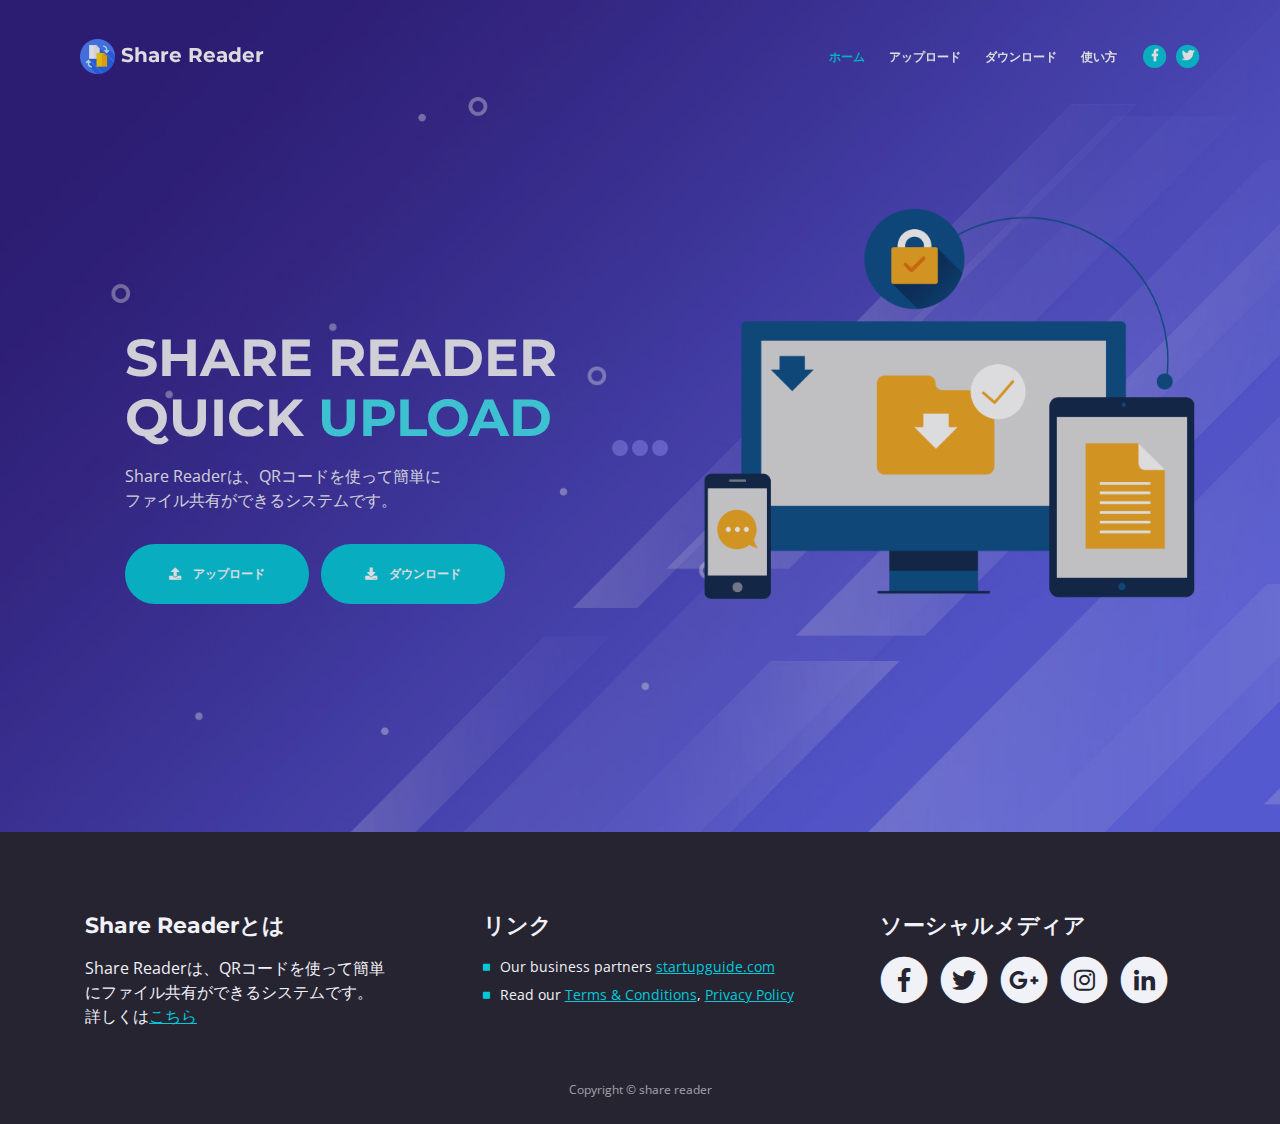
<file: index.html>
<!DOCTYPE html>
<html lang="ja">
<head>
    <meta charset="utf-8">
    <meta name="viewport" content="width=device-width, initial-scale=1, shrink-to-fit=no">
    
    <!-- SEO Meta Tags -->
    <meta name="description" content="Free mobile app HTML landing page template to help you build a great online presence for your app which will convert visitors into users">
    <meta name="author" content="Inovatik">

    <!-- OG Meta Tags to improve the way the post looks when you share the page on LinkedIn, Facebook, Google+ -->
	<meta property="og:site_name" content="" /> <!-- website name -->
	<meta property="og:site" content="" /> <!-- website link -->
	<meta property="og:title" content=""/> <!-- title shown in the actual shared post -->
	<meta property="og:description" content="" /> <!-- description shown in the actual shared post -->
	<meta property="og:image" content="" /> <!-- image link, make sure it's jpg -->
	<meta property="og:url" content="" /> <!-- where do you want your post to link to -->
	<meta property="og:type" content="article" />

    <!-- Website Title -->
    <title>Share Reader</title>
    
    <!-- Styles -->
    <link href="https://fonts.googleapis.com/css?family=Montserrat:400,600,700" rel="stylesheet">
    <link href="https://fonts.googleapis.com/css?family=Open+Sans:400,400i,700,700i" rel="stylesheet">
    <link href="css/bootstrap.css" rel="stylesheet">
    <link href="css/fontawesome-all.css" rel="stylesheet">
    <link href="css/swiper.css" rel="stylesheet">
	<link href="css/magnific-popup.css" rel="stylesheet">
	<link href="css/styles.css" rel="stylesheet">
	
	<!-- Favicon  -->
    <link rel="icon" href="images/favicon.png">
</head>
<body data-spy="scroll" data-target=".fixed-top">
    
    <!-- Preloader -->
	<div class="spinner-wrapper">
        <div class="spinner">
            <div class="bounce1"></div>
            <div class="bounce2"></div>
            <div class="bounce3"></div>
        </div>
    </div>
    <!-- end of preloader -->
    

    <!-- Navbar -->
    <nav class="navbar navbar-expand-md navbar-dark navbar-custom fixed-top">
        <!-- Text Logo - Use this if you don't have a graphic logo -->
        <!-- <a class="navbar-brand logo-text page-scroll" href="index.html">Leno</a> -->

        <!-- Image Logo -->
        <a class="navbar-brand logo-image" style="text-decoration: none;" href="index.html"><img style="width: auto; height: 35px" src="images/logo.png"> Share Reader</a> 
        
        <!-- Mobile Menu Toggle Button -->
        <button class="navbar-toggler" type="button" data-toggle="collapse" data-target="#navbarsExampleDefault" aria-controls="navbarsExampleDefault" aria-expanded="false" aria-label="Toggle navigation">
            <span class="navbar-toggler-awesome fas fa-bars"></span>
            <span class="navbar-toggler-awesome fas fa-times"></span>
        </button>
        <!-- end of mobile menu toggle button -->

        <div class="collapse navbar-collapse" id="navbarsExampleDefault">
            <ul class="navbar-nav ml-auto">
                <li class="nav-item">
                    <a class="nav-link page-scroll" href="#header">ホーム <span class="sr-only">(current)</span></a>
                </li>
                <li class="nav-item">
                    <a class="nav-link page-scroll" href="upload.html">アップロード</a>
                </li>
                <li class="nav-item">
                    <a class="nav-link page-scroll" href="download.html">ダウンロード</a>
                </li>
                <li class="nav-item">
                    <a class="nav-link page-scroll" href="how_to_use.html">使い方</a>
                </li>
            </ul>
            <span class="nav-item social-icons">
                <span class="fa-stack">
                    <a href="#your-link">
                        <i class="fas fa-circle fa-stack-2x"></i>
                        <i class="fab fa-facebook-f fa-stack-1x"></i>
                    </a>
                </span>
                <span class="fa-stack">
                    <a href="#your-link">
                        <i class="fas fa-circle fa-stack-2x"></i>
                        <i class="fab fa-twitter fa-stack-1x"></i>
                    </a>
                </span>
            </span>
        </div>
    </nav> <!-- end of navbar -->
    <!-- end of navbar -->


    <!-- Header -->
    <header id="header" class="header">
        <div class="header-content">
            <div class="container">
                <div class="row">
                    <div class="col-lg-6">
                        <div class="text-container">
                            <h1>SHARE READER <br> QUICK <span id="js-rotating"> UPLOAD, SHARE</span></h1>
                            <p class="p-large">Share Readerは、QRコードを使って簡単に<br>ファイル共有ができるシステムです。</p>
                            <a class="btn-solid-lg page-scroll" href="upload.html"><i class="fas fa-upload"></i>　アップロード</a>
                            <a class="btn-solid-lg page-scroll" href="download.html"><i class="fas fa-download"></i>　ダウンロード</a>
                        </div>
                    </div> <!-- end of col -->
                    <div class="col-lg-6">
                        <div class="image-container">
                            <img class="img-fluid" src="images/file-share.png" alt="alternative">
                        </div> <!-- end of image-container -->
                    </div> <!-- end of col -->
                </div> <!-- end of row -->
            </div> <!-- end of container -->
        </div> <!-- end of header-content -->
    </header> <!-- end of header -->
    <!-- end of header -->

    <!-- Footer -->
    <div class="footer">
        <div class="container">
            <div class="row">
                <div class="col-md-4">
                    <div class="footer-col">
                        <h4>Share Readerとは</h4>
                        <p class="p-large">Share Readerは、QRコードを使って簡単にファイル共有ができるシステムです。<br>詳しくは<a class="turquoise" href="how_to_use.html">こちら</a></p>
                    </div>
                </div> <!-- end of col -->
                <div class="col-md-4">
                    <div class="footer-col middle">
                        <h4>リンク</h4>
                        <ul class="list-unstyled li-space-lg">
                            <li class="media">
                                <i class="fas fa-square"></i>
                                <div class="media-body">Our business partners <a class="turquoise" href="#your-link">startupguide.com</a></div>
                            </li>
                            <li class="media">
                                <i class="fas fa-square"></i>
                                <div class="media-body">Read our <a class="turquoise" href="terms-conditions.html">Terms & Conditions</a>, <a class="turquoise" href="privacy-policy.html">Privacy Policy</a></div>
                            </li>
                        </ul>
                    </div>
                </div> <!-- end of col -->
                <div class="col-md-4">
                    <div class="footer-col last">
                        <h4>ソーシャルメディア</h4>
                        <span class="fa-stack">
                            <a href="#your-link">
                                <i class="fas fa-circle fa-stack-2x"></i>
                                <i class="fab fa-facebook-f fa-stack-1x"></i>
                            </a>
                        </span>
                        <span class="fa-stack">
                            <a href="#your-link">
                                <i class="fas fa-circle fa-stack-2x"></i>
                                <i class="fab fa-twitter fa-stack-1x"></i>
                            </a>
                        </span>
                        <span class="fa-stack">
                            <a href="#your-link">
                                <i class="fas fa-circle fa-stack-2x"></i>
                                <i class="fab fa-google-plus-g fa-stack-1x"></i>
                            </a>
                        </span>
                        <span class="fa-stack">
                            <a href="#your-link">
                                <i class="fas fa-circle fa-stack-2x"></i>
                                <i class="fab fa-instagram fa-stack-1x"></i>
                            </a>
                        </span>
                        <span class="fa-stack">
                            <a href="#your-link">
                                <i class="fas fa-circle fa-stack-2x"></i>
                                <i class="fab fa-linkedin-in fa-stack-1x"></i>
                            </a>
                        </span>
                    </div> 
                </div> <!-- end of col -->
            </div> <!-- end of row -->
        </div> <!-- end of container -->
    </div> <!-- end of footer -->  
    <!-- end of footer -->


    <!-- Copyright -->
    <div class="copyright">
        <div class="container">
            <div class="row">
                <div class="col-lg-12">
                    <p class="p-small">Copyright © share reader</p>
                </div> <!-- end of col -->
            </div> <!-- enf of row -->
        </div> <!-- end of container -->
    </div> <!-- end of copyright --> 
    <!-- end of copyright -->
    
    	
    <!-- Scripts -->
    <script src="js/jquery.min.js"></script> <!-- jQuery for Bootstrap's JavaScript plugins -->
    <script src="js/popper.min.js"></script> <!-- Popper tooltip library for Bootstrap -->
    <script src="js/bootstrap.min.js"></script> <!-- Bootstrap framework -->
    <script src="js/jquery.easing.min.js"></script> <!-- jQuery Easing for smooth scrolling between anchors -->
    <script src="js/swiper.min.js"></script> <!-- Swiper for image and text sliders -->
    <script src="js/jquery.magnific-popup.js"></script> <!-- Magnific Popup for lightboxes -->
    <script src="js/morphext.min.js"></script> <!-- Morphtext rotating text in the header -->
    <script src="js/validator.min.js"></script> <!-- Validator.js - Bootstrap plugin that validates forms -->
    <script src="js/scripts.js"></script> <!-- Custom scripts -->
    <script>hidePreloader();</script>
</body>
</html>
</file>
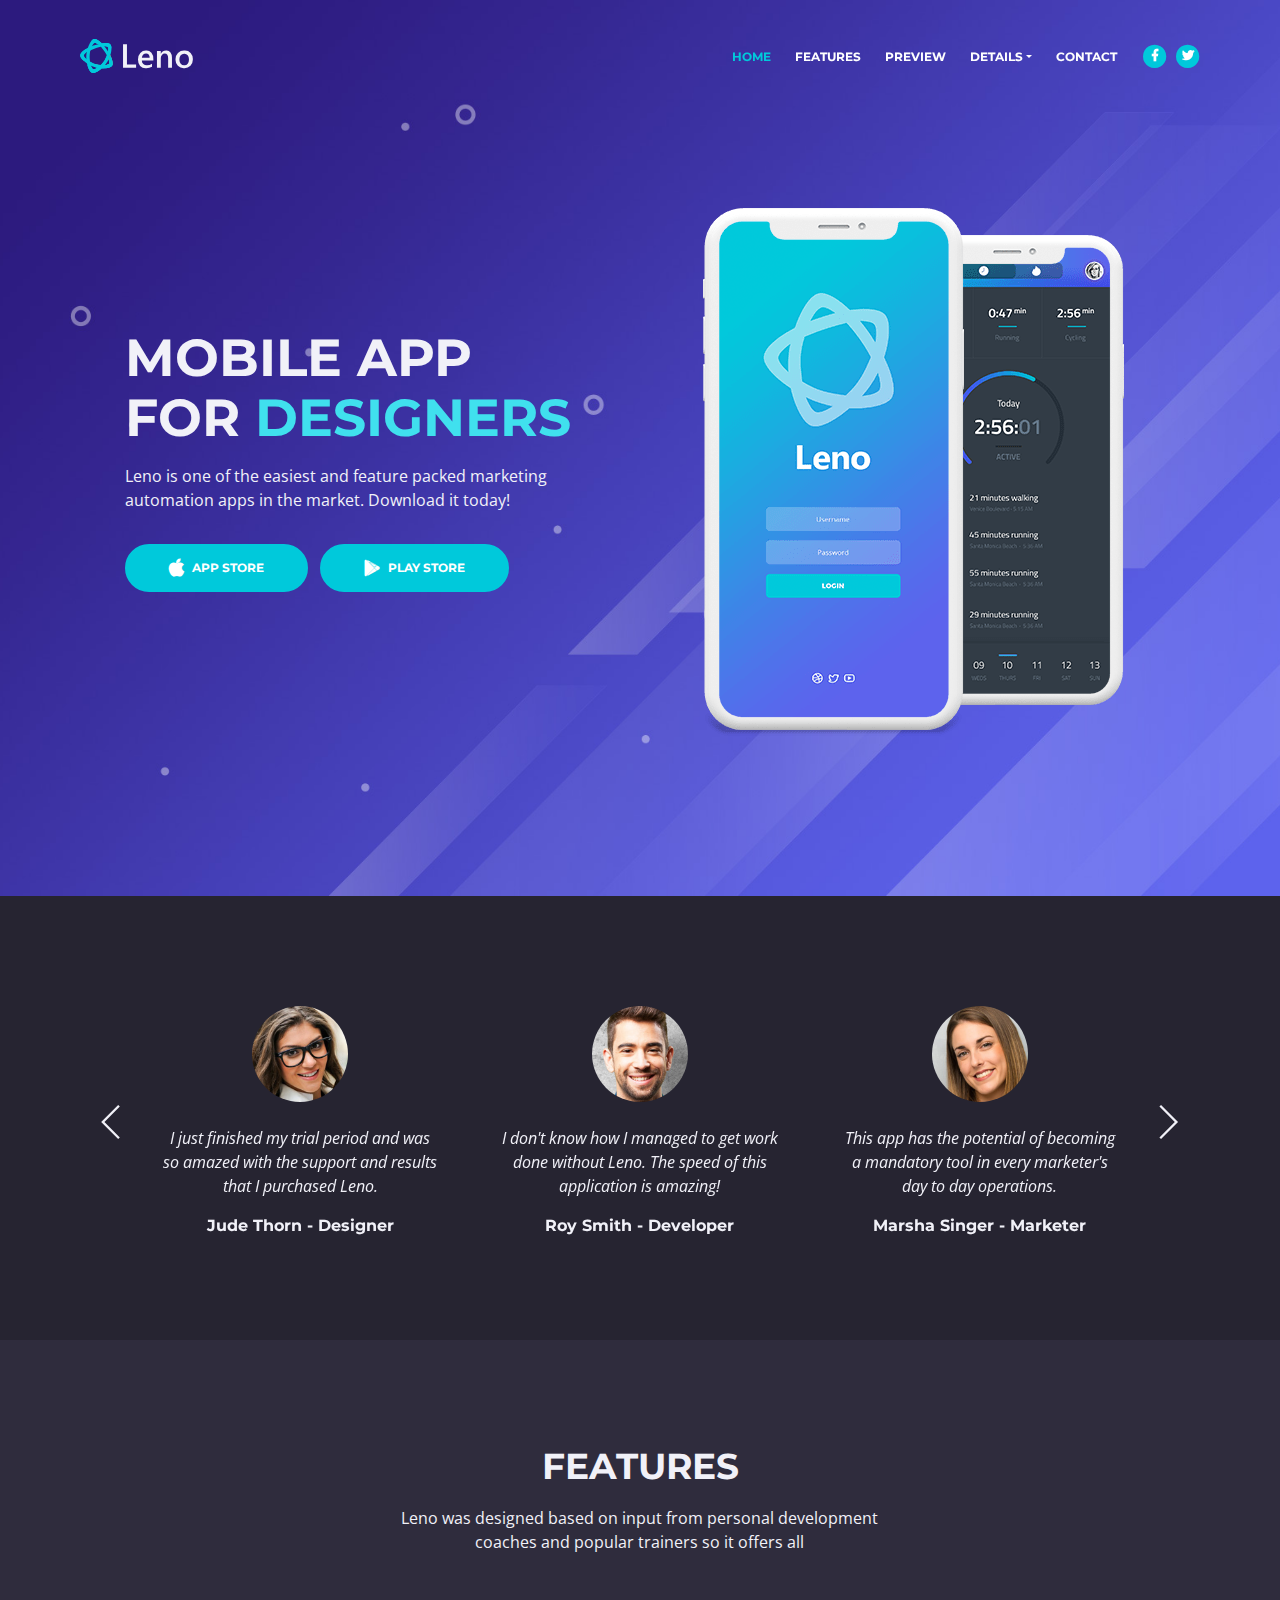
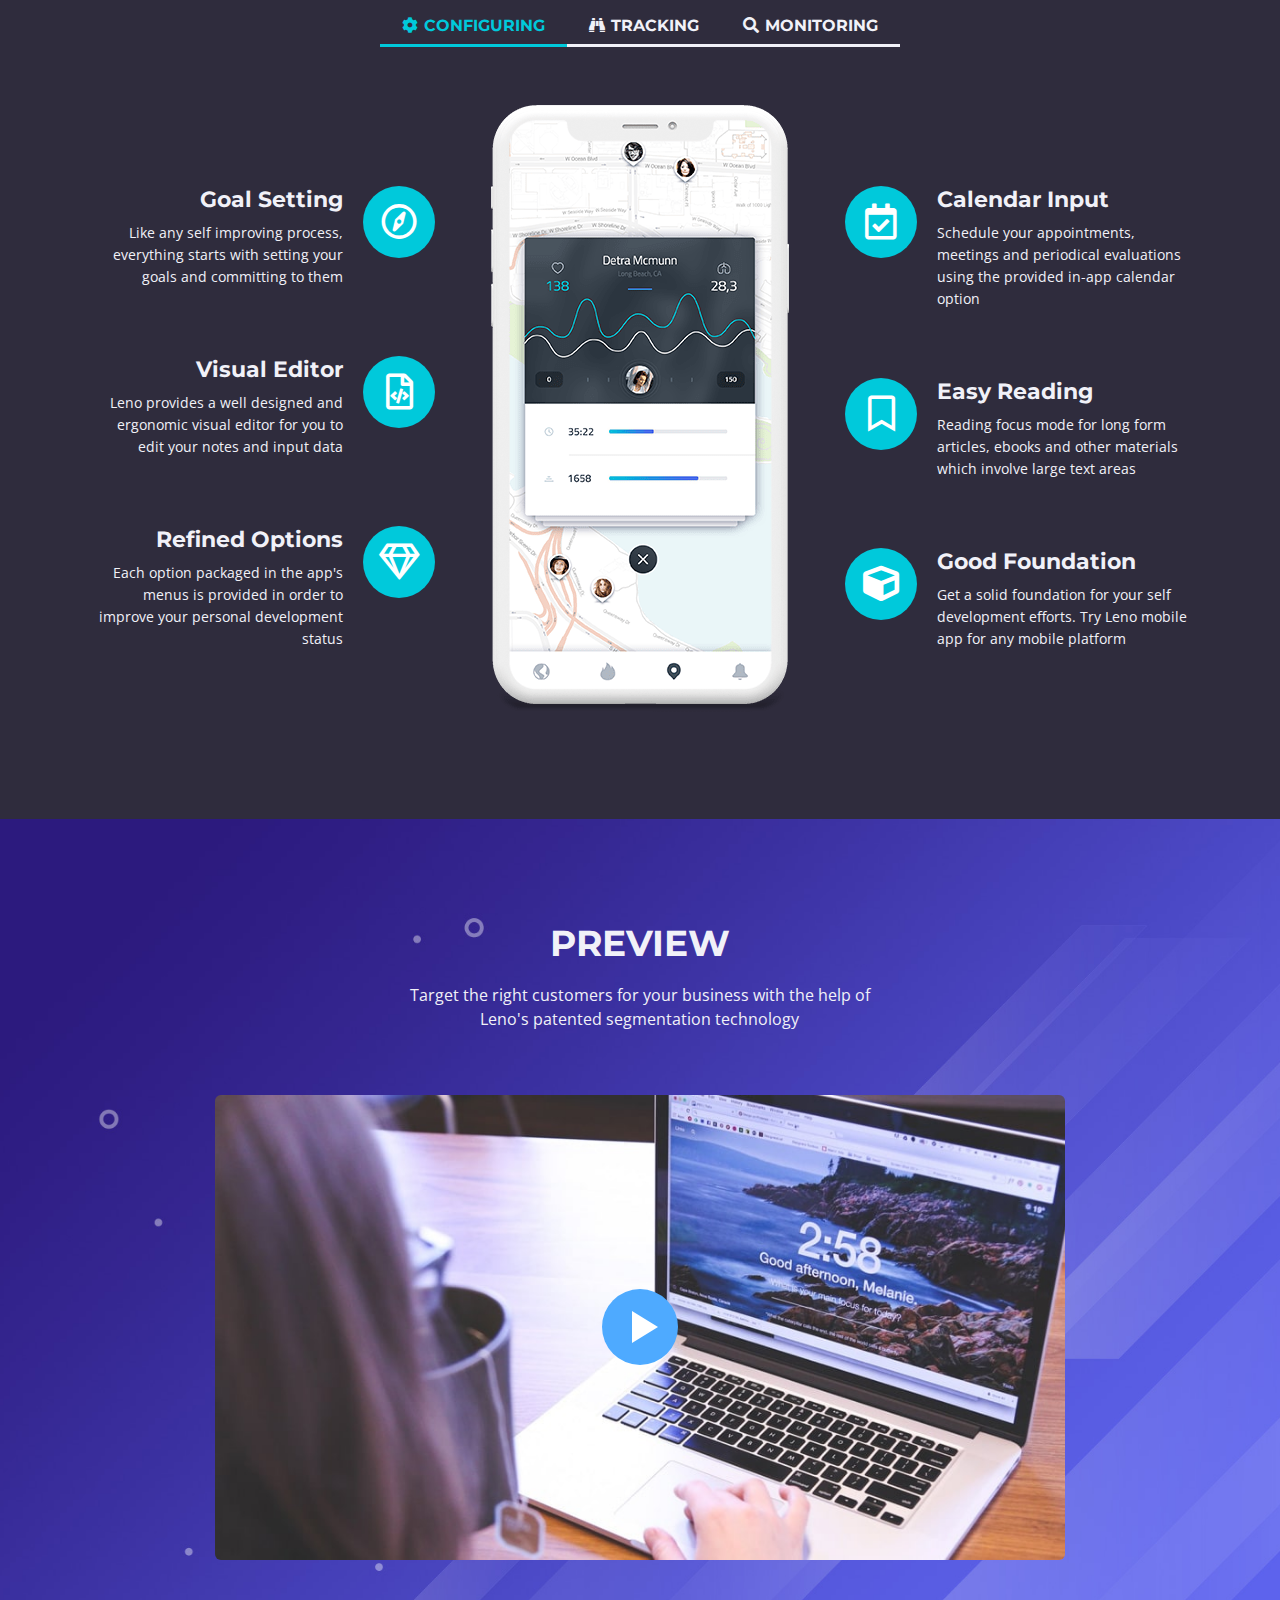
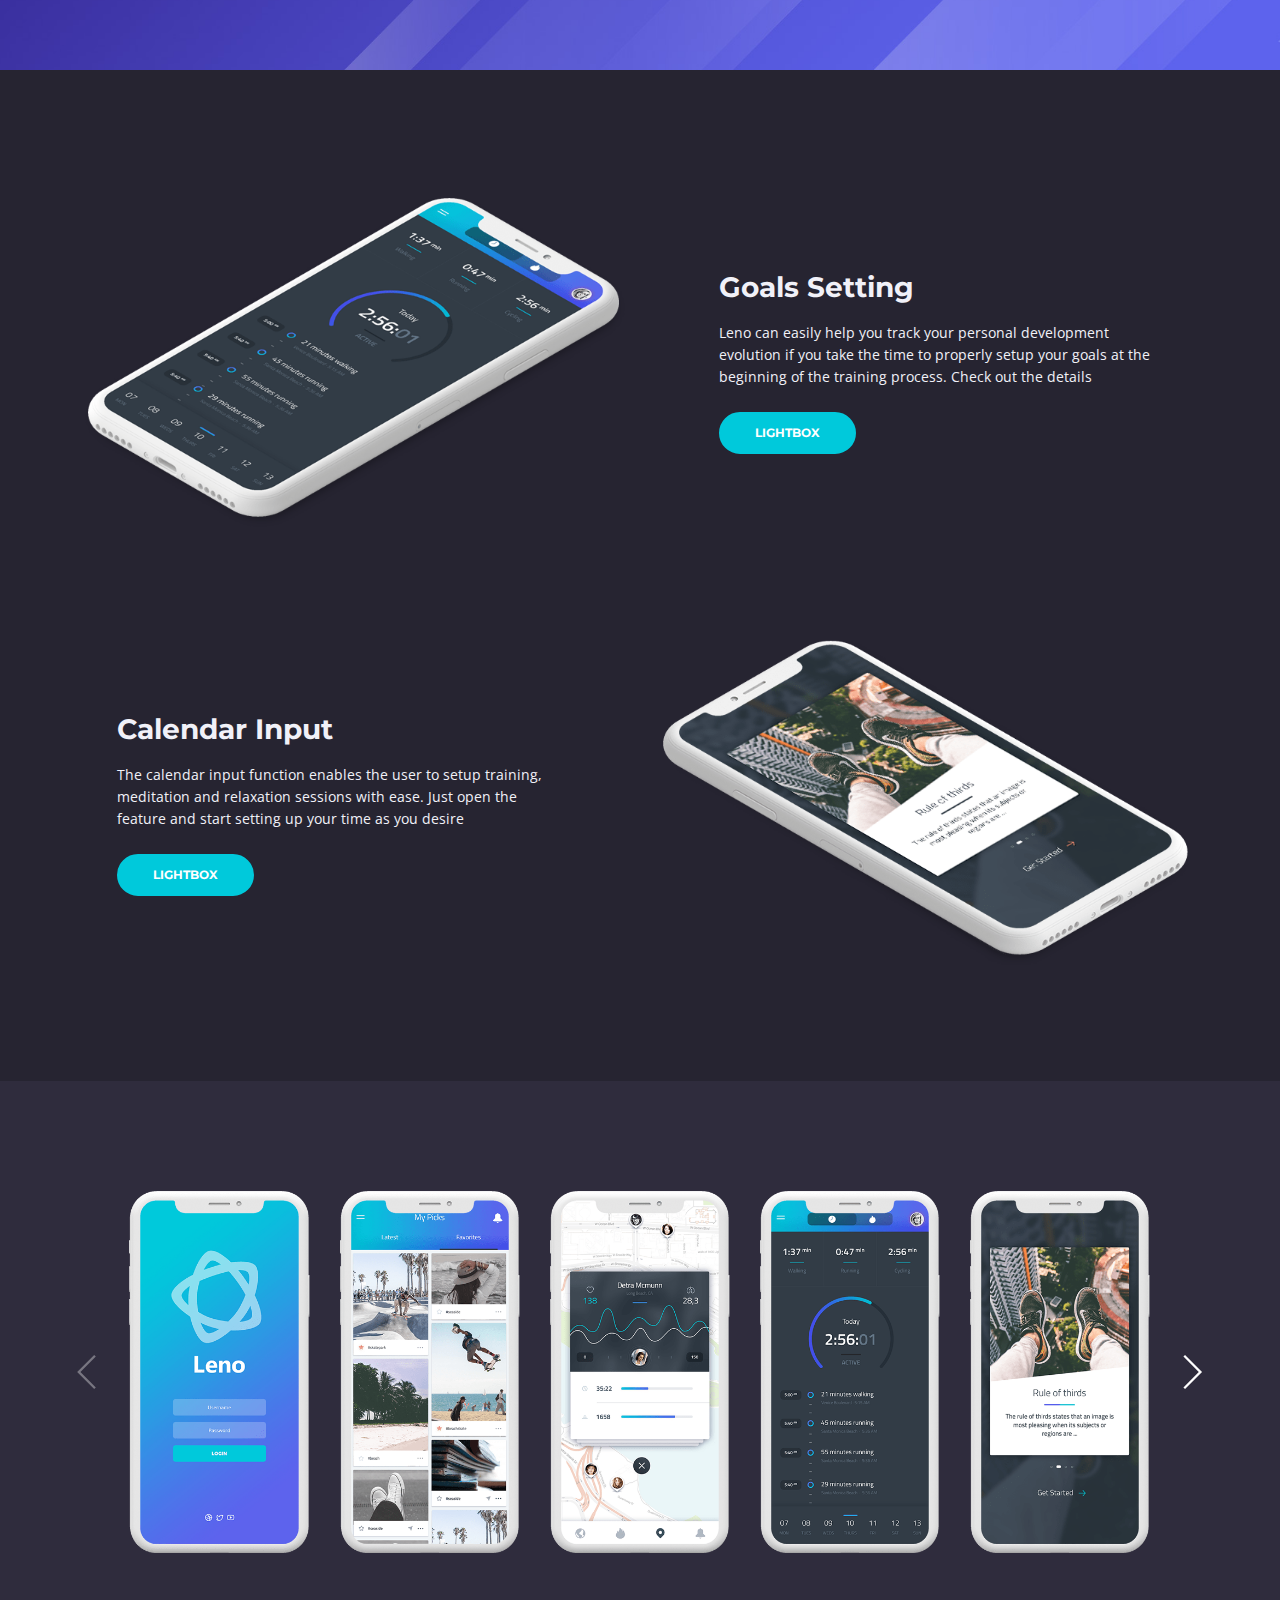
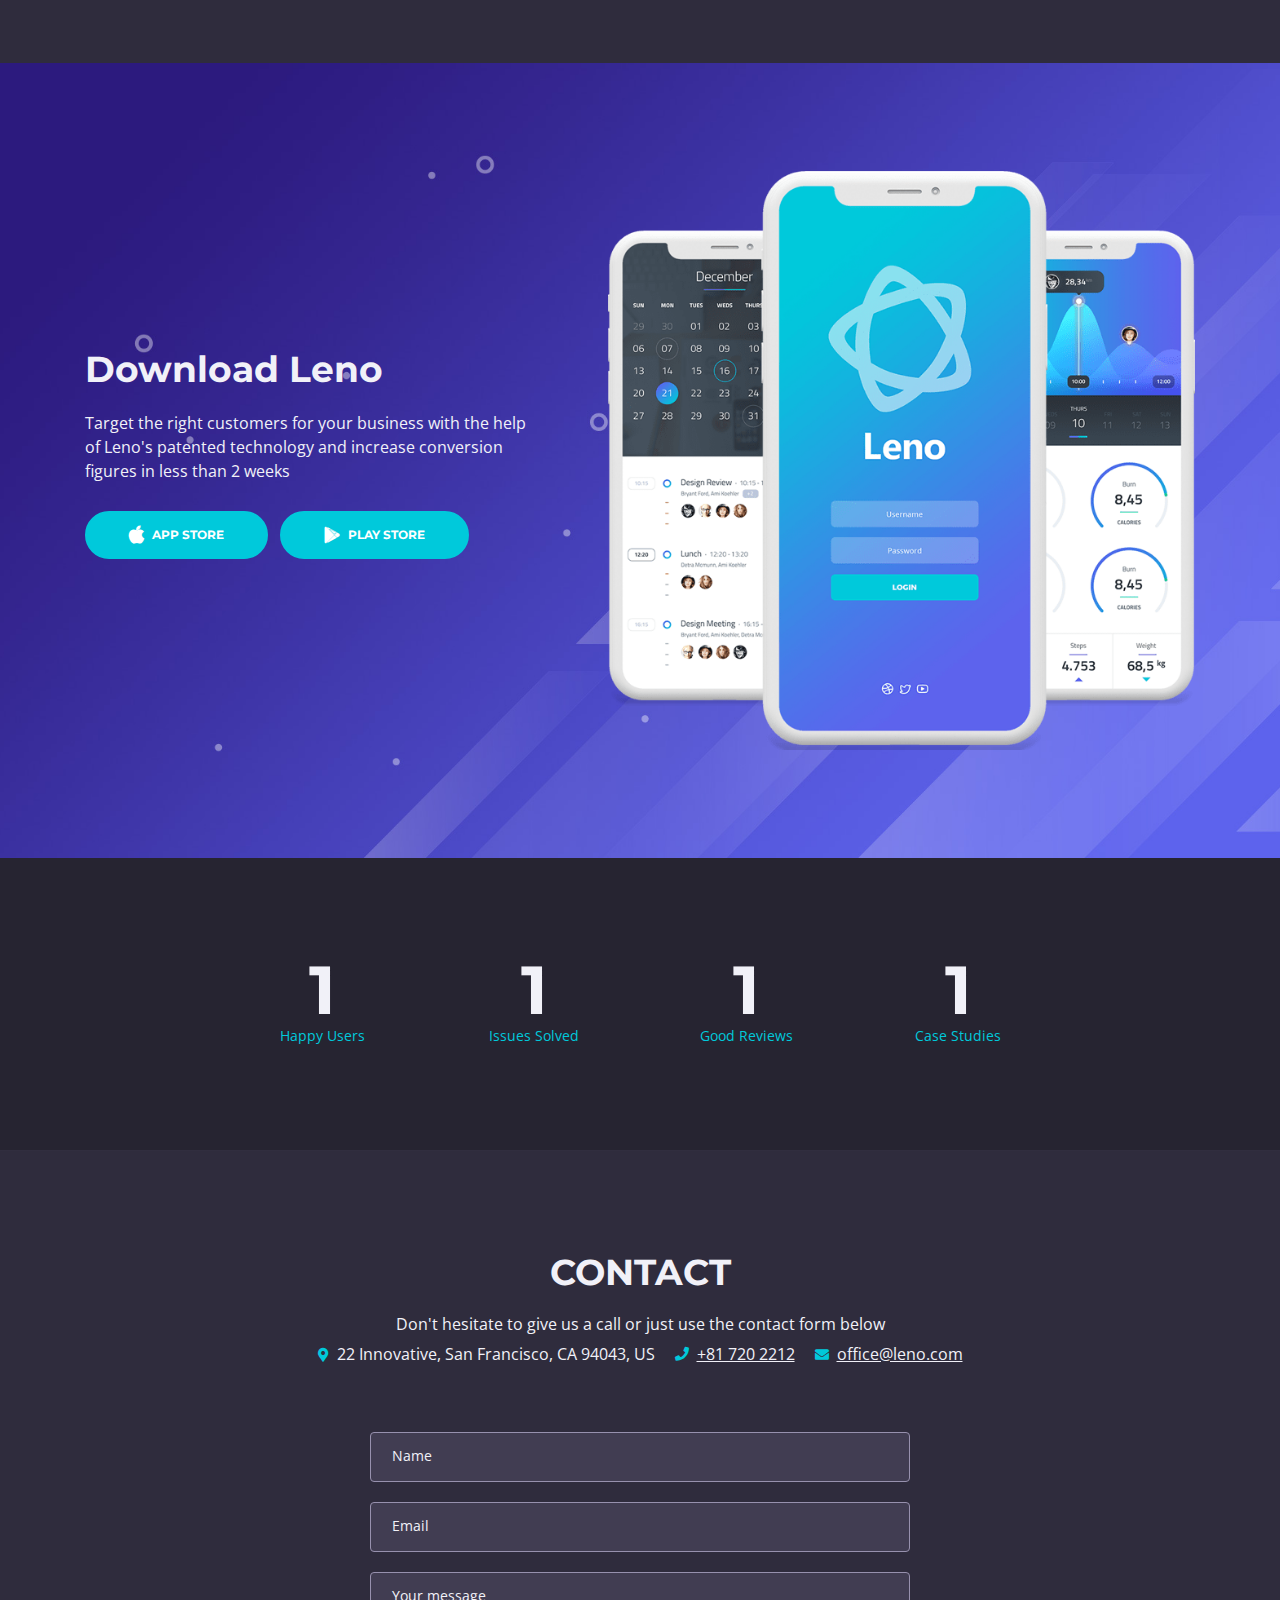
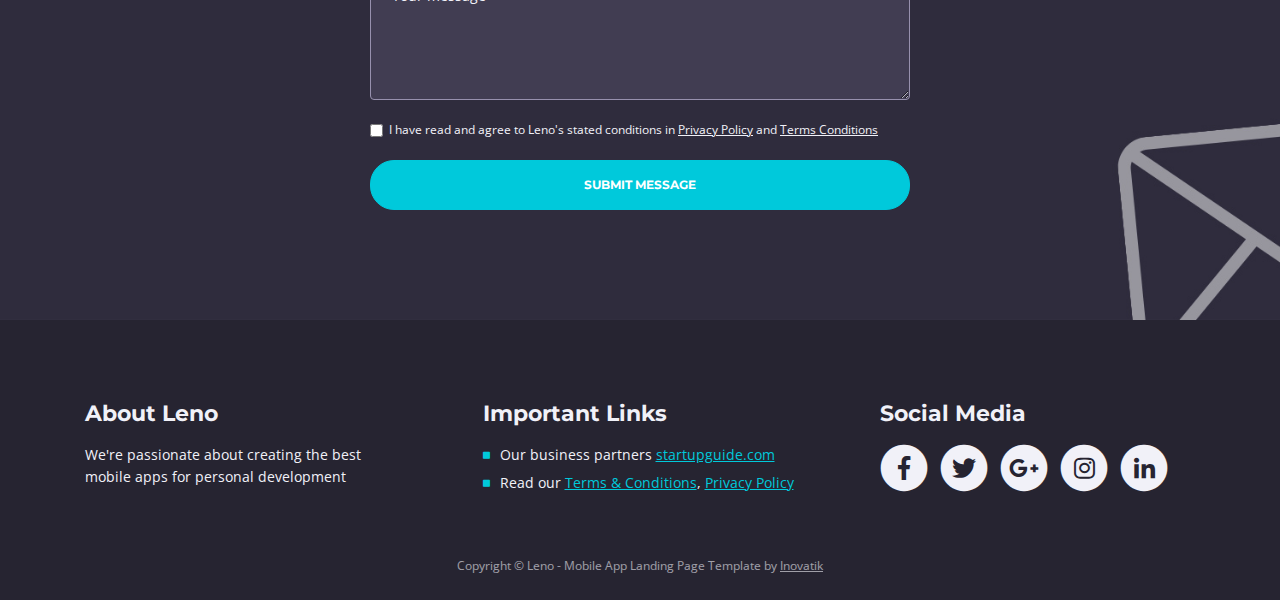
<file: leno/index.html>
<!DOCTYPE html>
<html lang="en">
<head>
    <meta charset="utf-8">
    <meta name="viewport" content="width=device-width, initial-scale=1, shrink-to-fit=no">
    
    <!-- SEO Meta Tags -->
    <meta name="description" content="Free mobile app HTML landing page template to help you build a great online presence for your app which will convert visitors into users">
    <meta name="author" content="Inovatik">

    <!-- OG Meta Tags to improve the way the post looks when you share the page on LinkedIn, Facebook, Google+ -->
	<meta property="og:site_name" content="" /> <!-- website name -->
	<meta property="og:site" content="" /> <!-- website link -->
	<meta property="og:title" content=""/> <!-- title shown in the actual shared post -->
	<meta property="og:description" content="" /> <!-- description shown in the actual shared post -->
	<meta property="og:image" content="" /> <!-- image link, make sure it's jpg -->
	<meta property="og:url" content="" /> <!-- where do you want your post to link to -->
	<meta property="og:type" content="article" />

    <!-- Website Title -->
    <title>Leno - Free Mobile App Landing Page Template</title>
    
    <!-- Styles -->
    <link href="https://fonts.googleapis.com/css?family=Montserrat:400,600,700" rel="stylesheet">
    <link href="https://fonts.googleapis.com/css?family=Open+Sans:400,400i,700,700i" rel="stylesheet">
    <link href="css/bootstrap.css" rel="stylesheet">
    <link href="css/fontawesome-all.css" rel="stylesheet">
    <link href="css/swiper.css" rel="stylesheet">
	<link href="css/magnific-popup.css" rel="stylesheet">
	<link href="css/styles.css" rel="stylesheet">
	
	<!-- Favicon  -->
    <link rel="icon" href="images/favicon.png">
</head>
<body data-spy="scroll" data-target=".fixed-top">
    
    <!-- Preloader -->
	<div class="spinner-wrapper">
        <div class="spinner">
            <div class="bounce1"></div>
            <div class="bounce2"></div>
            <div class="bounce3"></div>
        </div>
    </div>
    <!-- end of preloader -->
    

    <!-- Navbar -->
    <nav class="navbar navbar-expand-md navbar-dark navbar-custom fixed-top">
        <!-- Text Logo - Use this if you don't have a graphic logo -->
        <!-- <a class="navbar-brand logo-text page-scroll" href="index.html">Leno</a> -->

        <!-- Image Logo -->
        <a class="navbar-brand logo-image" href="index.html"><img src="images/logo.svg" alt="alternative"></a> 
        
        <!-- Mobile Menu Toggle Button -->
        <button class="navbar-toggler" type="button" data-toggle="collapse" data-target="#navbarsExampleDefault" aria-controls="navbarsExampleDefault" aria-expanded="false" aria-label="Toggle navigation">
            <span class="navbar-toggler-awesome fas fa-bars"></span>
            <span class="navbar-toggler-awesome fas fa-times"></span>
        </button>
        <!-- end of mobile menu toggle button -->

        <div class="collapse navbar-collapse" id="navbarsExampleDefault">
            <ul class="navbar-nav ml-auto">
                <li class="nav-item">
                    <a class="nav-link page-scroll" href="#header">HOME <span class="sr-only">(current)</span></a>
                </li>
                <li class="nav-item">
                    <a class="nav-link page-scroll" href="#features">FEATURES</a>
                </li>
                <li class="nav-item">
                    <a class="nav-link page-scroll" href="#preview">PREVIEW</a>
                </li>

                <!-- Dropdown Menu -->          
                <li class="nav-item dropdown">
                    <a class="nav-link dropdown-toggle page-scroll" href="#details" id="navbarDropdown" role="button" aria-haspopup="true" aria-expanded="false">DETAILS</a>
                    <div class="dropdown-menu" aria-labelledby="navbarDropdown">
                        <a class="dropdown-item" href="terms-conditions.html"><span class="item-text">TERMS CONDITIONS</span></a>
                        <div class="dropdown-items-divide-hr"></div>
                        <a class="dropdown-item" href="privacy-policy.html"><span class="item-text">PRIVACY POLICY</span></a>
                    </div>
                </li>
                <!-- end of dropdown menu -->

                <li class="nav-item">
                    <a class="nav-link page-scroll" href="#contact">CONTACT</a>
                </li>
            </ul>
            <span class="nav-item social-icons">
                <span class="fa-stack">
                    <a href="#your-link">
                        <i class="fas fa-circle fa-stack-2x"></i>
                        <i class="fab fa-facebook-f fa-stack-1x"></i>
                    </a>
                </span>
                <span class="fa-stack">
                    <a href="#your-link">
                        <i class="fas fa-circle fa-stack-2x"></i>
                        <i class="fab fa-twitter fa-stack-1x"></i>
                    </a>
                </span>
            </span>
        </div>
    </nav> <!-- end of navbar -->
    <!-- end of navbar -->


    <!-- Header -->
    <header id="header" class="header">
        <div class="header-content">
            <div class="container">
                <div class="row">
                    <div class="col-lg-6">
                        <div class="text-container">
                            <h1>MOBILE APP <br>FOR <span id="js-rotating">DESIGNERS, MARKETERS, DEVELOPERS</span></h1>
                            <p class="p-large">Leno is one of the easiest and feature packed marketing automation apps in the market. Download it today!</p>
                            <a class="btn-solid-lg page-scroll" href="#your-link"><i class="fab fa-apple"></i>APP STORE</a>
                            <a class="btn-solid-lg page-scroll" href="#your-link"><i class="fab fa-google-play"></i>PLAY STORE</a>
                        </div>
                    </div> <!-- end of col -->
                    <div class="col-lg-6">
                        <div class="image-container">
                            <img class="img-fluid" src="images/header-iphone.png" alt="alternative">
                        </div> <!-- end of image-container -->
                    </div> <!-- end of col -->
                </div> <!-- end of row -->
            </div> <!-- end of container -->
        </div> <!-- end of header-content -->
    </header> <!-- end of header -->
    <!-- end of header -->


    <!-- Testimonials -->
    <div class="slider-1">
        <div class="container">
            <div class="row">
                <div class="col-lg-12">

                    <!-- Card Slider -->
                    <div class="slider-container">
                        <div class="swiper-container card-slider">
                            <div class="swiper-wrapper">
                                
                                <!-- Slide -->
                                <div class="swiper-slide">
                                    <div class="card">
                                        <img class="card-image" src="images/testimonial-1.jpg" alt="alternative">
                                        <div class="card-body">
                                            <p class="testimonial-text">I just finished my trial period and was so amazed with the support and results that I purchased Leno.</p>
                                            <p class="testimonial-author">Jude Thorn - Designer</p>
                                        </div>
                                    </div>
                                </div> <!-- end of swiper-slide -->
                                <!-- end of slide -->
        
                                <!-- Slide -->
                                <div class="swiper-slide">
                                    <div class="card">
                                        <img class="card-image" src="images/testimonial-2.jpg" alt="alternative">
                                        <div class="card-body">
                                            <p class="testimonial-text">I don't know how I managed to get work done without Leno. The speed of this application is amazing!</p>
                                            <p class="testimonial-author">Roy Smith - Developer</p>
                                        </div>
                                    </div>        
                                </div> <!-- end of swiper-slide -->
                                <!-- end of slide -->
        
                                <!-- Slide -->
                                <div class="swiper-slide">
                                    <div class="card">
                                        <img class="card-image" src="images/testimonial-3.jpg" alt="alternative">
                                        <div class="card-body">
                                            <p class="testimonial-text">This app has the potential of becoming a mandatory tool in every marketer's day to day operations.</p>
                                            <p class="testimonial-author">Marsha Singer - Marketer</p>
                                        </div>
                                    </div>        
                                </div> <!-- end of swiper-slide -->
                                <!-- end of slide -->
        
                                <!-- Slide -->
                                <div class="swiper-slide">
                                    <div class="card">
                                        <img class="card-image" src="images/testimonial-4.jpg" alt="alternative">
                                        <div class="card-body">
                                            <p class="testimonial-text">Searching for a great marketing automation app was difficult but thankfully I found Leno.</p>
                                            <p class="testimonial-author">Tim Shaw - Designer</p>
                                        </div>
                                    </div>
                                </div> <!-- end of swiper-slide -->
                                <!-- end of slide -->
        
                                <!-- Slide -->
                                <div class="swiper-slide">
                                    <div class="card">
                                        <img class="card-image" src="images/testimonial-5.jpg" alt="alternative">
                                        <div class="card-body">
                                            <p class="testimonial-text">Leno's support team is amazing. They've helped me with some issues and I am so grateful to them.</p>
                                            <p class="testimonial-author">Lindsay Spice - Marketer</p>
                                        </div>
                                    </div>        
                                </div> <!-- end of swiper-slide -->
                                <!-- end of slide -->
        
                                <!-- Slide -->
                                <div class="swiper-slide">
                                    <div class="card">
                                        <img class="card-image" src="images/testimonial-6.jpg" alt="alternative">
                                        <div class="card-body">
                                            <p class="testimonial-text">Who would have thought that Leno can provide such amazing results in just a few weeks of use</p>
                                            <p class="testimonial-author">Ann Black - Developer</p>
                                        </div>
                                    </div>        
                                </div> <!-- end of swiper-slide -->
                                <!-- end of slide -->
                            
                            </div> <!-- end of swiper-wrapper -->
        
                            <!-- Add Arrows -->
                            <div class="swiper-button-next"></div>
                            <div class="swiper-button-prev"></div>
                            <!-- end of add arrows -->
        
                        </div> <!-- end of swiper-container -->
                    </div> <!-- end of slider-container -->
                    <!-- end of card slider -->

                </div> <!-- end of col -->
            </div> <!-- end of row -->
        </div> <!-- end of container -->
    </div> <!-- end of slider-1 -->
    <!-- end of testimonials -->
    

    <!-- Features -->
    <div id="features" class="tabs">
        <div class="container">
            <div class="row">
                <div class="col-lg-12">
                    <h2>FEATURES</h2>
                    <div class="p-heading p-large">Leno was designed based on input from personal development coaches and popular trainers so it offers all</div>
                </div> <!-- end of col -->
            </div> <!-- end of row -->
            <div class="row">

                <!-- Tabs Links -->
                <ul class="nav nav-tabs" id="lenoTabs" role="tablist">
                    <li class="nav-item">
                        <a class="nav-link active" id="nav-tab-1" data-toggle="tab" href="#tab-1" role="tab" aria-controls="tab-1" aria-selected="true"><i class="fas fa-cog"></i>CONFIGURING</a>
                    </li>
                    <li class="nav-item">
                        <a class="nav-link" id="nav-tab-2" data-toggle="tab" href="#tab-2" role="tab" aria-controls="tab-2" aria-selected="false"><i class="fas fa-binoculars"></i>TRACKING</a>
                    </li>
                    <li class="nav-item">
                        <a class="nav-link" id="nav-tab-3" data-toggle="tab" href="#tab-3" role="tab" aria-controls="tab-3" aria-selected="false"><i class="fas fa-search"></i>MONITORING</a>
                    </li>
                </ul>
                <!-- end of tabs links -->


                <!-- Tabs Content-->
                <div class="tab-content" id="lenoTabsContent">
                    
                    <!-- Tab -->
                    <div class="tab-pane fade show active" id="tab-1" role="tabpanel" aria-labelledby="tab-1">
                        <div class="container">
                            <div class="row">
                                
                                <!-- Icon Cards Pane -->
                                <div class="col-lg-4">
                                    <div class="card left-pane first">
                                        <div class="card-body">
                                            <div class="text-wrapper">
                                                <h4 class="card-title">Goal Setting</h4>
                                                <p>Like any self improving process, everything starts with setting your goals and committing to them</p>
                                            </div>
                                            <div class="card-icon">
                                                <i class="far fa-compass"></i>
                                            </div>
                                        </div>
                                    </div>
                                    <div class="card left-pane">
                                        <div class="card-body">
                                            <div class="text-wrapper">
                                                <h4 class="card-title">Visual Editor</h4>
                                                <p>Leno provides a well designed and ergonomic visual editor for you to edit your notes and input data</p>
                                            </div>
                                            <div class="card-icon">
                                                <i class="far fa-file-code"></i>
                                            </div>
                                        </div>
                                    </div>
                                    <div class="card left-pane">
                                        <div class="card-body">
                                            <div class="text-wrapper">
                                                <h4 class="card-title">Refined Options</h4>
                                                <p>Each option packaged in the app's menus is provided in order to improve your personal development status</p>
                                            </div>
                                            <div class="card-icon">
                                                <i class="far fa-gem"></i>
                                            </div>
                                        </div>
                                    </div>
                                </div>
                                <!-- end of icon cards pane -->

                                <!-- Image Pane -->
                                <div class="col-lg-4">
                                    <img class="img-fluid" src="images/features-iphone-1.png" alt="alternative">
                                </div>
                                <!-- end of image pane -->
                                
                                <!-- Icon Cards Pane -->
                                <div class="col-lg-4">
                                    <div class="card right-pane first">
                                        <div class="card-body">
                                            <div class="card-icon">
                                                <i class="far fa-calendar-check"></i>
                                            </div>
                                            <div class="text-wrapper">
                                                <h4 class="card-title">Calendar Input</h4>
                                                <p>Schedule your appointments, meetings and periodical evaluations using the provided in-app calendar option</p>
                                            </div>
                                        </div>
                                    </div>
                                    <div class="card right-pane">
                                        <div class="card-body">
                                            <div class="card-icon">
                                                <i class="far fa-bookmark"></i>
                                            </div>
                                            <div class="text-wrapper">
                                                <h4 class="card-title">Easy Reading</h4>
                                                <p>Reading focus mode for long form articles, ebooks and other materials which involve large text areas</p>
                                            </div>
                                        </div>
                                    </div>
                                    <div class="card right-pane">
                                        <div class="card-body">
                                            <div class="card-icon">
                                                <i class="fas fa-cube"></i>
                                            </div>
                                            <div class="text-wrapper">
                                                <h4 class="card-title">Good Foundation</h4>
                                                <p>Get a solid foundation for your self development efforts. Try Leno mobile app for any mobile platform</p>
                                            </div>
                                        </div>
                                    </div>
                                </div>
                                <!-- end of icon cards pane -->

                            </div> <!-- end of row -->
                        </div> <!-- end of container -->
                    </div> <!-- end of tab-pane -->
                    <!-- end of tab -->

                    <!-- Tab -->
                    <div class="tab-pane fade" id="tab-2" role="tabpanel" aria-labelledby="tab-2">
                        <div class="container">
                            <div class="row">

                                <!-- Image Pane -->
                                <div class="col-md-4">
                                    <img class="img-fluid" src="images/features-iphone-2.png" alt="alternative">
                                </div>
                                <!-- end of image pane -->
                                
                                <!-- Text And Icon Cards Area -->
                                <div class="col-md-8">
                                    <div class="text-area">
                                        <h3>Track Result Based On Your</h3>
                                        <p>After you've configured the app and settled on the data gathering techniques you can not start the information trackers and start collecting those <a class="turquoise" href="#your-link">interesting details</a>. You can always change them.</p>
                                    </div> <!-- end of text-area -->
                                    
                                    <div class="icon-cards-area">
                                            <div class="card">
                                                <div class="card-icon">
                                                    <i class="fas fa-cube"></i>
                                                </div>
                                                <div class="card-body">
                                                    <h4 class="card-title">Good Foundation</h4>
                                                    <p>Get a solid foundation for your self development efforts. Try Leno mobile app for any mobile platform</p>
                                                </div>
                                            </div>
                                            <div class="card">
                                                <div class="card-icon">
                                                    <i class="far fa-bookmark"></i>
                                                </div>
                                                <div class="card-body">
                                                    <h4 class="card-title">Easy Reading</h4>
                                                    <p>Reading focus mode for long form articles, ebooks and other materials which involve large text areas</p>
                                                </div>
                                            </div>
                                            <div class="card">
                                                <div class="card-icon">
                                                    <i class="far fa-calendar-check"></i>
                                                </div>
                                                <div class="card-body">
                                                    <h4 class="card-title">Calendar Input</h4>
                                                    <p>Schedule your appointments, meetings and periodical evaluations using the provided in-app calendar option</p>
                                                </div>
                                            </div>
                                            <div class="card">
                                                <div class="card-icon">
                                                    <i class="far fa-file-code"></i>
                                                </div>
                                                <div class="card-body">
                                                    <h4 class="card-title">Visual Editor</h4>
                                                    <p>Leno provides a well designed and ergonomic visual editor for you to edit your notes and input data</p>
                                                </div>
                                            </div>
                                    </div> <!-- end of icon cards area -->
                                </div> <!-- end of col-md-8 -->
                                <!-- end of text and icon cards area -->

                            </div> <!-- end of row -->
                        </div> <!-- end of container -->
                    </div> <!-- end of tab-pane -->
                    <!-- end of tab -->

                    <!-- Tab -->
                    <div class="tab-pane fade" id="tab-3" role="tabpanel" aria-labelledby="tab-3">
                        <div class="container">
                            <div class="row">

                                <!-- Text And Icon Cards Area -->
                                <div class="col-md-8">
                                    <div class="icon-cards-area">
                                        <div class="card">
                                            <div class="card-icon">
                                                <i class="far fa-calendar-check"></i>
                                            </div>
                                            <div class="card-body">
                                                <h4 class="card-title">Calendar Input</h4>
                                                <p>Schedule your appointments, meetings and periodical evaluations using the provided in-app calendar option</p>
                                            </div>
                                        </div>
                                        <div class="card">
                                            <div class="card-icon">
                                                <i class="far fa-file-code"></i>
                                            </div>
                                            <div class="card-body">
                                                <h4 class="card-title">Visual Editor</h4>
                                                <p>Leno provides a well designed and ergonomic visual editor for you to edit your notes and input data</p>
                                            </div>
                                        </div>
                                        <div class="card">
                                            <div class="card-icon">
                                                <i class="fas fa-cube"></i>
                                            </div>
                                            <div class="card-body">
                                                <h4 class="card-title">Good Foundation</h4>
                                                <p>Get a solid foundation for your self development efforts. Try Leno mobile app for any mobile platform</p>
                                            </div>
                                        </div>
                                        <div class="card">
                                            <div class="card-icon">
                                                <i class="far fa-bookmark"></i>
                                            </div>
                                            <div class="card-body">
                                                <h4 class="card-title">Easy Reading</h4>
                                                <p>Reading focus mode for long form articles, ebooks and other materials which involve large text areas</p>
                                            </div>
                                        </div>
                                    </div> <!-- end of icon cards area -->
                                    
                                    <div class="text-area">
                                        <h3>Monitoring Tools Evaluation</h3>
                                        <p>Monitor the evolution of your finances and health state using tools integrated in Leno. The generated real time reports can be filtered based on any <a class="turquoise" href="#your-link">desired criteria</a>.</p>
                                    </div> <!-- end of text-area -->
                                </div> <!-- end of col-md-8 -->
                                <!-- end of text and icon cards area -->

                                <!-- Image Pane -->
                                <div class="col-md-4">
                                    <img class="img-fluid" src="images/features-iphone-3.png" alt="alternative">
                                </div>
                                <!-- end of image pane -->
                                    
                            </div> <!-- end of row -->
                        </div> <!-- end of container -->
                    </div><!-- end of tab-pane -->
                    <!-- end of tab -->

                </div> <!-- end of tab-content -->
                <!-- end of tabs content -->

            </div> <!-- end of row --> 
        </div> <!-- end of container --> 
    </div> <!-- end of tabs -->
    <!-- end of features -->


    <!-- Video -->
    <div id="preview" class="basic-1">
        <div class="container">
            <div class="row">
                <div class="col-lg-12">
                    <h2>PREVIEW</h2>
                    <div class="p-heading p-large">Target the right customers for your business with the help of Leno's patented segmentation technology</div>
                </div> <!-- end of col -->
            </div> <!-- end of row -->
            <div class="row">
                <div class="col-lg-12">

                    <!-- Video Preview -->
                    <div class="image-container">
                        <div class="video-wrapper">
                            <a class="popup-youtube" href="https://www.youtube.com/watch?v=fLCjQJCekTs" data-effect="fadeIn">
                                <img class="img-fluid" src="images/video-frame.jpg" alt="alternative">
                                <span class="video-play-button">
                                    <span></span>
                                </span>
                            </a>
                        </div> <!-- end of video-wrapper -->
                    </div> <!-- end of image-container -->
                    <!-- end of video preview -->

                </div> <!-- end of col -->
            </div> <!-- end of row -->
        </div> <!-- end of container -->
    </div> <!-- end of basic-1 -->
    <!-- end of video -->


    <!-- Details 1 -->
    <div id="details" class="basic-2">
        <div class="container">
            <div class="row">
                <div class="col-lg-6">
                    <img class="img-fluid" src="images/details-1-iphone.png" alt="alternative">
                </div> <!-- end of col -->
                <div class="col-lg-6">
                    <div class="text-container">
                        <h3>Goals Setting</h3>
                        <p>Leno can easily help you track your personal development evolution if you take the time to properly setup your goals at the beginning of the training process. Check out the details</p>
                        <a class="btn-solid-reg popup-with-move-anim" href="#details-lightbox-1">LIGHTBOX</a>
                    </div> <!-- end of text-container -->
                </div> <!-- end of col -->
            </div> <!-- end of row -->
        </div> <!-- end of container -->
    </div> <!-- end of basic-2 -->
    <!-- end of details 1 -->


    <!-- Details 2 -->
    <div class="basic-3">
        <div class="second">
            <div class="container">
                <div class="row">
                    <div class="col-lg-6">
                        <div class="text-container">
                            <h3>Calendar Input</h3>
                            <p>The calendar input function enables the user to setup training, meditation and relaxation sessions with ease. Just open the feature and start setting up your time as you desire</p>
                            <a class="btn-solid-reg popup-with-move-anim" href="#details-lightbox-2">LIGHTBOX</a>
                        </div> <!-- end of text-container -->
                    </div> <!-- end of col -->
                    <div class="col-lg-6">
                        <img class="img-fluid" src="images/details-2-iphone.png" alt="alternative">
                    </div> <!-- end of col -->
                </div> <!-- end of row -->
            </div> <!-- end of container -->
        </div> <!-- end of second -->
    </div> <!-- end of basic-3 -->    
    <!-- end of details 2 -->


    <!-- Details Lightboxes -->
	<!-- Lightbox -->
	<div id="details-lightbox-1" class="lightbox-basic zoom-anim-dialog mfp-hide">
		<div class="row">
			<button title="Close (Esc)" type="button" class="mfp-close x-button">×</button>
			<div class="col-lg-6">
				<img class="img-fluid" src="images/details-lightbox-1.png" alt="alternative">
			</div>
			<div class="col-lg-6">
				<h3>Goals Setting</h3>
				<hr>
                <p>Leno can easily help you track your personal development evolution if you take the time to set it up.</p>
                <h4>User Feedback</h4>
                <p>This is a great app which can help you save time and make your live easier. And it will help improve your productivity levels.</p>
                <p>You should definitely give it a try when you need a good app.</p>
				<table>
					<tr><td class="icon-cell"><i class="fas fa-desktop"></i></td><td>Responsive layout</td></tr>
					<tr><td class="icon-cell"><i class="fas fa-bullhorn"></i></td><td>Distinctive CTAs</td></tr>
					<tr><td class="icon-cell"><i class="fas fa-image"></i></td><td>Image gallery slider</td></tr>
					<tr><td class="icon-cell"><i class="fas fa-envelope"></i></td><td>Contact forms</td></tr>
					<tr><td class="icon-cell"><i class="fab fa-font-awesome-flag"></i></td><td>FontAwesome icons</td></tr>
					<tr><td class="icon-cell"><i class="fas fa-code"></i></td><td>Well-structured code</td></tr>
				</table>
				<a class="btn-solid-reg" href="#your-link">DETAILS</a> <a class="btn-outline-reg mfp-close as-button" href="#details">BACK</a> 
			</div>
		</div> <!-- end of row -->
    </div> <!-- end of lightbox-basic -->
    <!-- end of lightbox -->
    
    <!-- Lightbox -->
    <div id="details-lightbox-2" class="lightbox-basic zoom-anim-dialog mfp-hide">
		<div class="row">
			<button title="Close (Esc)" type="button" class="mfp-close x-button">×</button>
			<div class="col-lg-6">
				<img class="img-fluid" src="images/details-lightbox-2.png" alt="alternative">
			</div>
			<div class="col-lg-6">
				<h3>Calendar Input</h3>
				<hr>
                <p>The calendar input function enables the user to setup training, meditation and relaxation sessions with ease.</p>
                <h4>User Feedback</h4>
                <p>This is a great app which can help you save time and make your live easier. And it will help improve your productivity levels.</p>
                <p>You should definitely give it a try when you need a good app.</p>
				<table>
					<tr><td class="icon-cell"><i class="fas fa-desktop"></i></td><td>Responsive layout</td></tr>
					<tr><td class="icon-cell"><i class="fas fa-bullhorn"></i></td><td>Distinctive CTAs</td></tr>
					<tr><td class="icon-cell"><i class="fas fa-image"></i></td><td>Image gallery slider</td></tr>
					<tr><td class="icon-cell"><i class="fas fa-envelope"></i></td><td>Contact forms</td></tr>
					<tr><td class="icon-cell"><i class="fab fa-font-awesome-flag"></i></td><td>FontAwesome icons</td></tr>
					<tr><td class="icon-cell"><i class="fas fa-code"></i></td><td>Well-structured code</td></tr>
				</table>
				<a class="btn-solid-reg" href="#your-link">DETAILS</a> <a class="btn-outline-reg mfp-close as-button" href="#details">BACK</a>
			</div>
		</div> <!-- end of row -->
    </div> <!-- end of lightbox-basic -->
    <!-- end of lightbox -->
    <!-- end of details lightboxes -->


    <!-- Screenshots -->
    <div class="slider-2">
        <div class="container">
            <div class="row">
                <div class="col-lg-12">
                    
                    <!-- Image Slider -->
                    <div class="slider-container">
                        <div class="swiper-container image-slider">
                            <div class="swiper-wrapper">
                                
                                <!-- Slide -->
                                <div class="swiper-slide">
                                    <a href="images/screenshot-1.png" class="popup-link" data-effect="fadeIn">
                                        <img class="img-fluid" src="images/screenshot-1.png" alt="alternative">
                                    </a>
                                </div>
                                <!-- end of slide -->
                                
                                <!-- Slide -->
                                <div class="swiper-slide">
                                    <a href="images/screenshot-2.png" class="popup-link" data-effect="fadeIn">
                                        <img class="img-fluid" src="images/screenshot-2.png" alt="alternative">
                                    </a>
                                </div>
                                <!-- end of slide -->

                                <!-- Slide -->
                                <div class="swiper-slide">
                                    <a href="images/screenshot-3.png" class="popup-link" data-effect="fadeIn">
                                        <img class="img-fluid" src="images/screenshot-3.png" alt="alternative">
                                    </a>
                                </div>
                                <!-- end of slide -->

                                <!-- Slide -->
                                <div class="swiper-slide">
                                    <a href="images/screenshot-4.png" class="popup-link" data-effect="fadeIn">
                                        <img class="img-fluid" src="images/screenshot-4.png" alt="alternative">
                                    </a>
                                </div>
                                <!-- end of slide -->

                                <!-- Slide -->
                                <div class="swiper-slide">
                                    <a href="images/screenshot-5.png" class="popup-link" data-effect="fadeIn">
                                        <img class="img-fluid" src="images/screenshot-5.png" alt="alternative">
                                    </a>
                                </div>
                                <!-- end of slide -->
                                
                                <!-- Slide -->
                                <div class="swiper-slide">
                                    <a href="images/screenshot-6.png" class="popup-link" data-effect="fadeIn">
                                        <img class="img-fluid" src="images/screenshot-6.png" alt="alternative">
                                    </a>
                                </div>
                                <!-- end of slide -->

                                <!-- Slide -->
                                <div class="swiper-slide">
                                    <a href="images/screenshot-7.png" class="popup-link" data-effect="fadeIn">
                                        <img class="img-fluid" src="images/screenshot-7.png" alt="alternative">
                                    </a>
                                </div>
                                <!-- end of slide -->

                                <!-- Slide -->
                                <div class="swiper-slide">
                                    <a href="images/screenshot-8.png" class="popup-link" data-effect="fadeIn">
                                        <img class="img-fluid" src="images/screenshot-8.png" alt="alternative">
                                    </a>
                                </div>
                                <!-- end of slide -->

                                <!-- Slide -->
                                <div class="swiper-slide">
                                    <a href="images/screenshot-9.png" class="popup-link" data-effect="fadeIn">
                                        <img class="img-fluid" src="images/screenshot-9.png" alt="alternative">
                                    </a>
                                </div>
                                <!-- end of slide -->

                                <!-- Slide -->
                                <div class="swiper-slide">
                                    <a href="images/screenshot-10.png" class="popup-link" data-effect="fadeIn">
                                        <img class="img-fluid" src="images/screenshot-10.png" alt="alternative">
                                    </a>
                                </div>
                                <!-- end of slide -->
                                
                            </div> <!-- end of swiper-wrapper -->

                            <!-- Add Arrows -->
                            <div class="swiper-button-next"></div>
                            <div class="swiper-button-prev"></div>
                            <!-- end of add arrows -->

                        </div> <!-- end of swiper-container -->
                    </div> <!-- end of slider-container -->
                    <!-- end of image slider -->

                </div> <!-- end of col -->
            </div> <!-- end of row -->
        </div> <!-- end of container -->
    </div> <!-- end of slider-2 -->
    <!-- end of screenshots -->


    <!-- Download -->
    <div class="basic-4">
        <div class="container">
            <div class="row">
                <div class="col-lg-6 col-xl-5">
                    <div class="text-container">
                        <h2>Download <span class="blue">Leno</span></h2>
                        <p class="p-large">Target the right customers for your business with the help of Leno's patented technology and increase conversion figures in less than 2 weeks</p>
                        <a class="btn-solid-lg" href="#your-link"><i class="fab fa-apple"></i>APP STORE</a>
                        <a class="btn-solid-lg" href="#your-link"><i class="fab fa-google-play"></i>PLAY STORE</a>
                    </div> <!-- end of text-container -->
                </div> <!-- end of col -->
                <div class="col-lg-6 col-xl-7">
                    <div class="image-container">
                        <img class="img-fluid" src="images/download.png" alt="alternative">
                    </div> <!-- end of img-container -->
                </div> <!-- end of col -->
            </div> <!-- end of row -->
        </div> <!-- end of container -->
    </div> <!-- end of basic-4 -->
    <!-- end of download -->


    <!-- Statistics -->
    <div class="counter">
        <div class="container">
            <div class="row">
                <div class="col-lg-12">
                    
                    <!-- Counter -->
                    <div id="counter">
                        <div class="cell">
                            <div class="counter-value number-count" data-count="231">1</div>
                            <p class="counter-info">Happy Users</p>
                        </div>
                        <div class="cell">
                            <div class="counter-value number-count" data-count="85">1</div>
                            <p class="counter-info">Issues Solved</p>
                        </div>
                        <div class="cell">
                            <div class="counter-value number-count" data-count="59">1</div>
                            <p class="counter-info">Good Reviews</p>
                        </div>
                        <div class="cell">
                            <div class="counter-value number-count" data-count="127">1</div>
                            <p class="counter-info">Case Studies</p>
                        </div>
                    </div>
                    <!-- end of counter -->
                    
                </div> <!-- end of col -->
            </div> <!-- end of row -->
        </div> <!-- end of container -->
    </div> <!-- end of counter -->
    <!-- end of statistics -->


    <!-- Contact -->
    <div id="contact" class="form">
        <div class="container">
            <div class="row">
                <div class="col-lg-12">
                    <h2>CONTACT</h2>
                    <ul class="list-unstyled li-space-lg">
                        <li class="address">Don't hesitate to give us a call or just use the contact form below</li>
                        <li><i class="fas fa-map-marker-alt"></i>22 Innovative, San Francisco, CA 94043, US</li>
                        <li><i class="fas fa-phone"></i><a class="blue" href="tel:003024630820">+81 720 2212</a></li>
                        <li><i class="fas fa-envelope"></i><a class="blue" href="mailto:office@leno.com">office@leno.com</a></li>
                    </ul>
                </div> <!-- end of col -->
            </div> <!-- end of row -->
            <div class="row">
                <div class="col-lg-6 offset-lg-3">
                    
                    <!-- Contact Form -->
                    <form id="contactForm" data-toggle="validator" data-focus="false">
                        <div class="form-group">
                            <input type="text" class="form-control-input" id="cname" required>
                            <label class="label-control" for="cname">Name</label>
                            <div class="help-block with-errors"></div>
                        </div>
                        <div class="form-group">
                            <input type="email" class="form-control-input" id="cemail" required>
                            <label class="label-control" for="cemail">Email</label>
                            <div class="help-block with-errors"></div>
                        </div>
                        <div class="form-group">
                            <textarea class="form-control-textarea" id="cmessage" required></textarea>
                            <label class="label-control" for="cmessage">Your message</label>
                            <div class="help-block with-errors"></div>
                        </div>
                        <div class="form-group checkbox">
                            <input type="checkbox" id="cterms" value="Agreed-to-Terms" required>I have read and agree to Leno's stated conditions in <a href="privacy-policy.html">Privacy Policy</a> and <a href="terms-conditions.html">Terms Conditions</a> 
                            <div class="help-block with-errors"></div>
                        </div>
                        <div class="form-group">
                            <button type="submit" class="form-control-submit-button">SUBMIT MESSAGE</button>
                        </div>
                        <div class="form-message">
                            <div id="cmsgSubmit" class="h3 text-center hidden"></div>
                        </div>
                    </form>
                    <!-- end of contact form -->

                </div> <!-- end of col -->
            </div> <!-- end of row -->
        </div> <!-- end of container -->
    </div> <!-- end of form -->
    <!-- end of contact -->


    <!-- Footer -->
    <div class="footer">
        <div class="container">
            <div class="row">
                <div class="col-md-4">
                    <div class="footer-col">
                        <h4>About Leno</h4>
                        <p>We're passionate about creating the best mobile apps for personal development</p>
                    </div>
                </div> <!-- end of col -->
                <div class="col-md-4">
                    <div class="footer-col middle">
                        <h4>Important Links</h4>
                        <ul class="list-unstyled li-space-lg">
                            <li class="media">
                                <i class="fas fa-square"></i>
                                <div class="media-body">Our business partners <a class="turquoise" href="#your-link">startupguide.com</a></div>
                            </li>
                            <li class="media">
                                <i class="fas fa-square"></i>
                                <div class="media-body">Read our <a class="turquoise" href="terms-conditions.html">Terms & Conditions</a>, <a class="turquoise" href="privacy-policy.html">Privacy Policy</a></div>
                            </li>
                        </ul>
                    </div>
                </div> <!-- end of col -->
                <div class="col-md-4">
                    <div class="footer-col last">
                        <h4>Social Media</h4>
                        <span class="fa-stack">
                            <a href="#your-link">
                                <i class="fas fa-circle fa-stack-2x"></i>
                                <i class="fab fa-facebook-f fa-stack-1x"></i>
                            </a>
                        </span>
                        <span class="fa-stack">
                            <a href="#your-link">
                                <i class="fas fa-circle fa-stack-2x"></i>
                                <i class="fab fa-twitter fa-stack-1x"></i>
                            </a>
                        </span>
                        <span class="fa-stack">
                            <a href="#your-link">
                                <i class="fas fa-circle fa-stack-2x"></i>
                                <i class="fab fa-google-plus-g fa-stack-1x"></i>
                            </a>
                        </span>
                        <span class="fa-stack">
                            <a href="#your-link">
                                <i class="fas fa-circle fa-stack-2x"></i>
                                <i class="fab fa-instagram fa-stack-1x"></i>
                            </a>
                        </span>
                        <span class="fa-stack">
                            <a href="#your-link">
                                <i class="fas fa-circle fa-stack-2x"></i>
                                <i class="fab fa-linkedin-in fa-stack-1x"></i>
                            </a>
                        </span>
                    </div> 
                </div> <!-- end of col -->
            </div> <!-- end of row -->
        </div> <!-- end of container -->
    </div> <!-- end of footer -->  
    <!-- end of footer -->


    <!-- Copyright -->
    <div class="copyright">
        <div class="container">
            <div class="row">
                <div class="col-lg-12">
                    <p class="p-small">Copyright © Leno - Mobile App Landing Page Template by <a href="http://www.inovatik.com">Inovatik</a></p>
                </div> <!-- end of col -->
            </div> <!-- enf of row -->
        </div> <!-- end of container -->
    </div> <!-- end of copyright --> 
    <!-- end of copyright -->
    
    	
    <!-- Scripts -->
    <script src="js/jquery.min.js"></script> <!-- jQuery for Bootstrap's JavaScript plugins -->
    <script src="js/popper.min.js"></script> <!-- Popper tooltip library for Bootstrap -->
    <script src="js/bootstrap.min.js"></script> <!-- Bootstrap framework -->
    <script src="js/jquery.easing.min.js"></script> <!-- jQuery Easing for smooth scrolling between anchors -->
    <script src="js/swiper.min.js"></script> <!-- Swiper for image and text sliders -->
    <script src="js/jquery.magnific-popup.js"></script> <!-- Magnific Popup for lightboxes -->
    <script src="js/morphext.min.js"></script> <!-- Morphtext rotating text in the header -->
    <script src="js/validator.min.js"></script> <!-- Validator.js - Bootstrap plugin that validates forms -->
    <script src="js/scripts.js"></script> <!-- Custom scripts -->
</body>
</html>
</file>
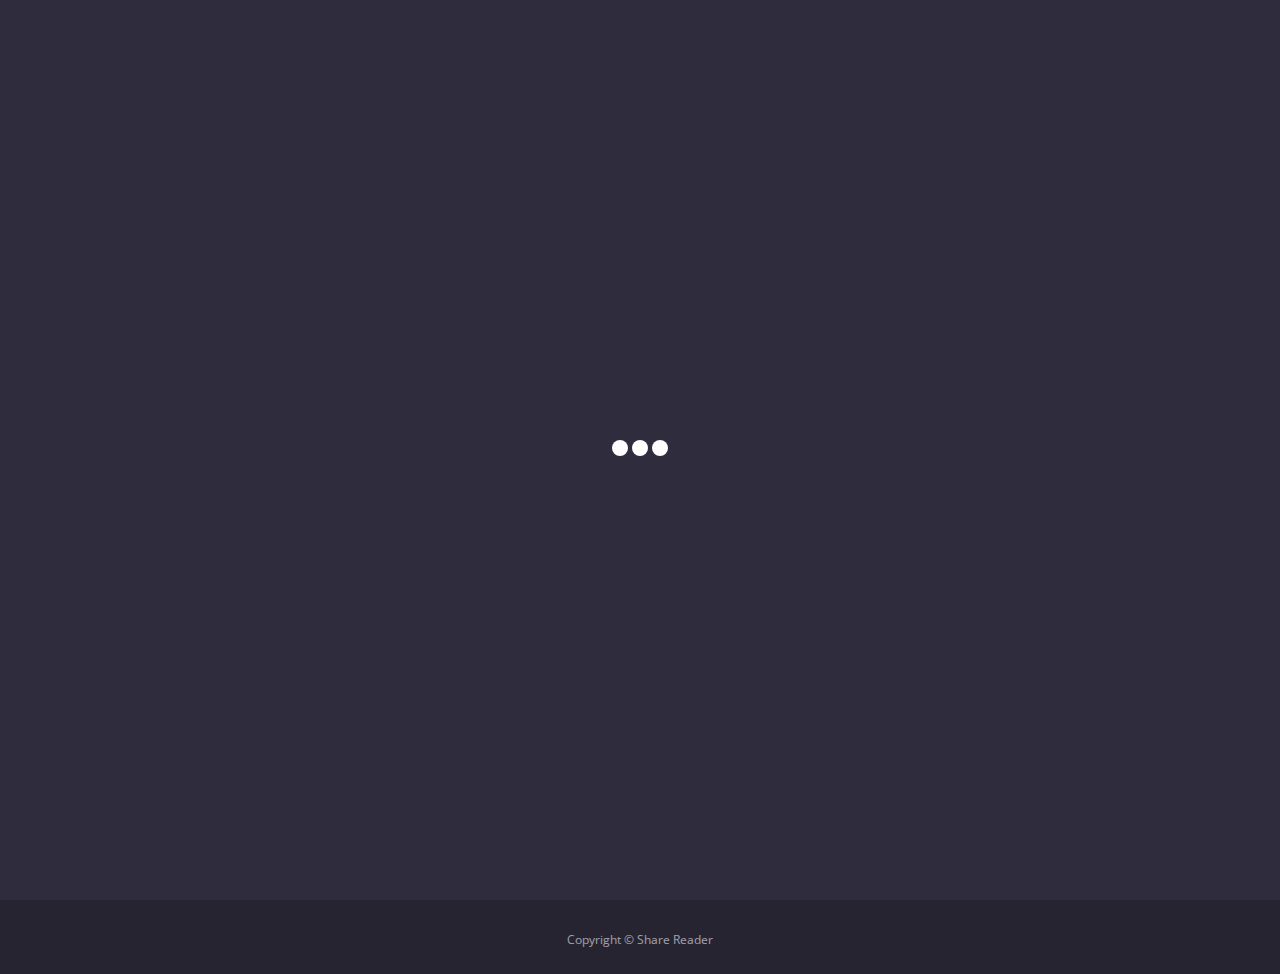
<file: download-link.html>
<!DOCTYPE html>
<html lang="ja">
<head>
    <meta charset="utf-8">
    <meta name="viewport" content="width=device-width, initial-scale=1, shrink-to-fit=no">
    
    <!-- SEO Meta Tags -->
    <meta name="description" content="Free mobile app HTML landing page template to help you build a great online presence for your app which will convert visitors into users">
    <meta name="author" content="Inovatik">

    <!-- OG Meta Tags to improve the way the post looks when you share the page on LinkedIn, Facebook, Google+ -->
	<meta property="og:site_name" content="" /> <!-- website name -->
	<meta property="og:site" content="" /> <!-- website link -->
	<meta property="og:title" content=""/> <!-- title shown in the actual shared post -->
	<meta property="og:description" content="" /> <!-- description shown in the actual shared post -->
	<meta property="og:image" content="" /> <!-- image link, make sure it's jpg -->
	<meta property="og:url" content="" /> <!-- where do you want your post to link to -->
	<meta property="og:type" content="article" />

    <!-- Website Title -->
    <title>Share Reader - リンク確認中...</title>
    
    <!-- Styles -->
    <link href="https://fonts.googleapis.com/css?family=Montserrat:400,600,700" rel="stylesheet">
    <link href="https://fonts.googleapis.com/css?family=Open+Sans:400,400i,700,700i" rel="stylesheet">
    <link href="css/bootstrap.css" rel="stylesheet">
    <link href="css/fontawesome-all.css" rel="stylesheet">
    <link href="css/swiper.css" rel="stylesheet">
	<link href="css/magnific-popup.css" rel="stylesheet">
	<link href="css/styles.css" rel="stylesheet">
	
	<!-- Favicon  -->
    <link rel="icon" href="images/favicon.png">
</head>
<body data-spy="scroll" data-target=".fixed-top">
    
    <!-- Preloader -->
	<div class="spinner-wrapper">
        <div class="spinner">
            <div class="bounce1"></div>
            <div class="bounce2"></div>
            <div class="bounce3"></div>
        </div>
    </div>
    <!-- end of preloader -->
    

    <!-- Navbar -->
    <nav class="navbar navbar-expand-md navbar-dark navbar-custom fixed-top">
        <!-- Text Logo - Use this if you don't have a graphic logo -->
        <!-- <a class="navbar-brand logo-text page-scroll" href="index.html">Leno</a> -->

        <!-- Image Logo -->
        <a class="navbar-brand logo-image" style="text-decoration: none;" href="index.html"><img style="width: auto; height: 35px" src="images/logo.png"> Share Reader</a> 
        
        <!-- Mobile Menu Toggle Button -->
        <button class="navbar-toggler" type="button" data-toggle="collapse" data-target="#navbarsExampleDefault" aria-controls="navbarsExampleDefault" aria-expanded="false" aria-label="Toggle navigation">
            <span class="navbar-toggler-awesome fas fa-bars"></span>
            <span class="navbar-toggler-awesome fas fa-times"></span>
        </button>
        <!-- end of mobile menu toggle button -->

        <div class="collapse navbar-collapse" id="navbarsExampleDefault">
            <ul class="navbar-nav ml-auto">
                <li class="nav-item">
                    <a class="nav-link page-scroll" href="index.html">ホーム</a>
                </li>
                <li class="nav-item">
                    <a class="nav-link page-scroll" href="upload.html">アップロード</a>
                </li>
                <li class="nav-item">
                    <a class="nav-link page-scroll" href="receiver.html">ダウンロード</a>
                </li>
                <li class="nav-item">
                    <a class="nav-link page-scroll" href="how_to_use.html">使い方</a>
                </li>
            </ul>
            <span class="nav-item social-icons">
                <span class="fa-stack">
                    <a href="#your-link">
                        <i class="fas fa-circle fa-stack-2x"></i>
                        <i class="fab fa-facebook-f fa-stack-1x"></i>
                    </a>
                </span>
                <span class="fa-stack">
                    <a href="#your-link">
                        <i class="fas fa-circle fa-stack-2x"></i>
                        <i class="fab fa-twitter fa-stack-1x"></i>
                    </a>
                </span>
            </span>
        </div>
    </nav> <!-- end of navbar -->
    <!-- end of navbar -->


    <!-- Header -->
    <header id="header" class="header">
        <div class="header-content">
            <div class="container">
                <div class="row">
                    <div class="col-lg-12">
                        <div class="text-container">
                            <h1 style="text-align: center;">ダウンロードの準備中...</h1>
                        </div>
                    </div> <!-- end of col -->
                </div> <!-- end of row -->
            </div> <!-- end of container -->
        </div> <!-- end of header-content -->
    </header> <!-- end of header -->
    <!-- end of header -->
    <!-- Breadcrumbs -->
    <div class="ex-basic-1">
        <div class="container">
            <div class="row">
                <div class="col-lg-12">
                    <div class="breadcrumbs">
                        <a href="index.html">ホーム</a><i class="fa fa-angle-double-right"></i><span>ダウンロード準備中</span>
                    </div> <!-- end of breadcrumbs -->
                </div> <!-- end of col -->
            </div> <!-- end of row -->
        </div> <!-- end of container -->
    </div> <!-- end of ex-basic-1 -->
    <!-- end of breadcrumbs -->
    <!-- Footer -->
    <div class="footer">
        <div class="container">
            <div class="row">
                <div class="col-md-4">
                    <div class="footer-col">
                        <h4>Share Readerとは</h4>
                        <p class="p-large">Share Readerは、QRコードを使って簡単にファイル共有ができるシステムです。<br>詳しくは<a class="turquoise" href="how_to_use.html">こちら</a></p>
                    </div>
                </div> <!-- end of col -->
                <div class="col-md-4">
                    <div class="footer-col middle">
                        <h4>リンク</h4>
                        <ul class="list-unstyled li-space-lg">
                            <li class="media">
                                <i class="fas fa-square"></i>
                                <div class="media-body">使い方は<a class="turquoise" href="./how_to_use.html">こちら</a></div>
                            </li>
                        </ul>
                    </div>
                </div> <!-- end of col -->
                <div class="col-md-4">
                    <div class="footer-col last">
                        <h4>ソーシャルメディア</h4>
                        <span class="fa-stack">
                            <a href="#your-link">
                                <i class="fas fa-circle fa-stack-2x"></i>
                                <i class="fab fa-facebook-f fa-stack-1x"></i>
                            </a>
                        </span>
                        <span class="fa-stack">
                            <a href="#your-link">
                                <i class="fas fa-circle fa-stack-2x"></i>
                                <i class="fab fa-twitter fa-stack-1x"></i>
                            </a>
                        </span>
                        <span class="fa-stack">
                            <a href="#your-link">
                                <i class="fas fa-circle fa-stack-2x"></i>
                                <i class="fab fa-google-plus-g fa-stack-1x"></i>
                            </a>
                        </span>
                        <span class="fa-stack">
                            <a href="#your-link">
                                <i class="fas fa-circle fa-stack-2x"></i>
                                <i class="fab fa-instagram fa-stack-1x"></i>
                            </a>
                        </span>
                        <span class="fa-stack">
                            <a href="#your-link">
                                <i class="fas fa-circle fa-stack-2x"></i>
                                <i class="fab fa-linkedin-in fa-stack-1x"></i>
                            </a>
                        </span>
                    </div> 
                </div> <!-- end of col -->
            </div> <!-- end of row -->
        </div> <!-- end of container -->
    </div> <!-- end of footer -->  
    <!-- end of footer -->


    <!-- Copyright -->
    <div class="copyright">
        <div class="container">
            <div class="row">
                <div class="col-lg-12">
                    <p class="p-small">Copyright © Share Reader</p>
                </div> <!-- end of col -->
            </div> <!-- enf of row -->
        </div> <!-- end of container -->
    </div> <!-- end of copyright --> 
    <!-- end of copyright -->
    
    	
    <!-- Scripts -->
    <script src="js/jquery.min.js"></script> <!-- jQuery for Bootstrap's JavaScript plugins -->
    <script src="js/popper.min.js"></script> <!-- Popper tooltip library for Bootstrap -->
    <script src="js/bootstrap.min.js"></script> <!-- Bootstrap framework -->
    <script src="js/jquery.easing.min.js"></script> <!-- jQuery Easing for smooth scrolling between anchors -->
    <script src="js/swiper.min.js"></script> <!-- Swiper for image and text sliders -->
    <script src="js/jquery.magnific-popup.js"></script> <!-- Magnific Popup for lightboxes -->
    <script src="js/morphext.min.js"></script> <!-- Morphtext rotating text in the header -->
    <script src="js/validator.min.js"></script> <!-- Validator.js - Bootstrap plugin that validates forms -->
    <script src="js/scripts.js"></script> <!-- Custom scripts -->
    <script src="./js/jquery.cookie.js"></script>
    <script src="./lib/default.js"></script>
    <script src="./lib/modules.js"></script>
    <script src="./lib/download-link.js"></script>
</body>
</html>
</file>
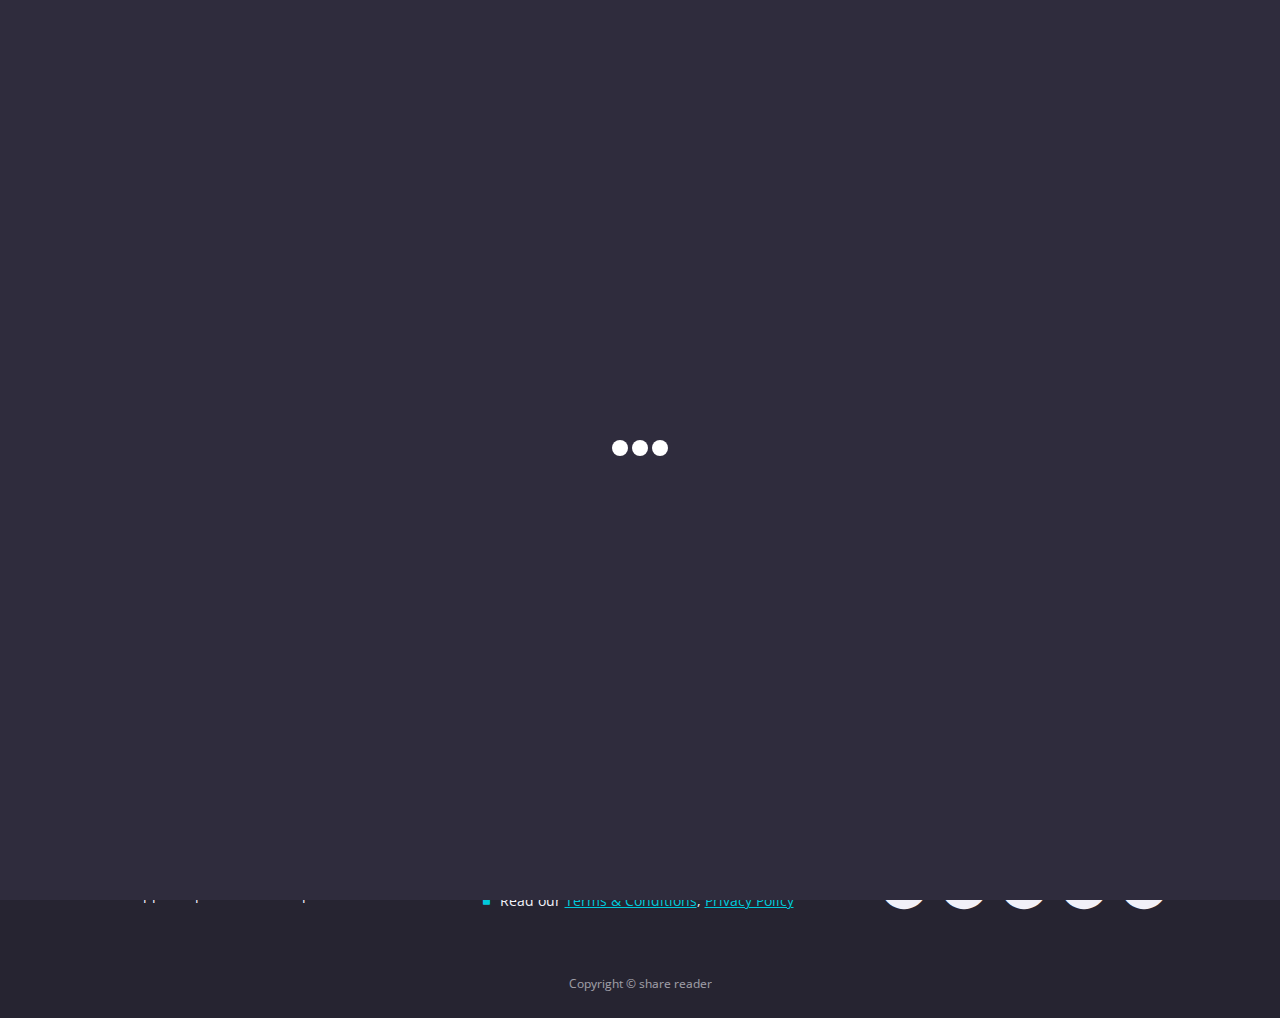
<file: download.html>
<!DOCTYPE html>
<html lang="ja">
<head>
    <meta charset="utf-8">
    <meta name="viewport" content="width=device-width, initial-scale=1, shrink-to-fit=no">
    
    <!-- SEO Meta Tags -->
    <meta name="description" content="Free mobile app HTML landing page template to help you build a great online presence for your app which will convert visitors into users">
    <meta name="author" content="Inovatik">

    <!-- OG Meta Tags to improve the way the post looks when you share the page on LinkedIn, Facebook, Google+ -->
	<meta property="og:site_name" content="" /> <!-- website name -->
	<meta property="og:site" content="" /> <!-- website link -->
	<meta property="og:title" content=""/> <!-- title shown in the actual shared post -->
	<meta property="og:description" content="" /> <!-- description shown in the actual shared post -->
	<meta property="og:image" content="" /> <!-- image link, make sure it's jpg -->
	<meta property="og:url" content="" /> <!-- where do you want your post to link to -->
	<meta property="og:type" content="article" />

    <!-- Website Title -->
    <title>Share Reader</title>
    
    <!-- Styles -->
    <link href="https://fonts.googleapis.com/css?family=Montserrat:400,600,700" rel="stylesheet">
    <link href="https://fonts.googleapis.com/css?family=Open+Sans:400,400i,700,700i" rel="stylesheet">
    <link href="css/bootstrap.css" rel="stylesheet">
    <link href="css/fontawesome-all.css" rel="stylesheet">
    <link href="css/swiper.css" rel="stylesheet">
	<link href="css/magnific-popup.css" rel="stylesheet">
	<link href="css/styles.css" rel="stylesheet">
	
	<!-- Favicon  -->
    <link rel="icon" href="images/favicon.png">
</head>
<body data-spy="scroll" data-target=".fixed-top">
    
    <!-- Preloader -->
	<div class="spinner-wrapper">
        <div class="spinner">
            <div class="bounce1"></div>
            <div class="bounce2"></div>
            <div class="bounce3"></div>
        </div>
    </div>
    <!-- end of preloader -->
    

    <!-- Navbar -->
    <nav class="navbar navbar-expand-md navbar-dark navbar-custom fixed-top">
        <!-- Text Logo - Use this if you don't have a graphic logo -->
        <!-- <a class="navbar-brand logo-text page-scroll" href="index.html">Leno</a> -->

        <!-- Image Logo -->
        <a class="navbar-brand logo-image" href="index.html"> </a> 
        
        <!-- Mobile Menu Toggle Button -->
        <button class="navbar-toggler" type="button" data-toggle="collapse" data-target="#navbarsExampleDefault" aria-controls="navbarsExampleDefault" aria-expanded="false" aria-label="Toggle navigation">
            <span class="navbar-toggler-awesome fas fa-bars"></span>
            <span class="navbar-toggler-awesome fas fa-times"></span>
        </button>
        <!-- end of mobile menu toggle button -->

        <div class="collapse navbar-collapse" id="navbarsExampleDefault">
            <ul class="navbar-nav ml-auto">
                <li class="nav-item">
                    <a class="nav-link page-scroll" href="index.html">ホーム</a>
                </li>
                <li class="nav-item">
                    <a class="nav-link page-scroll" href="upload_file.html">アップロード</a>
                </li>
                <li class="nav-item">
                    <a class="nav-link page-scroll" href="#header">ダウンロード<span class="sr-only">(current)</span></a>
                </li>
                <li class="nav-item">
                    <a class="nav-link page-scroll" href="how_to_use.html">使い方</a>
                </li>
            </ul>
            <span class="nav-item social-icons">
                <span class="fa-stack">
                    <a href="#your-link">
                        <i class="fas fa-circle fa-stack-2x"></i>
                        <i class="fab fa-facebook-f fa-stack-1x"></i>
                    </a>
                </span>
                <span class="fa-stack">
                    <a href="#your-link">
                        <i class="fas fa-circle fa-stack-2x"></i>
                        <i class="fab fa-twitter fa-stack-1x"></i>
                    </a>
                </span>
            </span>
        </div>
    </nav> <!-- end of navbar -->
    <!-- end of navbar -->


    <!-- Header -->
    <header id="header" class="header">
        <div class="header-content">
            <div class="container">
                <div class="row">
                    <div class="col-lg-6">
                        <div class="text-container">
                            <h1><span id="js-rotating"> DOWNROAD</span></h1>
                            <h2>あなたのQRコードはこちら</h2>
                        </div>
                    </div> <!-- end of col -->
                    <div class="col-lg-6">
                        <div class="image-container">
                            <img class="img-fluid" src="images/qrcode_github.com.png" alt="alternative">
                        </div> <!-- end of image-container -->
                    </div> <!-- end of col -->
                </div> <!-- end of row -->
            </div> <!-- end of container -->
        </div> <!-- end of header-content -->
    </header> <!-- end of header -->
    <!-- end of header -->

    <!-- Footer -->
    <div class="footer">
        <div class="container">
            <div class="row">
                <div class="col-md-4">
                    <div class="footer-col">
                        <h4>Share Readerとは</h4>
                        <p>We're passionate about creating the best mobile apps for personal development</p>
                    </div>
                </div> <!-- end of col -->
                <div class="col-md-4">
                    <div class="footer-col middle">
                        <h4>リンク</h4>
                        <ul class="list-unstyled li-space-lg">
                            <li class="media">
                                <i class="fas fa-square"></i>
                                <div class="media-body">Our business partners <a class="turquoise" href="#your-link">startupguide.com</a></div>
                            </li>
                            <li class="media">
                                <i class="fas fa-square"></i>
                                <div class="media-body">Read our <a class="turquoise" href="terms-conditions.html">Terms & Conditions</a>, <a class="turquoise" href="privacy-policy.html">Privacy Policy</a></div>
                            </li>
                        </ul>
                    </div>
                </div> <!-- end of col -->
                <div class="col-md-4">
                    <div class="footer-col last">
                        <h4>ソーシャルメディア</h4>
                        <span class="fa-stack">
                            <a href="#your-link">
                                <i class="fas fa-circle fa-stack-2x"></i>
                                <i class="fab fa-facebook-f fa-stack-1x"></i>
                            </a>
                        </span>
                        <span class="fa-stack">
                            <a href="#your-link">
                                <i class="fas fa-circle fa-stack-2x"></i>
                                <i class="fab fa-twitter fa-stack-1x"></i>
                            </a>
                        </span>
                        <span class="fa-stack">
                            <a href="#your-link">
                                <i class="fas fa-circle fa-stack-2x"></i>
                                <i class="fab fa-google-plus-g fa-stack-1x"></i>
                            </a>
                        </span>
                        <span class="fa-stack">
                            <a href="#your-link">
                                <i class="fas fa-circle fa-stack-2x"></i>
                                <i class="fab fa-instagram fa-stack-1x"></i>
                            </a>
                        </span>
                        <span class="fa-stack">
                            <a href="#your-link">
                                <i class="fas fa-circle fa-stack-2x"></i>
                                <i class="fab fa-linkedin-in fa-stack-1x"></i>
                            </a>
                        </span>
                    </div> 
                </div> <!-- end of col -->
            </div> <!-- end of row -->
        </div> <!-- end of container -->
    </div> <!-- end of footer -->  
    <!-- end of footer -->


    <!-- Copyright -->
    <div class="copyright">
        <div class="container">
            <div class="row">
                <div class="col-lg-12">
                    <p class="p-small">Copyright © share reader</p>
                </div> <!-- end of col -->
            </div> <!-- enf of row -->
        </div> <!-- end of container -->
    </div> <!-- end of copyright --> 
    <!-- end of copyright -->
    
    	
    <!-- Scripts -->
    <script src="js/jquery.min.js"></script> <!-- jQuery for Bootstrap's JavaScript plugins -->
    <script src="js/popper.min.js"></script> <!-- Popper tooltip library for Bootstrap -->
    <script src="js/bootstrap.min.js"></script> <!-- Bootstrap framework -->
    <script src="js/jquery.easing.min.js"></script> <!-- jQuery Easing for smooth scrolling between anchors -->
    <script src="js/swiper.min.js"></script> <!-- Swiper for image and text sliders -->
    <script src="js/jquery.magnific-popup.js"></script> <!-- Magnific Popup for lightboxes -->
    <script src="js/morphext.min.js"></script> <!-- Morphtext rotating text in the header -->
    <script src="js/validator.min.js"></script> <!-- Validator.js - Bootstrap plugin that validates forms -->
    <script src="js/scripts.js"></script> <!-- Custom scripts -->
</body>
</html>
</file>
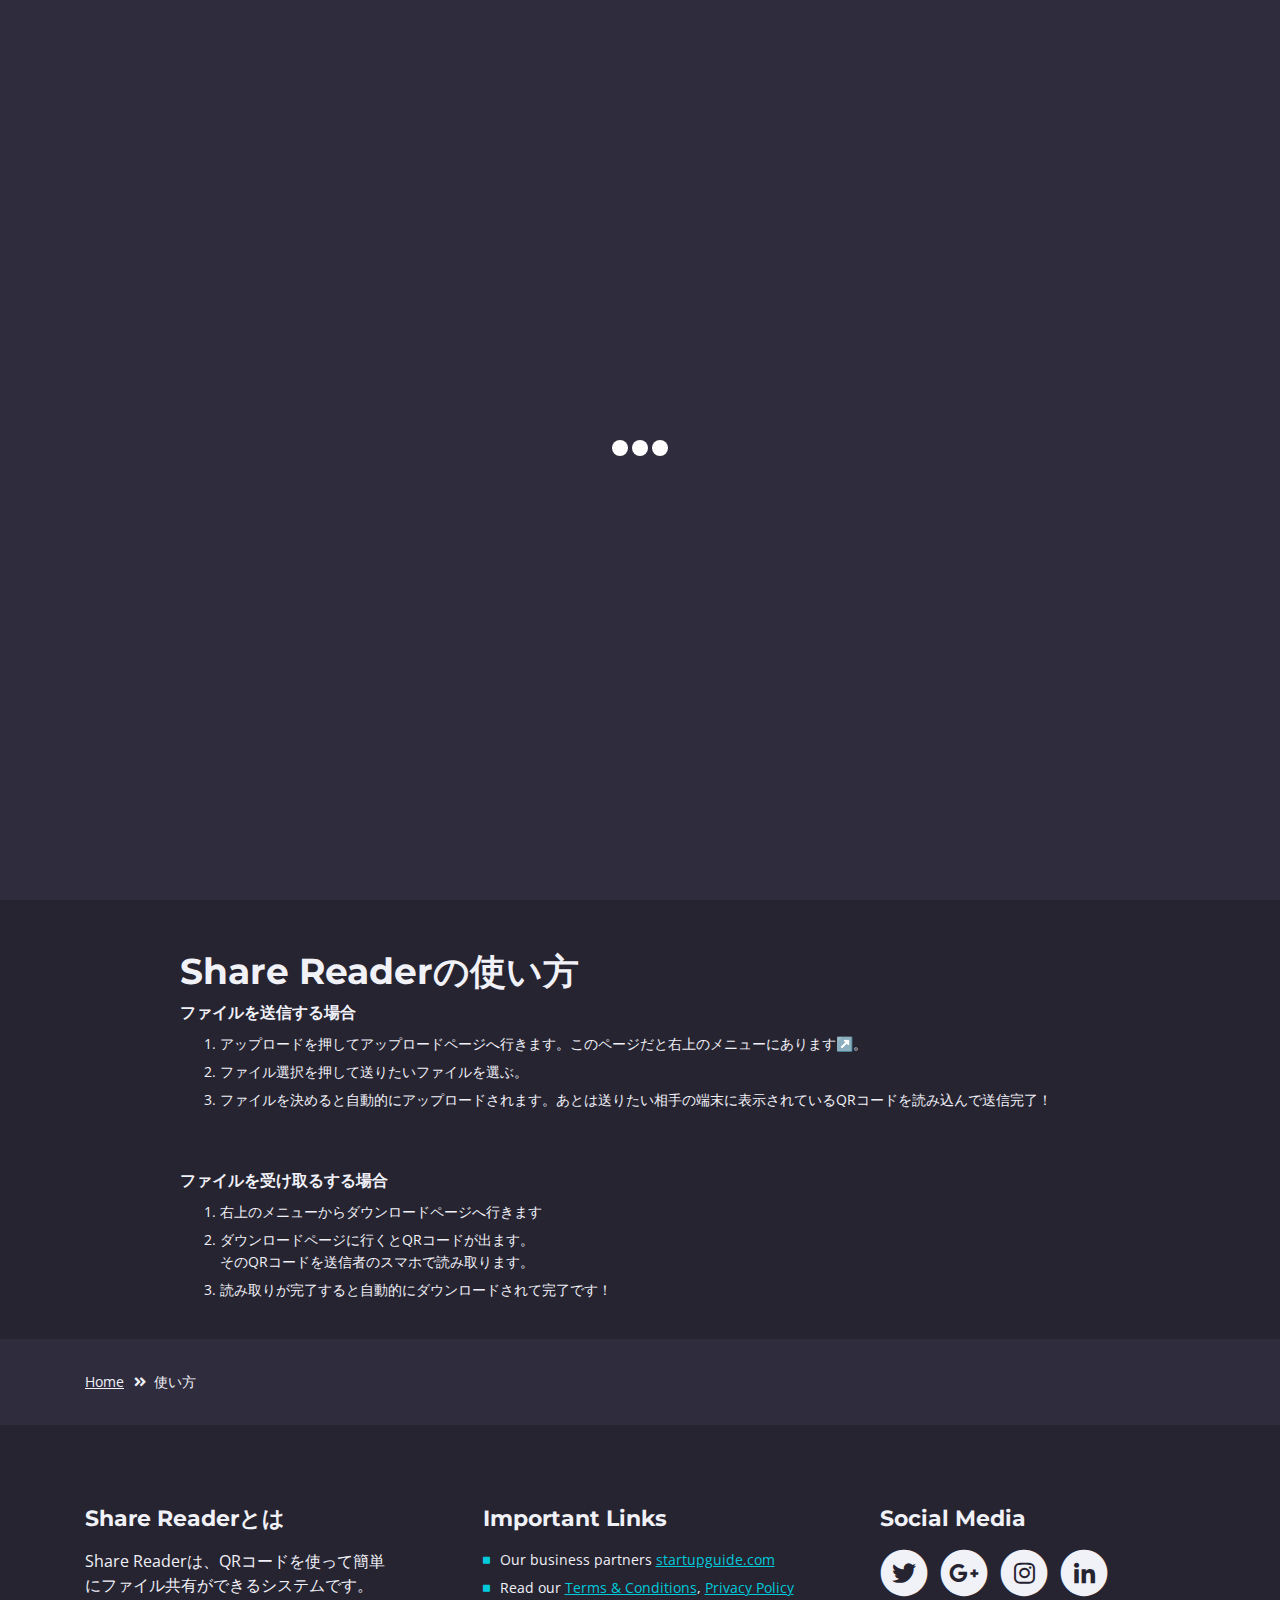
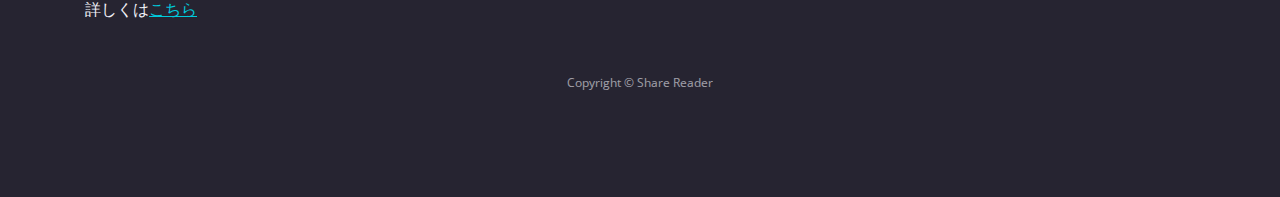
<file: how_to_use.html>
<!DOCTYPE html>
<html lang="en">
<head>
    <meta charset="utf-8">
    <meta name="viewport" content="width=device-width, initial-scale=1, shrink-to-fit=no">
    
    <!-- SEO Meta Tags -->
    <meta name="description" content="Free mobile app HTML landing page template to help you build a great online presence for your app which will convert visitors into users">
    <meta name="author" content="Inovatik">

    <!-- OG Meta Tags to improve the way the post looks when you share the page on LinkedIn, Facebook, Google+ -->
	<meta property="og:site_name" content="" /> <!-- website name -->
	<meta property="og:site" content="" /> <!-- website link -->
	<meta property="og:title" content=""/> <!-- title shown in the actual shared post -->
	<meta property="og:description" content="" /> <!-- description shown in the actual shared post -->
	<meta property="og:image" content="" /> <!-- image link, make sure it's jpg -->
	<meta property="og:url" content="" /> <!-- where do you want your post to link to -->
	<meta property="og:type" content="article" />

    <!-- Website Title -->
    <title>使い方ガイド</title>
    
    <!-- Styles -->
    <link href="https://fonts.googleapis.com/css?family=Open+Sans:300,300i,400,400i,600,600i,700,700i" rel="stylesheet">
    <link href="https://fonts.googleapis.com/css?family=Montserrat:600,700" rel="stylesheet">
    <link href="css/bootstrap.css" rel="stylesheet">
    <link href="css/fontawesome-all.css" rel="stylesheet">
    <link href="css/swiper.css" rel="stylesheet">
	<link href="css/magnific-popup.css" rel="stylesheet">
    <link href="css/styles.css" rel="stylesheet">
	
	<!-- Favicon  -->
    <link rel="icon" href="images/logo.jpg">
</head>
<body data-spy="scroll" data-target=".fixed-top">
    
    <!-- Preloader -->
	<div class="spinner-wrapper">
        <div class="spinner">
            <div class="bounce1"></div>
            <div class="bounce2"></div>
            <div class="bounce3"></div>
        </div>
    </div>
    <!-- end of preloader -->
    

    <!-- Navbar -->
    <nav class="navbar navbar-expand-md navbar-dark navbar-custom fixed-top">
        <!-- Text Logo - Use this if you don't have a graphic logo -->
        <!-- <a class="navbar-brand logo-text page-scroll" href="index.html">Leno</a> -->

        <!-- Image Logo -->
        <a class="navbar-brand logo-image" href="index.html"> </a> 
        
        <!-- Mobile Menu Toggle Button -->
        <button class="navbar-toggler" type="button" data-toggle="collapse" data-target="#navbarsExampleDefault" aria-controls="navbarsExampleDefault" aria-expanded="false" aria-label="Toggle navigation">
            <span class="navbar-toggler-awesome fas fa-bars"></span>
            <span class="navbar-toggler-awesome fas fa-times"></span>
        </button>
        <!-- end of mobile menu toggle button -->

        <div class="collapse navbar-collapse" id="navbarsExampleDefault">
            <ul class="navbar-nav ml-auto">
                <li class="nav-item">
                    <a class="nav-link page-scroll" href="index.html">トップページ</a>
                </li>
                <li class="nav-item">
                    <a class="nav-link page-scroll" href="upload_file.html">アップロード</a>
                </li>
                <li class="nav-item">
                    <a class="nav-link page-scroll" href="download.html">ダウンロード</a>
                </li>
                <li class="nav-item">
                    <a class="nav-link page-scroll" href="#header">使い方<span class="sr-only">(current)</span></a>
                </li>
            </ul>
            <span class="nav-item social-icons">
                <span class="fa-stack">
                    <a href="#your-link">
                        <i class="fas fa-circle fa-stack-2x"></i>
                        <i class="fab fa-facebook-f fa-stack-1x"></i>
                    </a>
                </span>
                <span class="fa-stack">
                    <a href="#your-link">
                        <i class="fas fa-circle fa-stack-2x"></i>
                        <i class="fab fa-twitter fa-stack-1x"></i>
                    </a>
                </span>
            </span>
        </div>
    </nav> <!-- end of navbar -->
    <!-- end of navbar -->


    <!-- Header -->
    <header id="header" class="ex-header">
        <div class="container">
            <div class="row">
                <div class="col-md-12">
                    <h1>Share Readerの使い方</h1>
                </div> <!-- end of col -->
            </div> <!-- end of row -->
        </div> <!-- end of container -->
    </header> <!-- end of ex-header -->
    <!-- end of header -->


    <!-- Breadcrumbs -->
    <div class="ex-basic-1">
        <div class="container">
            <div class="row">
                <div class="col-lg-12">
                </div> <!-- end of col -->
            </div> <!-- end of row -->
        </div> <!-- end of container -->
    </div> <!-- end of ex-basic-1 -->
    <!-- end of breadcrumbs -->


    <!-- Privacy Content -->
    <div class="ex-basic-2">
        <div class="container">
            <div class="row">
                <div class="col-lg-10 offset-lg-1">
                    <div class="text-container">
                        <h2>Share Readerとは？</h2>
                        <div class="row">
                            <div class="col-md-6">
                                <p>QRコードを使って簡単にファイル共有できるシステムです。</p>
                                <p><img src="images/share_reader_PC.png" width="100%" height="auto"></p>
                            </div> <!-- end of col -->

                           
                        </div> <!-- end of row -->
                    </div> <!-- end of text-container-->
                    
                    <div class="text-container">
                        <h2>Share Readerの使い方</h2>
                        <h6>ファイルを送信する場合</h6>
                        <ol class="li-space-lg">
                            <li>アップロードを押してアップロードページへ行きます。このページだと右上のメニューにあります↗️。</li>
                            <li>ファイル選択を押して送りたいファイルを選ぶ。</li>
                            <li>ファイルを決めると自動的にアップロードされます。あとは送りたい相手の端末に表示されているQRコードを読み込んで送信完了！</li>
                        </ol>
                    </div>

                    <div class="text-container"></div>
                        <h6>ファイルを受け取るする場合</h6>
                        <ol class="li-space-lg">
                            <li>右上のメニューからダウンロードページへ行きます</li>
                            <li>ダウンロードページに行くとQRコードが出ます。<br>
                            そのQRコードを送信者のスマホで読み取ります。</li>
                            <li>読み取りが完了すると自動的にダウンロードされて完了です！</li>
                        </ol><br>
            </div> <!-- end of row -->
        </div> <!-- end of container -->
    </div> <!-- end of ex-basic-2 -->
    <!-- end of privacy content -->


    <!-- Breadcrumbs -->
    <div class="ex-basic-1">
        <div class="container">
            <div class="row">
                <div class="col-lg-12">
                    <div class="breadcrumbs">
                        <a href="index.html">Home</a><i class="fa fa-angle-double-right"></i><span>使い方</span>
                    </div> <!-- end of breadcrumbs -->
                </div> <!-- end of col -->
            </div> <!-- end of row -->
        </div> <!-- end of container -->
    </div> <!-- end of ex-basic-1 -->
    <!-- end of breadcrumbs -->

    
    <!-- Footer -->
    <div class="footer">
        <div class="container">
            <div class="row">
                <div class="col-md-4">
                    <div class="footer-col">
                        <h4>Share Readerとは</h4>
                        <p class="p-large">Share Readerは、QRコードを使って簡単にファイル共有ができるシステムです。<br>詳しくは<a class="turquoise" href="#header">こちら</a></p>
                    </div>
                </div> <!-- end of col -->
                <div class="col-md-4">
                    <div class="footer-col middle">
                        <h4>Important Links</h4>
                        <ul class="list-unstyled li-space-lg">
                            <li class="media">
                                <i class="fas fa-square"></i>
                                <div class="media-body">Our business partners <a class="turquoise" href="#your-link">startupguide.com</a></div>
                            </li>
                            <li class="media">
                                <i class="fas fa-square"></i>
                                <div class="media-body">Read our <a class="turquoise" href="terms-conditions.html">Terms & Conditions</a>, <a class="turquoise" href="privacy-policy.html">Privacy Policy</a></div>
                            </li>
                        </ul>
                    </div>
                </div> <!-- end of col -->
                <div class="col-md-4">
                    <div class="footer-col last">
                        <h4>Social Media</h4>
                        <span class="fa-stack">
                            <a href="https://twitter.com/yamatyu0210">
                                <i class="fas fa-circle fa-stack-2x"></i>
                                <i class="fab fa-twitter fa-stack-1x"></i>
                            </a>
                        </span>
                        <span class="fa-stack">
                            <a href="#your-link">
                                <i class="fas fa-circle fa-stack-2x"></i>
                                <i class="fab fa-google-plus-g fa-stack-1x"></i>
                            </a>
                        </span>
                        <span class="fa-stack">
                            <a href="https://www.instagram.com/d.a.kachin/">
                                <i class="fas fa-circle fa-stack-2x"></i>
                                <i class="fab fa-instagram fa-stack-1x"></i>
                            </a>
                        </span>
                        <span class="fa-stack">
                            <a href="#your-link">
                                <i class="fas fa-circle fa-stack-2x"></i>
                                <i class="fab fa-linkedin-in fa-stack-1x"></i>
                            </a>
                        </span>
                    </div> 
                </div> <!-- end of col -->
            </div> <!-- end of row -->
        </div> <!-- end of container -->
    </div> <!-- end of footer -->  
    <!-- end of footer -->


    <!-- Copyright -->
    <div class="copyright">
        <div class="container">
            <div class="row">
                <div class="col-lg-12">
                    <p class="p-small">Copyright © Share Reader</p>
                </div> <!-- end of col -->
            </div> <!-- enf of row -->
        </div> <!-- end of container -->
    </div> <!-- end of copyright --> 
    <!-- end of copyright -->
</div>
	
    <!-- Scripts -->
    <script src="js/jquery.min.js"></script> <!-- jQuery for Bootstrap's JavaScript plugins -->
    <script src="js/popper.min.js"></script> <!-- Popper tooltip library for Bootstrap -->
    <script src="js/bootstrap.min.js"></script> <!-- Bootstrap framework -->
    <script src="js/jquery.easing.min.js"></script> <!-- jQuery Easing for smooth scrolling between anchors -->
    <script src="js/swiper.min.js"></script> <!-- Swiper for image and text sliders -->
    <script src="js/jquery.magnific-popup.js"></script> <!-- Magnific Popup for lightboxes -->
    <script src="js/morphext.min.js"></script> <!-- Morphtext rotating text in the header -->
    <script src="js/validator.min.js"></script> <!-- Validator.js - Bootstrap plugin that validates forms -->
    <script src="js/scripts.js"></script> <!-- Custom scripts -->
    
</body>
</html>
</file>
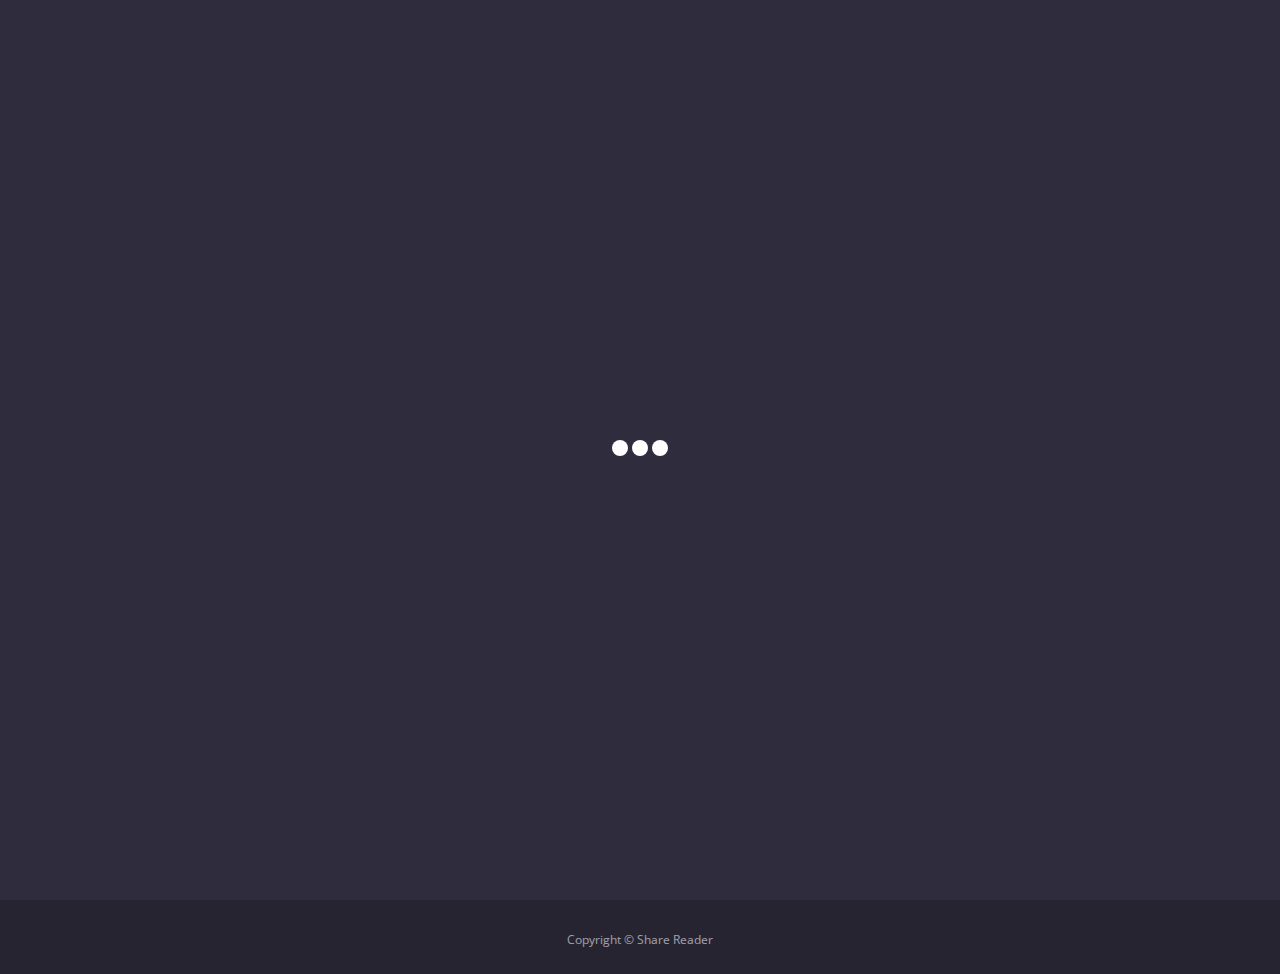
<file: move-permission.html>
<!DOCTYPE html>
<html lang="ja">
<head>
    <meta charset="utf-8">
    <meta name="viewport" content="width=device-width, initial-scale=1, shrink-to-fit=no">
    
    <!-- SEO Meta Tags -->
    <meta name="description" content="Free mobile app HTML landing page template to help you build a great online presence for your app which will convert visitors into users">
    <meta name="author" content="Inovatik">

    <!-- OG Meta Tags to improve the way the post looks when you share the page on LinkedIn, Facebook, Google+ -->
	<meta property="og:site_name" content="" /> <!-- website name -->
	<meta property="og:site" content="" /> <!-- website link -->
	<meta property="og:title" content=""/> <!-- title shown in the actual shared post -->
	<meta property="og:description" content="" /> <!-- description shown in the actual shared post -->
	<meta property="og:image" content="" /> <!-- image link, make sure it's jpg -->
	<meta property="og:url" content="" /> <!-- where do you want your post to link to -->
	<meta property="og:type" content="article" />

    <!-- Website Title -->
    <title>Share Reader - 権限を移行中...</title>
    
    <!-- Styles -->
    <link href="https://fonts.googleapis.com/css?family=Montserrat:400,600,700" rel="stylesheet">
    <link href="https://fonts.googleapis.com/css?family=Open+Sans:400,400i,700,700i" rel="stylesheet">
    <link href="css/bootstrap.css" rel="stylesheet">
    <link href="css/fontawesome-all.css" rel="stylesheet">
    <link href="css/swiper.css" rel="stylesheet">
	<link href="css/magnific-popup.css" rel="stylesheet">
	<link href="css/styles.css" rel="stylesheet">
	
	<!-- Favicon  -->
    <link rel="icon" href="images/favicon.png">
</head>
<body data-spy="scroll" data-target=".fixed-top">
    
    <!-- Preloader -->
	<div class="spinner-wrapper">
        <div class="spinner">
            <div class="bounce1"></div>
            <div class="bounce2"></div>
            <div class="bounce3"></div>
        </div>
    </div>
    <!-- end of preloader -->
    

    <!-- Navbar -->
    <nav class="navbar navbar-expand-md navbar-dark navbar-custom fixed-top">
        <!-- Text Logo - Use this if you don't have a graphic logo -->
        <!-- <a class="navbar-brand logo-text page-scroll" href="index.html">Leno</a> -->

        <!-- Image Logo -->
        <a class="navbar-brand logo-image" style="text-decoration: none;" href="index.html"><img style="width: auto; height: 35px" src="images/logo.png"> Share Reader</a> 
        
        <!-- Mobile Menu Toggle Button -->
        <button class="navbar-toggler" type="button" data-toggle="collapse" data-target="#navbarsExampleDefault" aria-controls="navbarsExampleDefault" aria-expanded="false" aria-label="Toggle navigation">
            <span class="navbar-toggler-awesome fas fa-bars"></span>
            <span class="navbar-toggler-awesome fas fa-times"></span>
        </button>
        <!-- end of mobile menu toggle button -->

        <div class="collapse navbar-collapse" id="navbarsExampleDefault">
            <ul class="navbar-nav ml-auto">
                <li class="nav-item">
                    <a class="nav-link page-scroll" href="index.html">ホーム</a>
                </li>
                <li class="nav-item">
                    <a class="nav-link page-scroll" href="upload.html">アップロード</a>
                </li>
                <li class="nav-item">
                    <a class="nav-link page-scroll" href="receiver.html">ダウンロード</a>
                </li>
                <li class="nav-item">
                    <a class="nav-link page-scroll" href="how_to_use.html">使い方</a>
                </li>
            </ul>
            <span class="nav-item social-icons">
                <span class="fa-stack">
                    <a href="#your-link">
                        <i class="fas fa-circle fa-stack-2x"></i>
                        <i class="fab fa-facebook-f fa-stack-1x"></i>
                    </a>
                </span>
                <span class="fa-stack">
                    <a href="#your-link">
                        <i class="fas fa-circle fa-stack-2x"></i>
                        <i class="fab fa-twitter fa-stack-1x"></i>
                    </a>
                </span>
            </span>
        </div>
    </nav> <!-- end of navbar -->
    <!-- end of navbar -->


    <!-- Header -->
    <header id="header" class="header">
        <div class="header-content">
            <div class="container">
                <div class="row">
                    <div class="col-lg-12">
                        <div class="text-container">
                            <h1 style="text-align: center;">ファイル操作権限の移行中...</h1>
                        </div>
                    </div> <!-- end of col -->
                </div> <!-- end of row -->
            </div> <!-- end of container -->
        </div> <!-- end of header-content -->
    </header> <!-- end of header -->
    <!-- end of header -->
    <!-- Breadcrumbs -->
    <div class="ex-basic-1">
        <div class="container">
            <div class="row">
                <div class="col-lg-12">
                    <div class="breadcrumbs">
                        <a href="index.html">ホーム</a><i class="fa fa-angle-double-right"></i><span>ダウンロード準備中</span>
                    </div> <!-- end of breadcrumbs -->
                </div> <!-- end of col -->
            </div> <!-- end of row -->
        </div> <!-- end of container -->
    </div> <!-- end of ex-basic-1 -->
    <!-- end of breadcrumbs -->
    <!-- Footer -->
    <div class="footer">
        <div class="container">
            <div class="row">
                <div class="col-md-4">
                    <div class="footer-col">
                        <h4>Share Readerとは</h4>
                        <p class="p-large">Share Readerは、QRコードを使って簡単にファイル共有ができるシステムです。<br>詳しくは<a class="turquoise" href="how_to_use.html">こちら</a></p>
                    </div>
                </div> <!-- end of col -->
                <div class="col-md-4">
                    <div class="footer-col middle">
                        <h4>リンク</h4>
                        <ul class="list-unstyled li-space-lg">
                            <li class="media">
                                <i class="fas fa-square"></i>
                                <div class="media-body">使い方は<a class="turquoise" href="./how_to_use.html">こちら</a></div>
                            </li>
                        </ul>
                    </div>
                </div> <!-- end of col -->
                <div class="col-md-4">
                    <div class="footer-col last">
                        <h4>ソーシャルメディア</h4>
                        <span class="fa-stack">
                            <a href="#your-link">
                                <i class="fas fa-circle fa-stack-2x"></i>
                                <i class="fab fa-facebook-f fa-stack-1x"></i>
                            </a>
                        </span>
                        <span class="fa-stack">
                            <a href="#your-link">
                                <i class="fas fa-circle fa-stack-2x"></i>
                                <i class="fab fa-twitter fa-stack-1x"></i>
                            </a>
                        </span>
                        <span class="fa-stack">
                            <a href="#your-link">
                                <i class="fas fa-circle fa-stack-2x"></i>
                                <i class="fab fa-google-plus-g fa-stack-1x"></i>
                            </a>
                        </span>
                        <span class="fa-stack">
                            <a href="#your-link">
                                <i class="fas fa-circle fa-stack-2x"></i>
                                <i class="fab fa-instagram fa-stack-1x"></i>
                            </a>
                        </span>
                        <span class="fa-stack">
                            <a href="#your-link">
                                <i class="fas fa-circle fa-stack-2x"></i>
                                <i class="fab fa-linkedin-in fa-stack-1x"></i>
                            </a>
                        </span>
                    </div> 
                </div> <!-- end of col -->
            </div> <!-- end of row -->
        </div> <!-- end of container -->
    </div> <!-- end of footer -->  
    <!-- end of footer -->


    <!-- Copyright -->
    <div class="copyright">
        <div class="container">
            <div class="row">
                <div class="col-lg-12">
                    <p class="p-small">Copyright © Share Reader</p>
                </div> <!-- end of col -->
            </div> <!-- enf of row -->
        </div> <!-- end of container -->
    </div> <!-- end of copyright --> 
    <!-- end of copyright -->
    
    	
    <!-- Scripts -->
    <script src="js/jquery.min.js"></script> <!-- jQuery for Bootstrap's JavaScript plugins -->
    <script src="js/popper.min.js"></script> <!-- Popper tooltip library for Bootstrap -->
    <script src="js/bootstrap.min.js"></script> <!-- Bootstrap framework -->
    <script src="js/jquery.easing.min.js"></script> <!-- jQuery Easing for smooth scrolling between anchors -->
    <script src="js/swiper.min.js"></script> <!-- Swiper for image and text sliders -->
    <script src="js/jquery.magnific-popup.js"></script> <!-- Magnific Popup for lightboxes -->
    <script src="js/morphext.min.js"></script> <!-- Morphtext rotating text in the header -->
    <script src="js/validator.min.js"></script> <!-- Validator.js - Bootstrap plugin that validates forms -->
    <script src="js/scripts.js"></script> <!-- Custom scripts -->
    <script src="./js/jquery.cookie.js"></script>
    <script src="./lib/default.js"></script>
    <script src="./lib/modules.js"></script>
    <script src="./lib/move-permission.js"></script>
</body>
</html>
</file>
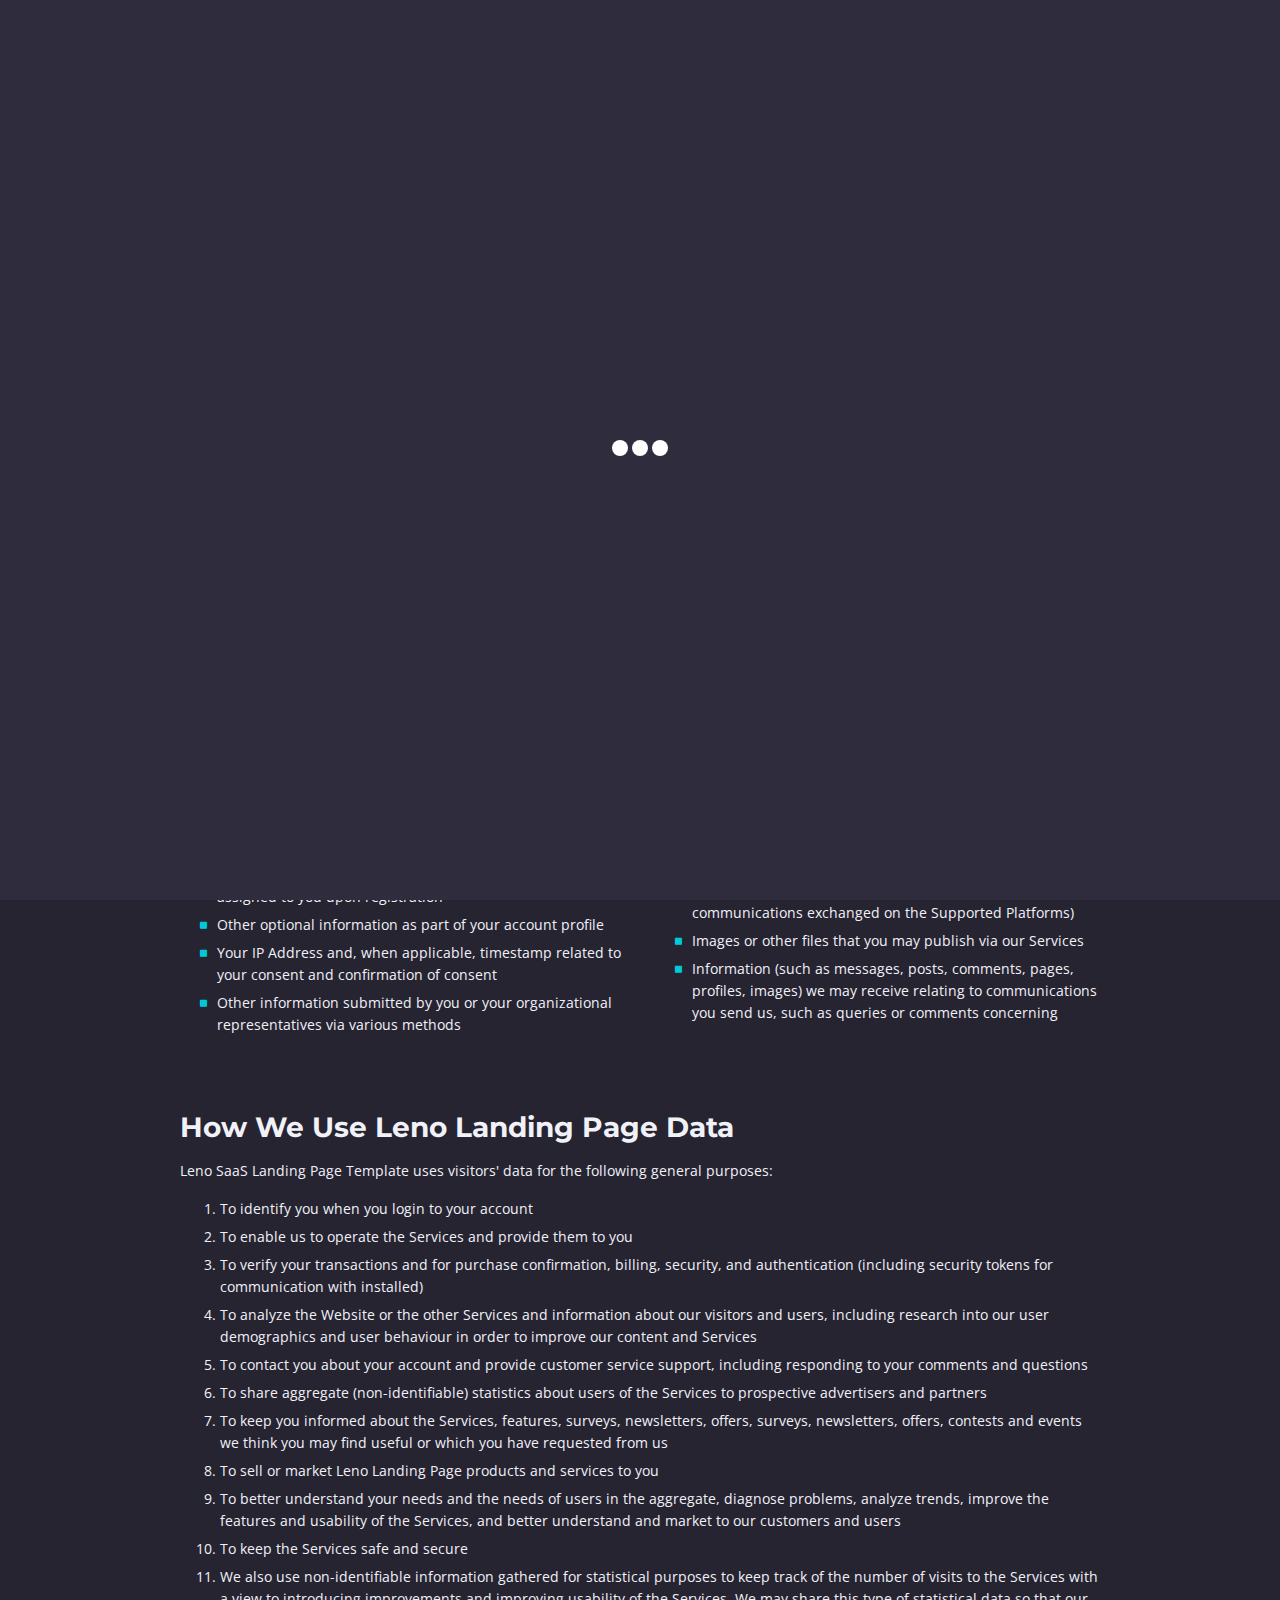
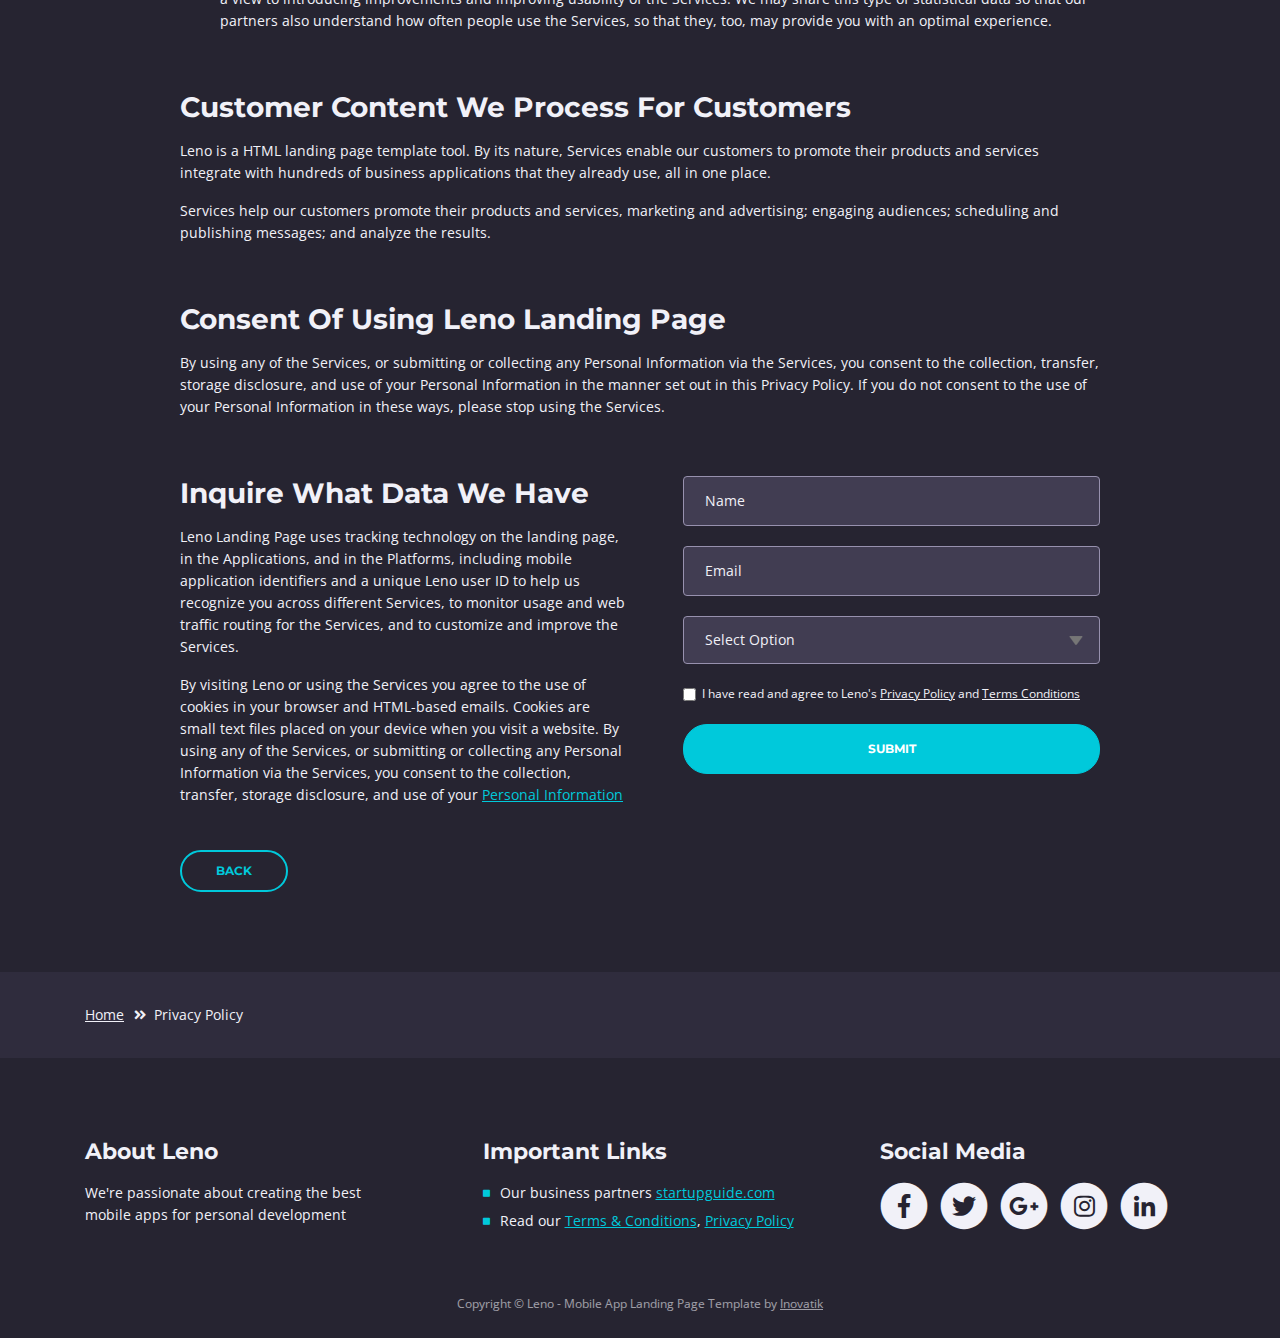
<file: privacy-policy.html>
<!DOCTYPE html>
<html lang="en">
<head>
    <meta charset="utf-8">
    <meta name="viewport" content="width=device-width, initial-scale=1, shrink-to-fit=no">
    
    <!-- SEO Meta Tags -->
    <meta name="description" content="Free mobile app HTML landing page template to help you build a great online presence for your app which will convert visitors into users">
    <meta name="author" content="Inovatik">

    <!-- OG Meta Tags to improve the way the post looks when you share the page on LinkedIn, Facebook, Google+ -->
	<meta property="og:site_name" content="" /> <!-- website name -->
	<meta property="og:site" content="" /> <!-- website link -->
	<meta property="og:title" content=""/> <!-- title shown in the actual shared post -->
	<meta property="og:description" content="" /> <!-- description shown in the actual shared post -->
	<meta property="og:image" content="" /> <!-- image link, make sure it's jpg -->
	<meta property="og:url" content="" /> <!-- where do you want your post to link to -->
	<meta property="og:type" content="article" />

    <!-- Website Title -->
    <title>Privacy Policy</title>
    
    <!-- Styles -->
    <link href="https://fonts.googleapis.com/css?family=Open+Sans:300,300i,400,400i,600,600i,700,700i" rel="stylesheet">
    <link href="https://fonts.googleapis.com/css?family=Montserrat:600,700" rel="stylesheet">
    <link href="css/bootstrap.css" rel="stylesheet">
    <link href="css/fontawesome-all.css" rel="stylesheet">
    <link href="css/swiper.css" rel="stylesheet">
	<link href="css/magnific-popup.css" rel="stylesheet">
    <link href="css/styles.css" rel="stylesheet">
	
	<!-- Favicon  -->
    <link rel="icon" href="images/favicon.png">
</head>
<body data-spy="scroll" data-target=".fixed-top">
    
    <!-- Preloader -->
	<div class="spinner-wrapper">
        <div class="spinner">
            <div class="bounce1"></div>
            <div class="bounce2"></div>
            <div class="bounce3"></div>
        </div>
    </div>
    <!-- end of preloader -->
    

    <!-- Navbar -->
    <nav class="navbar navbar-expand-md navbar-dark navbar-custom fixed-top">
        <!-- Text Logo - Use this if you don't have a graphic logo -->
        <!-- <a class="navbar-brand logo-text page-scroll" href="index.html">Leno</a> -->

        <!-- Image Logo -->
        <!--<a class="navbar-brand logo-image" href="index.html"><img src="images/logo.svg" alt="alternative"></a> -->
        
        <!-- Mobile Menu Toggle Button -->
        <button class="navbar-toggler" type="button" data-toggle="collapse" data-target="#navbarsExampleDefault" aria-controls="navbarsExampleDefault" aria-expanded="false" aria-label="Toggle navigation">
            <span class="navbar-toggler-awesome fas fa-bars"></span>
            <span class="navbar-toggler-awesome fas fa-times"></span>
        </button>
        <!-- end of mobile menu toggle button -->

        <div class="collapse navbar-collapse" id="navbarsExampleDefault">
            <ul class="navbar-nav ml-auto">
                <li class="nav-item">
                    <a class="nav-link page-scroll" href="index.html#header">HOME <span class="sr-only">(current)</span></a>
                </li>
                <li class="nav-item">
                    <a class="nav-link page-scroll" href="index.html#features">FEATURES</a>
                </li>
                <li class="nav-item">
                    <a class="nav-link page-scroll" href="index.html#preview">PREVIEW</a>
                </li>

                <!-- Dropdown Menu -->          
                <li class="nav-item dropdown">
                    <a class="nav-link dropdown-toggle page-scroll" href="index.html#details" id="navbarDropdown" role="button" aria-haspopup="true" aria-expanded="false">DETAILS</a>
                    <div class="dropdown-menu" aria-labelledby="navbarDropdown">
                        <a class="dropdown-item" href="terms-conditions.html"><span class="item-text">TERMS CONDITIONS</span></a>
                        <div class="dropdown-items-divide-hr"></div>
                        <a class="dropdown-item" href="privacy-policy.html"><span class="item-text">PRIVACY POLICY</span></a>
                    </div>
                </li>
                <!-- end of dropdown menu -->

                <li class="nav-item">
                    <a class="nav-link page-scroll" href="index.html#contact">CONTACT</a>
                </li>
            </ul>
            <span class="nav-item social-icons">
                <span class="fa-stack">
                    <a href="#your-link">
                        <i class="fas fa-circle fa-stack-2x"></i>
                        <i class="fab fa-facebook-f fa-stack-1x"></i>
                    </a>
                </span>
                <span class="fa-stack">
                    <a href="#your-link">
                        <i class="fas fa-circle fa-stack-2x"></i>
                        <i class="fab fa-twitter fa-stack-1x"></i>
                    </a>
                </span>
            </span>
        </div>
    </nav> <!-- end of navbar -->
    <!-- end of navbar -->


    <!-- Header -->
    <header id="header" class="ex-header">
        <div class="container">
            <div class="row">
                <div class="col-md-12">
                    <h1>Privacy Policy</h1>
                </div> <!-- end of col -->
            </div> <!-- end of row -->
        </div> <!-- end of container -->
    </header> <!-- end of ex-header -->
    <!-- end of header -->


    <!-- Breadcrumbs -->
    <div class="ex-basic-1">
        <div class="container">
            <div class="row">
                <div class="col-lg-12">
                    <div class="breadcrumbs">
                        <a href="index.html">Home</a><i class="fa fa-angle-double-right"></i><span>Privacy Policy</span>
                    </div> <!-- end of breadcrumbs -->
                </div> <!-- end of col -->
            </div> <!-- end of row -->
        </div> <!-- end of container -->
    </div> <!-- end of ex-basic-1 -->
    <!-- end of breadcrumbs -->


    <!-- Privacy Content -->
    <div class="ex-basic-2">
        <div class="container">
            <div class="row">
                <div class="col-lg-10 offset-lg-1">
                    <div class="text-container">
                        <h3>Private Data We Receive And Collect</h3>
                        <p>Leno also automatically collects and receives certain information from your computer or mobile device, including the activities you perform on our Website, the Platforms, and the Applications, the type of hardware and software you are using (for example, your operating system or browser), and information obtained from cookies. For example, each time you visit the Website or otherwise use the Services, we automatically collect your IP address, browser and device type, access times, the web page from which you came, the regions from which you navigate the web page, and the web page(s) you access (as applicable).</p>
                        <p>When you first register for a Leno account, and when you use the Services, we collect some <a class="turquoise" href="#your-link">Personal Information</a> about you such as:</p>
                        <div class="row">
                            <div class="col-md-6">
                                <ul class="list-unstyled li-space-lg indent">
                                    <li class="media">
                                        <i class="fas fa-square"></i>
                                        <div class="media-body">The geographic area where you use your computer and mobile devices</div>
                                    </li>
                                    <li class="media">
                                        <i class="fas fa-square"></i>
                                        <div class="media-body">Your full name, username, and email address and other contact details</div>
                                    </li>
                                    <li class="media">
                                        <i class="fas fa-square"></i>
                                        <div class="media-body">A unique Leno user ID (an alphanumeric string) which is assigned to you upon registration</div>
                                    </li>
                                    <li class="media">
                                        <i class="fas fa-square"></i>
                                        <div class="media-body">Other optional information as part of your account profile</div>
                                    </li>
                                    <li class="media">
                                        <i class="fas fa-square"></i>
                                        <div class="media-body">Your IP Address and, when applicable, timestamp related to your consent and confirmation of consent</div>
                                    </li>
                                    <li class="media">
                                        <i class="fas fa-square"></i>
                                        <div class="media-body">Other information submitted by you or your organizational representatives via various methods</div>
                                    </li>
                                </ul>
                            </div> <!-- end of col -->

                            <div class="col-md-6">
                                <ul class="list-unstyled li-space-lg indent">
                                    <li class="media">
                                        <i class="fas fa-square"></i>
                                        <div class="media-body">Your billing address and any necessary other information to complete any financial transaction, and when making purchases through the Services, we may also collect your credit card or PayPal information</div>
                                    </li>
                                    <li class="media">
                                        <i class="fas fa-square"></i>
                                        <div class="media-body">User generated content (such as messages, posts, comments, pages, profiles, images, feeds or communications exchanged on the Supported Platforms)</div>
                                    </li>
                                    <li class="media">
                                        <i class="fas fa-square"></i>
                                        <div class="media-body">Images or other files that you may publish via our Services</div>
                                    </li>
                                    <li class="media">
                                        <i class="fas fa-square"></i>
                                        <div class="media-body">Information (such as messages, posts, comments, pages, profiles, images) we may receive relating to communications you send us, such as queries or comments concerning</div>
                                    </li>
                                </ul>
                            </div> <!-- end of col -->
                        </div> <!-- end of row -->
                    </div> <!-- end of text-container-->
                    
                    <div class="text-container">
                        <h3>How We Use Leno Landing Page Data</h3>
                        <p>Leno SaaS Landing Page Template uses visitors' data for the following general purposes:</p>
                        <ol class="li-space-lg">
                            <li>To identify you when you login to your account</li>
                            <li>To enable us to operate the Services and provide them to you</li>
                            <li>To verify your transactions and for purchase confirmation, billing, security, and authentication (including security tokens for communication with installed)</li>
                            <li>To analyze the Website or the other Services and information about our visitors and users, including research into our user demographics and user behaviour in order to improve our content and Services</li>
                            <li>To contact you about your account and provide customer service support, including responding to your comments and questions</li>
                            <li>To share aggregate (non-identifiable) statistics about users of the Services to prospective advertisers and partners</li>
                            <li>To keep you informed about the Services, features, surveys, newsletters, offers, surveys, newsletters, offers, contests and events we think you may find useful or which you have requested from us</li>
                            <li>To sell or market Leno Landing Page products and services to you</li>
                            <li>To better understand your needs and the needs of users in the aggregate, diagnose problems, analyze trends, improve the features and usability of the Services, and better understand and market to our customers and users</li>
                            <li>To keep the Services safe and secure</li>
                            <li>We also use non-identifiable information gathered for statistical purposes to keep track of the number of visits to the Services with a view to introducing improvements and improving usability of the Services. We may share this type of statistical data so that our partners also understand how often people use the Services, so that they, too, may provide you with an optimal experience.</li>
                        </ol>
                    </div> <!-- end of text-container -->

                    <div class="text-container">
                        <h3>Customer Content We Process For Customers</h3>
                        <p>Leno is a HTML landing page template tool. By its nature, Services enable our customers to promote their products and services integrate with hundreds of business applications that they already use, all in one place.</p>
                        <p>Services help our customers promote their products and services, marketing and advertising; engaging audiences; scheduling and publishing messages; and analyze the results.</p>
                    </div> <!-- end of text container -->

                    <div class="text-container">
                        <h3>Consent Of Using Leno Landing Page</h3>
					    <p class="mb-5">By using any of the Services, or submitting or collecting any Personal Information via the Services, you consent to the collection, transfer, storage disclosure, and use of your Personal Information in the manner set out in this Privacy Policy. If you do not consent to the use of your Personal Information in these ways, please stop using the Services.</p>
                    </div> <!-- end of text-container -->
                                       
                    <div class="row">
                        <div class="col-md-6">
                            <div class="text-container last">
                                <h3>Inquire What Data We Have</h3>
                                <p>Leno Landing Page uses tracking technology on the landing page, in the Applications, and in the Platforms, including mobile application identifiers and a unique Leno user ID to help us recognize you across different Services, to monitor usage and web traffic routing for the Services, and to customize and improve the Services.</p>
                                <p> By visiting Leno or using the Services you agree to the use of cookies in your browser and HTML-based emails. Cookies are small text files placed on your device when you visit a website. By using any of the Services, or submitting or collecting any Personal Information via the Services, you consent to the collection, transfer, storage disclosure, and use of your <a class="turquoise" href="#your-link">Personal Information</a></p>
                            </div> <!-- end of text container -->
                        </div> <!-- end of col-->
                        <div class="col-md-6">

                            <!-- Privacy Form -->
                            <div class="form-container">
                                <form id="privacyForm" data-toggle="validator" data-focus="false">
                                    <div class="form-group">
                                        <input type="text" class="form-control-input" id="pname" required>
                                        <label class="label-control" for="pname">Name</label>
                                        <div class="help-block with-errors"></div>
                                    </div>
                                    <div class="form-group">
                                        <input type="email" class="form-control-input" id="pemail" required>
                                        <label class="label-control" for="pemail">Email</label>
                                        <div class="help-block with-errors"></div>
                                    </div>
                                    <div class="form-group">
                                        <select class="form-control-select" id="pselect" required>
                                            <option class="select-option" value="" disabled selected>Select Option</option>
                                            <option class="select-option" value="Delete data">Delete my data</option>
                                            <option class="select-option" value="Show me data">Show me my data</option>
                                        </select>
                                        <div class="help-block with-errors"></div>
                                    </div>
                                    <div class="form-group checkbox">
                                        <input type="checkbox" id="pterms" value="Agreed-to-Terms" required>I have read and agree to Leno's <a href="privacy-policy.html">Privacy Policy</a> and <a href="terms-conditions.html">Terms Conditions</a>
                                        <div class="help-block with-errors"></div>
                                    </div>
                                    <div class="form-group">
                                        <button type="submit" class="form-control-submit-button">SUBMIT</button>
                                    </div>
                                    <div class="form-message">
                                        <div id="pmsgSubmit" class="h3 text-center hidden"></div>
                                    </div>
                                </form>
                            </div> <!-- end of form container -->
                            <!-- end of privacy form -->

                        </div> <!-- end of col--> 
                    </div> <!-- end of row -->
                    <a class="btn-outline-reg back" href="index.html">BACK</a>
                </div> <!-- end of col-->
            </div> <!-- end of row -->
        </div> <!-- end of container -->
    </div> <!-- end of ex-basic-2 -->
    <!-- end of privacy content -->


    <!-- Breadcrumbs -->
    <div class="ex-basic-1">
        <div class="container">
            <div class="row">
                <div class="col-lg-12">
                    <div class="breadcrumbs">
                        <a href="index.html">Home</a><i class="fa fa-angle-double-right"></i><span>Privacy Policy</span>
                    </div> <!-- end of breadcrumbs -->
                </div> <!-- end of col -->
            </div> <!-- end of row -->
        </div> <!-- end of container -->
    </div> <!-- end of ex-basic-1 -->
    <!-- end of breadcrumbs -->

    
    <!-- Footer -->
    <div class="footer">
        <div class="container">
            <div class="row">
                <div class="col-md-4">
                    <div class="footer-col">
                        <h4>About Leno</h4>
                        <p>We're passionate about creating the best mobile apps for personal development</p>
                    </div>
                </div> <!-- end of col -->
                <div class="col-md-4">
                    <div class="footer-col middle">
                        <h4>Important Links</h4>
                        <ul class="list-unstyled li-space-lg">
                            <li class="media">
                                <i class="fas fa-square"></i>
                                <div class="media-body">Our business partners <a class="turquoise" href="#your-link">startupguide.com</a></div>
                            </li>
                            <li class="media">
                                <i class="fas fa-square"></i>
                                <div class="media-body">Read our <a class="turquoise" href="terms-conditions.html">Terms & Conditions</a>, <a class="turquoise" href="privacy-policy.html">Privacy Policy</a></div>
                            </li>
                        </ul>
                    </div>
                </div> <!-- end of col -->
                <div class="col-md-4">
                    <div class="footer-col last">
                        <h4>Social Media</h4>
                        <span class="fa-stack">
                            <a href="#your-link">
                                <i class="fas fa-circle fa-stack-2x"></i>
                                <i class="fab fa-facebook-f fa-stack-1x"></i>
                            </a>
                        </span>
                        <span class="fa-stack">
                            <a href="#your-link">
                                <i class="fas fa-circle fa-stack-2x"></i>
                                <i class="fab fa-twitter fa-stack-1x"></i>
                            </a>
                        </span>
                        <span class="fa-stack">
                            <a href="#your-link">
                                <i class="fas fa-circle fa-stack-2x"></i>
                                <i class="fab fa-google-plus-g fa-stack-1x"></i>
                            </a>
                        </span>
                        <span class="fa-stack">
                            <a href="#your-link">
                                <i class="fas fa-circle fa-stack-2x"></i>
                                <i class="fab fa-instagram fa-stack-1x"></i>
                            </a>
                        </span>
                        <span class="fa-stack">
                            <a href="#your-link">
                                <i class="fas fa-circle fa-stack-2x"></i>
                                <i class="fab fa-linkedin-in fa-stack-1x"></i>
                            </a>
                        </span>
                    </div> 
                </div> <!-- end of col -->
            </div> <!-- end of row -->
        </div> <!-- end of container -->
    </div> <!-- end of footer -->  
    <!-- end of footer -->


    <!-- Copyright -->
    <div class="copyright">
        <div class="container">
            <div class="row">
                <div class="col-lg-12">
                    <p class="p-small">Copyright © Leno - Mobile App Landing Page Template by <a href="http://www.inovatik.com">Inovatik</a></p>
                </div> <!-- end of col -->
            </div> <!-- enf of row -->
        </div> <!-- end of container -->
    </div> <!-- end of copyright --> 
    <!-- end of copyright -->

	
    <!-- Scripts -->
    <script src="js/jquery.min.js"></script> <!-- jQuery for Bootstrap's JavaScript plugins -->
    <script src="js/popper.min.js"></script> <!-- Popper tooltip library for Bootstrap -->
    <script src="js/bootstrap.min.js"></script> <!-- Bootstrap framework -->
    <script src="js/jquery.easing.min.js"></script> <!-- jQuery Easing for smooth scrolling between anchors -->
    <script src="js/swiper.min.js"></script> <!-- Swiper for image and text sliders -->
    <script src="js/jquery.magnific-popup.js"></script> <!-- Magnific Popup for lightboxes -->
    <script src="js/morphext.min.js"></script> <!-- Morphtext rotating text in the header -->
    <script src="js/validator.min.js"></script> <!-- Validator.js - Bootstrap plugin that validates forms -->
    <script src="js/scripts.js"></script> <!-- Custom scripts -->
    
</body>
</html>
</file>
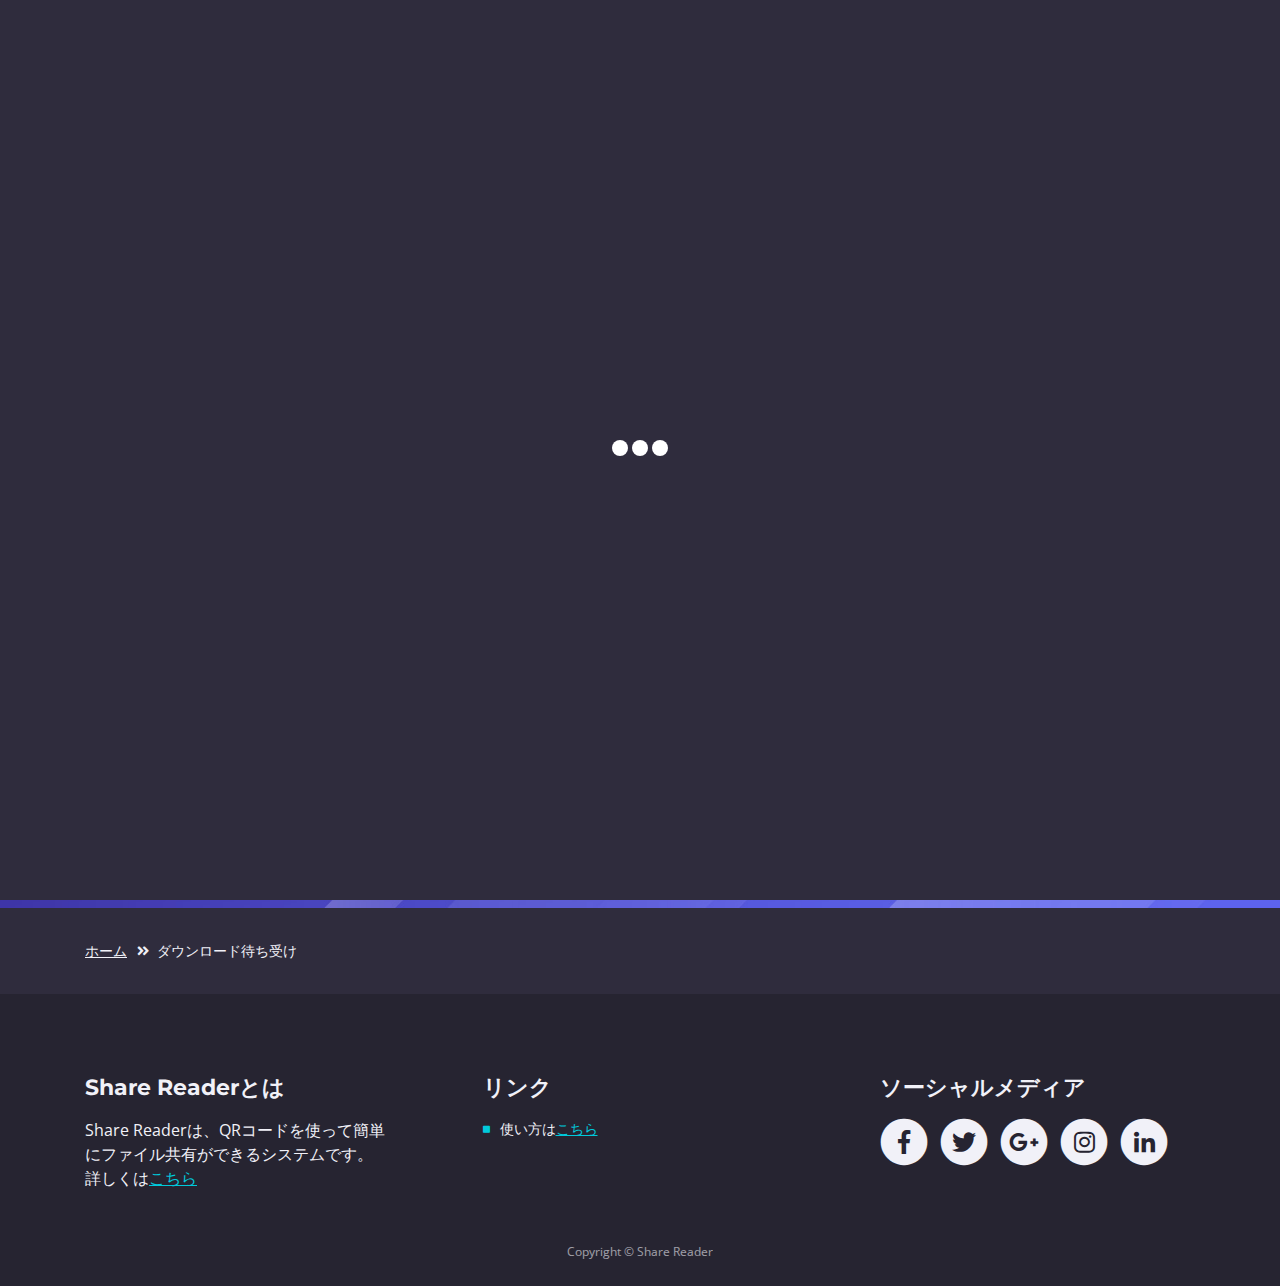
<file: receiver.html>
<!DOCTYPE html>
<html lang="ja">
<head>
    <meta charset="utf-8">
    <meta name="viewport" content="width=device-width, initial-scale=1, shrink-to-fit=no">
    
    <!-- SEO Meta Tags -->
    <meta name="description" content="Free mobile app HTML landing page template to help you build a great online presence for your app which will convert visitors into users">
    <meta name="author" content="Inovatik">

    <!-- OG Meta Tags to improve the way the post looks when you share the page on LinkedIn, Facebook, Google+ -->
	<meta property="og:site_name" content="" /> <!-- website name -->
	<meta property="og:site" content="" /> <!-- website link -->
	<meta property="og:title" content=""/> <!-- title shown in the actual shared post -->
	<meta property="og:description" content="" /> <!-- description shown in the actual shared post -->
	<meta property="og:image" content="" /> <!-- image link, make sure it's jpg -->
	<meta property="og:url" content="" /> <!-- where do you want your post to link to -->
	<meta property="og:type" content="article" />

    <!-- Website Title -->
    <title>Share Reader - 受信者ページ</title>
    
    <!-- Styles -->
    <link href="https://fonts.googleapis.com/css?family=Montserrat:400,600,700" rel="stylesheet">
    <link href="https://fonts.googleapis.com/css?family=Open+Sans:400,400i,700,700i" rel="stylesheet">
    <link href="css/bootstrap.css" rel="stylesheet">
    <link href="css/fontawesome-all.css" rel="stylesheet">
    <link href="css/swiper.css" rel="stylesheet">
	<link href="css/magnific-popup.css" rel="stylesheet">
	<link href="css/styles.css" rel="stylesheet">
    <link href="css/original.css" rel="stylesheet">
	
	<!-- Favicon  -->
    <link rel="icon" href="images/favicon.png">
</head>
<body data-spy="scroll" data-target=".fixed-top">
    
    <!-- Preloader -->
	<div class="spinner-wrapper">
        <div class="spinner">
            <div class="bounce1"></div>
            <div class="bounce2"></div>
            <div class="bounce3"></div>
        </div>
    </div>
    <!-- end of preloader -->
    

    <!-- Navbar -->
    <nav class="navbar navbar-expand-md navbar-dark navbar-custom fixed-top">
        <!-- Text Logo - Use this if you don't have a graphic logo -->
        <!-- <a class="navbar-brand logo-text page-scroll" href="index.html">Leno</a> -->

        <!-- Image Logo -->
        <a class="navbar-brand logo-image" style="text-decoration: none;" href="index.html"><img style="width: auto; height: 35px" src="images/logo.png"> Share Reader</a> 
        
        <!-- Mobile Menu Toggle Button -->
        <button class="navbar-toggler" type="button" data-toggle="collapse" data-target="#navbarsExampleDefault" aria-controls="navbarsExampleDefault" aria-expanded="false" aria-label="Toggle navigation">
            <span class="navbar-toggler-awesome fas fa-bars"></span>
            <span class="navbar-toggler-awesome fas fa-times"></span>
        </button>
        <!-- end of mobile menu toggle button -->

        <div class="collapse navbar-collapse" id="navbarsExampleDefault">
            <ul class="navbar-nav ml-auto">
                <li class="nav-item">
                    <a class="nav-link page-scroll" href="index.html">ホーム</a>
                </li>
                <li class="nav-item">
                    <a class="nav-link page-scroll" href="upload.html">アップロード</a>
                </li>
                <li class="nav-item">
                    <a class="nav-link page-scroll" href="#header">ダウンロード<span class="sr-only">(current)</span></a>
                </li>
                <li class="nav-item">
                    <a class="nav-link page-scroll" href="how_to_use.html">使い方</a>
                </li>
            </ul>
            <span class="nav-item social-icons">
                <span class="fa-stack">
                    <a href="#your-link">
                        <i class="fas fa-circle fa-stack-2x"></i>
                        <i class="fab fa-facebook-f fa-stack-1x"></i>
                    </a>
                </span>
                <span class="fa-stack">
                    <a href="#your-link">
                        <i class="fas fa-circle fa-stack-2x"></i>
                        <i class="fab fa-twitter fa-stack-1x"></i>
                    </a>
                </span>
            </span>
        </div>
    </nav> <!-- end of navbar -->
    <!-- end of navbar -->


    <!-- Header -->
    <header id="header" class="header">
        <div class="header-content">
            <div class="container">
                <div class="row">
                    <div class="col-lg-12">
                        <div style="margin-bottom: 50px;">
                            <h1 style="text-align: center;">ファイルをダウンロード</h1>
                            <p class="p-large" style="text-align: center;">「受信者用QRコード」を送信者がスキャンして、ファイルをダウンロードします。</p>
                        </div>
                    </div>
                    <div class="col-lg-6">
                        <div class="box30">
                            <div class="box-title">受信用QRコード</div>
                            <div style="display: flex; justify-content: center;">
                                <div class="box31">
                                    <div id="qrcode" style="margin: 0 auto;"></div>
                                </div>
                            </div>
                            <div class="cp_iptxt">
                                <label class="ef" style="margin: 0 auto;">
                                    <input id="download-qr-token" type="text" readonly="readonly">
                                </label>
                                <button id="download-qr-link-btn" type="button" class="btn btn-success" data-toggle="tooltip" style="width: 100px;">コピー</button>
                            </div>
                        </div>
                    </div> <!-- end of col -->
                    <div class="col-lg-6">
                        <div class="image-container" style="margin-top: 20px; margin-bottom: 20px;">
                            <img class="img-fluid" src="images/qr-code.svg" style="width: 350px;" alt="alternative">
                        </div> <!-- end of image-container -->
                    </div>
                </div> <!-- end of row -->
            </div> <!-- end of container -->
        </div> <!-- end of header-content -->
    </header> <!-- end of header -->
    <!-- end of header -->
    <!-- Breadcrumbs -->
    <div class="ex-basic-1">
        <div class="container">
            <div class="row">
                <div class="col-lg-12">
                    <div class="breadcrumbs">
                        <a href="index.html">ホーム</a><i class="fa fa-angle-double-right"></i><span>ダウンロード待ち受け</span>
                    </div> <!-- end of breadcrumbs -->
                </div> <!-- end of col -->
            </div> <!-- end of row -->
        </div> <!-- end of container -->
    </div> <!-- end of ex-basic-1 -->
    <!-- end of breadcrumbs -->
    <!-- Footer -->
    <div class="footer">
        <div class="container">
            <div class="row">
                <div class="col-md-4">
                    <div class="footer-col">
                        <h4>Share Readerとは</h4>
                        <p class="p-large">Share Readerは、QRコードを使って簡単にファイル共有ができるシステムです。<br>詳しくは<a class="turquoise" href="how_to_use.html">こちら</a></p>
                    </div>
                </div> <!-- end of col -->
                <div class="col-md-4">
                    <div class="footer-col middle">
                        <h4>リンク</h4>
                        <ul class="list-unstyled li-space-lg">
                            <li class="media">
                                <i class="fas fa-square"></i>
                                <div class="media-body">使い方は<a class="turquoise" href="./how_to_use.html">こちら</a></div>
                            </li>
                        </ul>
                    </div>
                </div> <!-- end of col -->
                <div class="col-md-4">
                    <div class="footer-col last">
                        <h4>ソーシャルメディア</h4>
                        <span class="fa-stack">
                            <a href="#your-link">
                                <i class="fas fa-circle fa-stack-2x"></i>
                                <i class="fab fa-facebook-f fa-stack-1x"></i>
                            </a>
                        </span>
                        <span class="fa-stack">
                            <a href="#your-link">
                                <i class="fas fa-circle fa-stack-2x"></i>
                                <i class="fab fa-twitter fa-stack-1x"></i>
                            </a>
                        </span>
                        <span class="fa-stack">
                            <a href="#your-link">
                                <i class="fas fa-circle fa-stack-2x"></i>
                                <i class="fab fa-google-plus-g fa-stack-1x"></i>
                            </a>
                        </span>
                        <span class="fa-stack">
                            <a href="#your-link">
                                <i class="fas fa-circle fa-stack-2x"></i>
                                <i class="fab fa-instagram fa-stack-1x"></i>
                            </a>
                        </span>
                        <span class="fa-stack">
                            <a href="#your-link">
                                <i class="fas fa-circle fa-stack-2x"></i>
                                <i class="fab fa-linkedin-in fa-stack-1x"></i>
                            </a>
                        </span>
                    </div> 
                </div> <!-- end of col -->
            </div> <!-- end of row -->
        </div> <!-- end of container -->
    </div> <!-- end of footer -->  
    <!-- end of footer -->


    <!-- Copyright -->
    <div class="copyright">
        <div class="container">
            <div class="row">
                <div class="col-lg-12">
                    <p class="p-small">Copyright © Share Reader</p>
                </div> <!-- end of col -->
            </div> <!-- enf of row -->
        </div> <!-- end of container -->
    </div> <!-- end of copyright --> 
    <!-- end of copyright -->
    
    	
    <!-- Scripts -->
    <script src="js/jquery.min.js"></script> <!-- jQuery for Bootstrap's JavaScript plugins -->
    <script src="js/popper.min.js"></script> <!-- Popper tooltip library for Bootstrap -->
    <script src="js/bootstrap.min.js"></script> <!-- Bootstrap framework -->
    <script src="js/jquery.easing.min.js"></script> <!-- jQuery Easing for smooth scrolling between anchors -->
    <script src="js/swiper.min.js"></script> <!-- Swiper for image and text sliders -->
    <script src="js/jquery.magnific-popup.js"></script> <!-- Magnific Popup for lightboxes -->
    <script src="js/morphext.min.js"></script> <!-- Morphtext rotating text in the header -->
    <script src="js/validator.min.js"></script> <!-- Validator.js - Bootstrap plugin that validates forms -->
    <script src="js/scripts.js"></script> <!-- Custom scripts -->
    <script src="./js/jquery.cookie.js"></script>
    <script src="./js/jquery.qrcode.min.js"></script>
    <script src="./lib/default.js"></script>
    <script src="./lib/modules.js"></script>
    <script src="./lib/receiver.js"></script>
</body>
</html>
<script>
$('#download-qr-token').focus(function(){
    $(this).select();
});

$('#download-qr-link-btn')
// Tooltipの設定
.tooltip({
  title: 'リンクをコピーしました',
  placement: 'bottom',
  trigger: 'manual'
})
// Tooltip表示後の動作を設定
.on('shown.bs.tooltip', function(){
  setTimeout((function(){
    $(this).tooltip('hide');
  }).bind(this), 2000);
})
// クリック時の動作を設定
.on('click', function() {
  $(this).tooltip('show'); // Tooltipを表示する
  $('#download-qr-token').select();
  document.execCommand('copy');
});
</script>
</file>
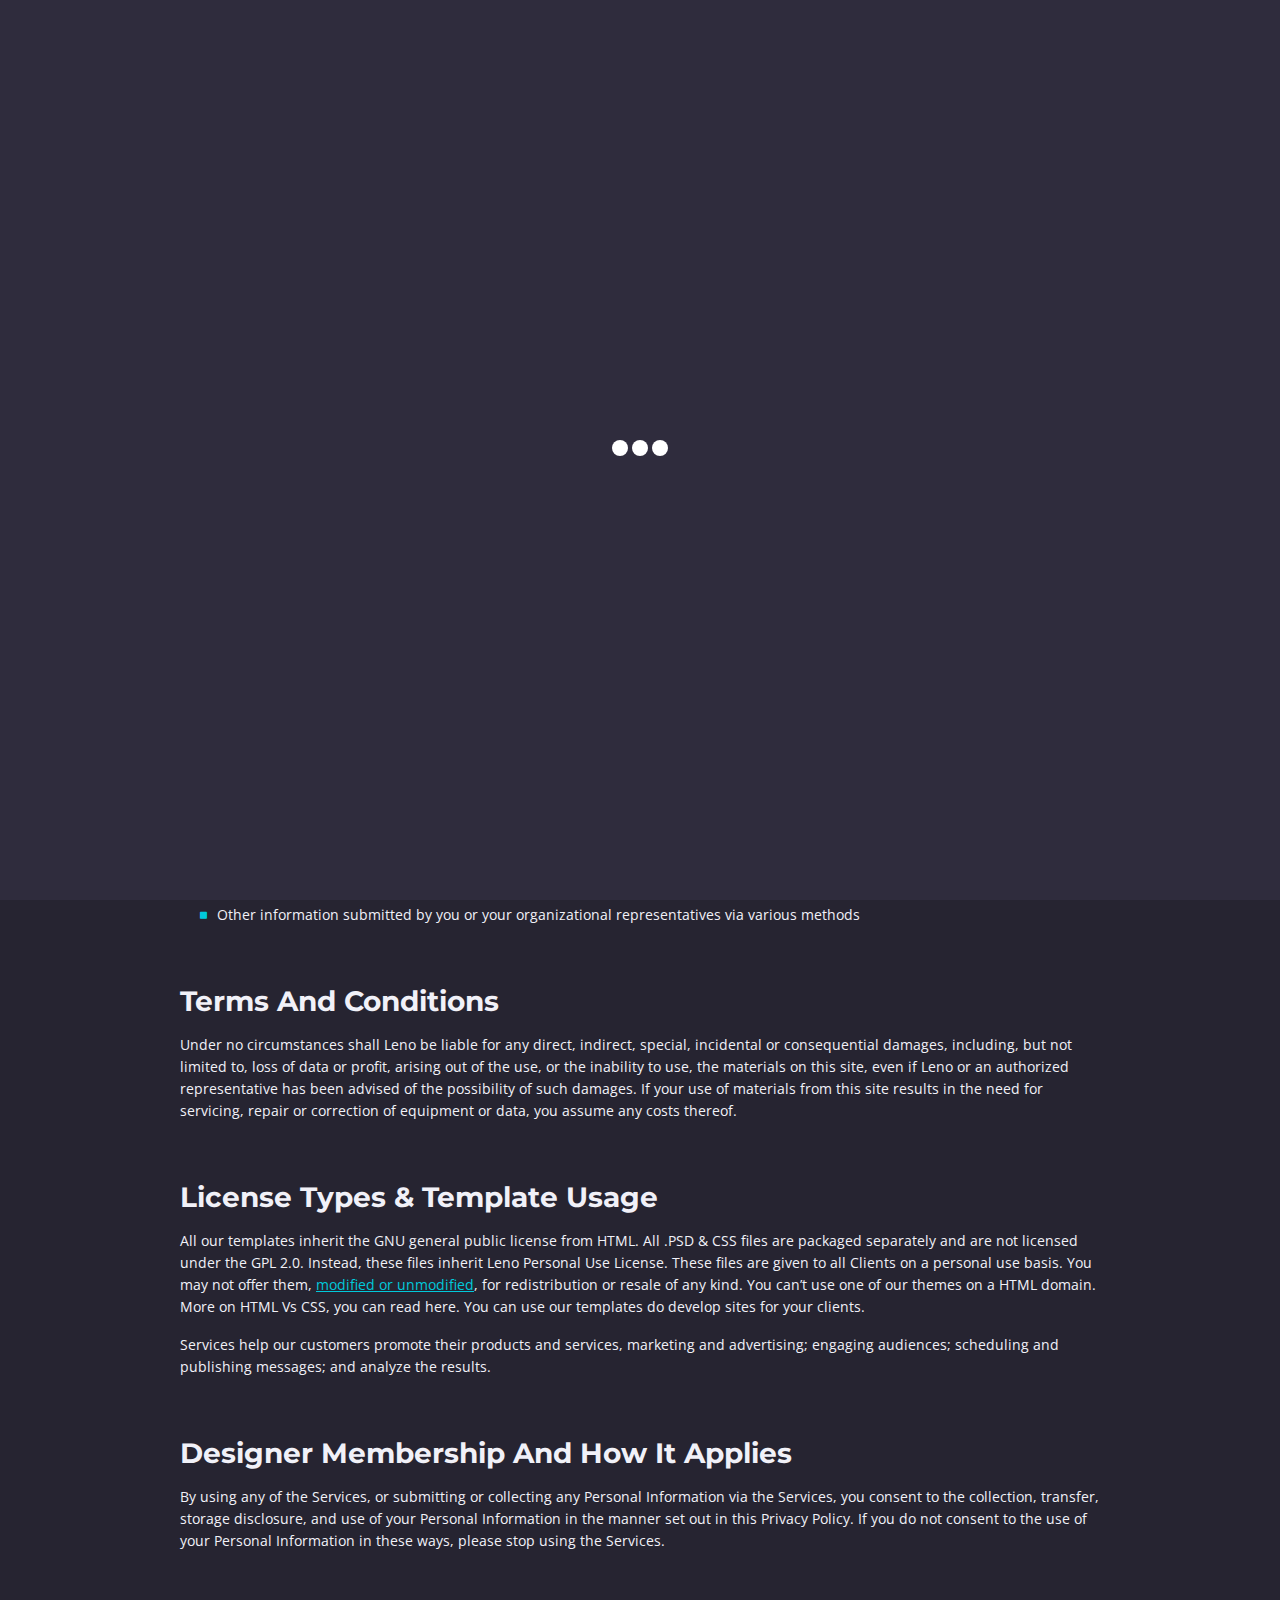
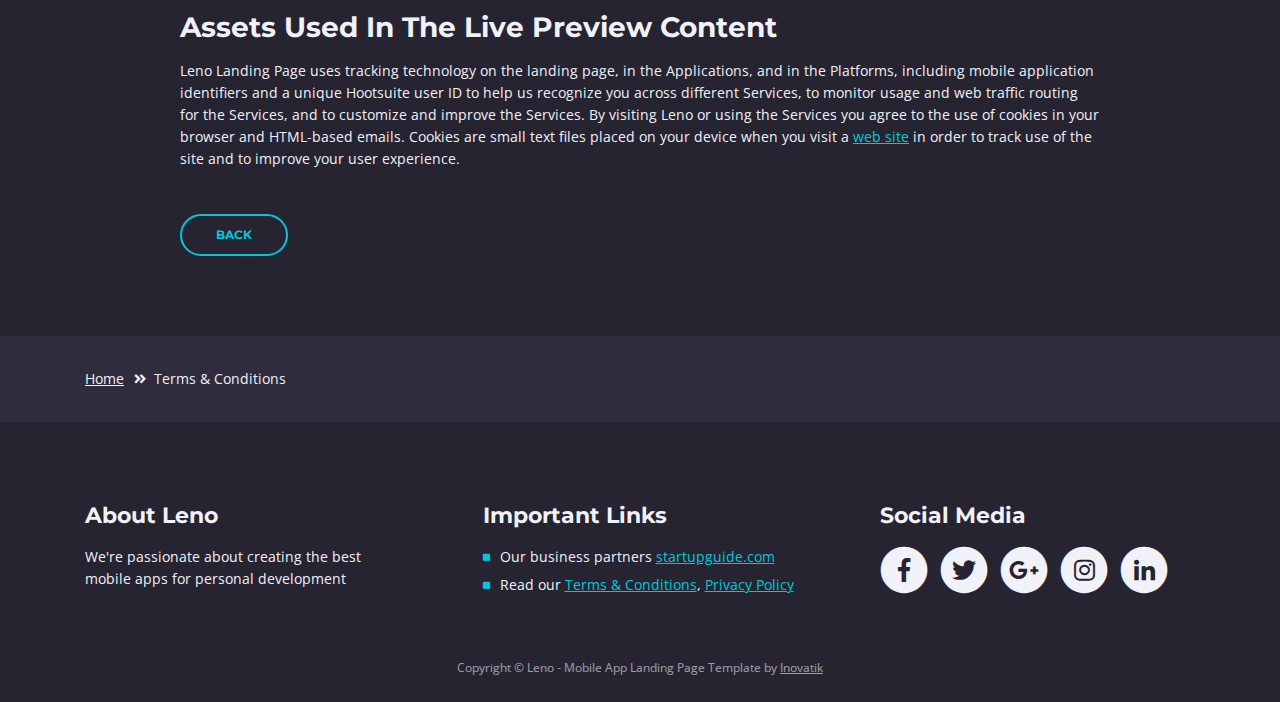
<file: terms-conditions.html>
<!DOCTYPE html>
<html lang="en">
<head>
    <meta charset="utf-8">
    <meta name="viewport" content="width=device-width, initial-scale=1, shrink-to-fit=no">
    
    <!-- SEO Meta Tags -->
    <meta name="description" content="Free mobile app HTML landing page template to help you build a great online presence for your app which will convert visitors into users">
    <meta name="author" content="Inovatik">

    <!-- OG Meta Tags to improve the way the post looks when you share the page on LinkedIn, Facebook, Google+ -->
	<meta property="og:site_name" content="" /> <!-- website name -->
	<meta property="og:site" content="" /> <!-- website link -->
	<meta property="og:title" content=""/> <!-- title shown in the actual shared post -->
	<meta property="og:description" content="" /> <!-- description shown in the actual shared post -->
	<meta property="og:image" content="" /> <!-- image link, make sure it's jpg -->
	<meta property="og:url" content="" /> <!-- where do you want your post to link to -->
	<meta property="og:type" content="article" />

    <!-- Website Title -->
    <title>Terms Conditions - Leno - Free Mobile App Landing Page Template</title>
    
    <!-- Styles -->
    <link href="https://fonts.googleapis.com/css?family=Open+Sans:300,300i,400,400i,600,600i,700,700i" rel="stylesheet">
    <link href="https://fonts.googleapis.com/css?family=Montserrat:600,700" rel="stylesheet">
    <link href="css/bootstrap.css" rel="stylesheet">
    <link href="css/fontawesome-all.css" rel="stylesheet">
    <link href="css/swiper.css" rel="stylesheet">
	<link href="css/magnific-popup.css" rel="stylesheet">
    <link href="css/styles.css" rel="stylesheet">
	
	<!-- Favicon  -->
    <link rel="icon" href="images/favicon.png">
</head>
<body data-spy="scroll" data-target=".fixed-top">
    
    <!-- Preloader -->
	<div class="spinner-wrapper">
        <div class="spinner">
            <div class="bounce1"></div>
            <div class="bounce2"></div>
            <div class="bounce3"></div>
        </div>
    </div>
    <!-- end of preloader -->
    

    <!-- Navbar -->
    <nav class="navbar navbar-expand-md navbar-dark navbar-custom fixed-top">
        <!-- Text Logo - Use this if you don't have a graphic logo -->
        <!-- <a class="navbar-brand logo-text page-scroll" href="index.html">Leno</a> -->

        <!-- Image Logo -->
        <a class="navbar-brand logo-image" href="index.html"><img src="images/logo.svg" alt="alternative"></a> 
        
        <!-- Mobile Menu Toggle Button -->
        <button class="navbar-toggler" type="button" data-toggle="collapse" data-target="#navbarsExampleDefault" aria-controls="navbarsExampleDefault" aria-expanded="false" aria-label="Toggle navigation">
            <span class="navbar-toggler-awesome fas fa-bars"></span>
            <span class="navbar-toggler-awesome fas fa-times"></span>
        </button>
        <!-- end of mobile menu toggle button -->

        <div class="collapse navbar-collapse" id="navbarsExampleDefault">
            <ul class="navbar-nav ml-auto">
                <li class="nav-item">
                    <a class="nav-link page-scroll" href="index.html#header">HOME <span class="sr-only">(current)</span></a>
                </li>
                <li class="nav-item">
                    <a class="nav-link page-scroll" href="index.html#features">FEATURES</a>
                </li>
                <li class="nav-item">
                    <a class="nav-link page-scroll" href="index.html#preview">PREVIEW</a>
                </li>

                <!-- Dropdown Menu -->          
                <li class="nav-item dropdown">
                    <a class="nav-link dropdown-toggle page-scroll" href="index.html#details" id="navbarDropdown" role="button" aria-haspopup="true" aria-expanded="false">DETAILS</a>
                    <div class="dropdown-menu" aria-labelledby="navbarDropdown">
                        <a class="dropdown-item" href="terms-conditions.html"><span class="item-text">TERMS CONDITIONS</span></a>
                        <div class="dropdown-items-divide-hr"></div>
                        <a class="dropdown-item" href="privacy-policy.html"><span class="item-text">PRIVACY POLICY</span></a>
                    </div>
                </li>
                <!-- end of dropdown menu -->

                <li class="nav-item">
                    <a class="nav-link page-scroll" href="index.html#contact">CONTACT</a>
                </li>
            </ul>
            <span class="nav-item social-icons">
                <span class="fa-stack">
                    <a href="#your-link">
                        <i class="fas fa-circle fa-stack-2x"></i>
                        <i class="fab fa-facebook-f fa-stack-1x"></i>
                    </a>
                </span>
                <span class="fa-stack">
                    <a href="#your-link">
                        <i class="fas fa-circle fa-stack-2x"></i>
                        <i class="fab fa-twitter fa-stack-1x"></i>
                    </a>
                </span>
            </span>
        </div>
    </nav> <!-- end of navbar -->
    <!-- end of navbar -->


    <!-- Header -->
    <header id="header" class="ex-header">
        <div class="container">
            <div class="row">
                <div class="col-lg-12">
                    <h1>Terms & Conditions</h1>
                </div> <!-- end of col -->
            </div> <!-- end of row -->
        </div> <!-- end of container -->
    </header> <!-- end of ex-header -->
    <!-- end of header -->


    <!-- Breadcrumbs -->
    <div class="ex-basic-1">
        <div class="container">
            <div class="row">
                <div class="col-lg-12">
                    <div class="breadcrumbs">
                        <a href="index.html">Home</a><i class="fa fa-angle-double-right"></i><span>Terms & Conditions</span>
                    </div> <!-- end of breadcrumbs -->
                </div> <!-- end of col -->
            </div> <!-- end of row -->
        </div> <!-- end of container -->
    </div> <!-- end of ex-basic-1 -->
    <!-- end of breadcrumbs -->


    <!-- Terms Content -->
    <div class="ex-basic-2">
        <div class="container">
            <div class="row">
                <div class="col-lg-10 offset-lg-1">
                    <div class="text-container">
                        <h3>Limitations Of Liability</h3>
                        <p>Leno also automatically collects and receives certain information from your computer or mobile device, including the activities you perform on our Website, the Platforms, and the Applications, the type of hardware and software you are using (for example, your operating system or browser), and information obtained from cookies. For example, each time you visit the Website or otherwise use the Services, we automatically collect your IP address, browser and device type, access times, the web page from which you came, the regions from which you navigate the web page, and the web page(s) you access (as applicable).</p>
                        <p>When you first register for a Leno account, and when you use the Services, we collect some <a class="turquoise" href="#your-link">Personal Information</a> about you such as:</p>
                        <ul class="list-unstyled li-space-lg indent">
                            <li class="media">
                                <i class="fas fa-square"></i>
                                <div class="media-body">The geographic area where you use your computer and mobile devices</div>
                            </li>
                            <li class="media">
                                <i class="fas fa-square"></i>
                                <div class="media-body">Your full name, username, and email address and other contact details</div>
                            </li>
                            <li class="media">
                                <i class="fas fa-square"></i>
                                <div class="media-body">A unique Leno user ID (an alphanumeric string) which is assigned to you upon registration</div>
                            </li>
                            <li class="media">
                                <i class="fas fa-square"></i>
                                <div class="media-body">Other optional information as part of your account profile</div>
                            </li>
                            <li class="media">
                                <i class="fas fa-square"></i>
                                <div class="media-body">Your IP Address and, when applicable, timestamp related to your consent and confirmation of consent</div>
                            </li>
                            <li class="media">
                                <i class="fas fa-square"></i>
                                <div class="media-body">Other information submitted by you or your organizational representatives via various methods</div>
                            </li>
                        </ul>
                    </div> <!-- end of text-container -->
                    
                    <div class="text-container">
                        <h3>Terms And Conditions</h3>
                        <p>Under no circumstances shall Leno be liable for any direct, indirect, special, incidental or consequential damages, including, but not limited to, loss of data or profit, arising out of the use, or the inability to use, the materials on this site, even if Leno or an authorized representative has been advised of the possibility of such damages. If your use of materials from this site results in the need for servicing, repair or correction of equipment or data, you assume any costs thereof.</p>
                    </div> <!-- end of text-container -->

                    <div class="text-container">
                        <h3>License Types & Template Usage</h3>
                        <p>All our templates inherit the GNU general public license from HTML. All .PSD & CSS files are packaged separately and are not licensed under the GPL 2.0. Instead, these files inherit Leno Personal Use License. These files are given to all Clients on a personal use basis. You may not offer them, <a class="turquoise" href="#your-link">modified or unmodified</a>, for redistribution or resale of any kind. You can’t use one of our themes on a HTML domain. More on HTML Vs CSS, you can read here. You can use our templates do develop sites for your clients.</p>
                        <p>Services help our customers promote their products and services, marketing and advertising; engaging audiences; scheduling and publishing messages; and analyze the results.</p>
                    </div> <!-- end of text-container -->

                    <div class="text-container">
                        <h3>Designer Membership And How It Applies</h3>
                        <p>By using any of the Services, or submitting or collecting any Personal Information via the Services, you consent to the collection, transfer, storage disclosure, and use of your Personal Information in the manner set out in this Privacy Policy. If you do not consent to the use of your Personal Information in these ways, please stop using the Services.</p>
                    </div> <!-- end of text-container -->
                    
                    <div class="text-container last">
                        <h3>Assets Used In The Live Preview Content</h3>
                        <p>Leno Landing Page uses tracking technology on the landing page, in the Applications, and in the Platforms, including mobile application identifiers and a unique Hootsuite user ID to help us recognize you across different Services, to monitor usage and web traffic routing for the Services, and to customize and improve the Services. By visiting Leno or using the Services you agree to the use of cookies in your browser and HTML-based emails. Cookies are small text files placed on your device when you visit a <a class="turquoise" href="#your-link">web site</a> in order to track use of the site and to improve your user experience.</p>
                        <a class="btn-outline-reg" href="index.html">BACK</a>
                    </div> <!-- end of text-container -->
                </div>
            </div> <!-- end of row -->
        </div> <!-- end of container -->
    </div> <!-- end of ex-basic -->
    <!-- end of terms content -->

    
    <!-- Breadcrumbs -->
    <div class="ex-basic-1">
        <div class="container">
            <div class="row">
                <div class="col-lg-12">
                    <div class="breadcrumbs">
                        <a href="index.html">Home</a><i class="fa fa-angle-double-right"></i><span>Terms & Conditions</span>
                    </div> <!-- end of breadcrumbs -->
                </div> <!-- end of col -->
            </div> <!-- end of row -->
        </div> <!-- end of container -->
    </div> <!-- end of ex-basic-1 -->
    <!-- end of breadcrumbs -->


    <!-- Footer -->
    <div class="footer">
        <div class="container">
            <div class="row">
                <div class="col-md-4">
                    <div class="footer-col">
                        <h4>About Leno</h4>
                        <p>We're passionate about creating the best mobile apps for personal development</p>
                    </div>
                </div> <!-- end of col -->
                <div class="col-md-4">
                    <div class="footer-col middle">
                        <h4>Important Links</h4>
                        <ul class="list-unstyled li-space-lg">
                            <li class="media">
                                <i class="fas fa-square"></i>
                                <div class="media-body">Our business partners <a class="turquoise" href="#your-link">startupguide.com</a></div>
                            </li>
                            <li class="media">
                                <i class="fas fa-square"></i>
                                <div class="media-body">Read our <a class="turquoise" href="terms-conditions.html">Terms & Conditions</a>, <a class="turquoise" href="privacy-policy.html">Privacy Policy</a></div>
                            </li>
                        </ul>
                    </div>
                </div> <!-- end of col -->
                <div class="col-md-4">
                    <div class="footer-col last">
                        <h4>Social Media</h4>
                        <span class="fa-stack">
                            <a href="#your-link">
                                <i class="fas fa-circle fa-stack-2x"></i>
                                <i class="fab fa-facebook-f fa-stack-1x"></i>
                            </a>
                        </span>
                        <span class="fa-stack">
                            <a href="#your-link">
                                <i class="fas fa-circle fa-stack-2x"></i>
                                <i class="fab fa-twitter fa-stack-1x"></i>
                            </a>
                        </span>
                        <span class="fa-stack">
                            <a href="#your-link">
                                <i class="fas fa-circle fa-stack-2x"></i>
                                <i class="fab fa-google-plus-g fa-stack-1x"></i>
                            </a>
                        </span>
                        <span class="fa-stack">
                            <a href="#your-link">
                                <i class="fas fa-circle fa-stack-2x"></i>
                                <i class="fab fa-instagram fa-stack-1x"></i>
                            </a>
                        </span>
                        <span class="fa-stack">
                            <a href="#your-link">
                                <i class="fas fa-circle fa-stack-2x"></i>
                                <i class="fab fa-linkedin-in fa-stack-1x"></i>
                            </a>
                        </span>
                    </div> 
                </div> <!-- end of col -->
            </div> <!-- end of row -->
        </div> <!-- end of container -->
    </div> <!-- end of footer -->  
    <!-- end of footer -->


    <!-- Copyright -->
    <div class="copyright">
        <div class="container">
            <div class="row">
                <div class="col-lg-12">
                    <p class="p-small">Copyright © Leno - Mobile App Landing Page Template by <a href="http://www.inovatik.com">Inovatik</a></p>
                </div> <!-- end of col -->
            </div> <!-- enf of row -->
        </div> <!-- end of container -->
    </div> <!-- end of copyright --> 
    <!-- end of copyright -->

	
    <!-- Scripts -->
    <script src="js/jquery.min.js"></script> <!-- jQuery for Bootstrap's JavaScript plugins -->
    <script src="js/popper.min.js"></script> <!-- Popper tooltip library for Bootstrap -->
    <script src="js/bootstrap.min.js"></script> <!-- Bootstrap framework -->
    <script src="js/jquery.easing.min.js"></script> <!-- jQuery Easing for smooth scrolling between anchors -->
    <script src="js/swiper.min.js"></script> <!-- Swiper for image and text sliders -->
    <script src="js/jquery.magnific-popup.js"></script> <!-- Magnific Popup for lightboxes -->
    <script src="js/morphext.min.js"></script> <!-- Morphtext rotating text in the header -->
    <script src="js/validator.min.js"></script> <!-- Validator.js - Bootstrap plugin that validates forms -->
    <script src="js/scripts.js"></script> <!-- Custom scripts -->
</body>
</html>
</file>
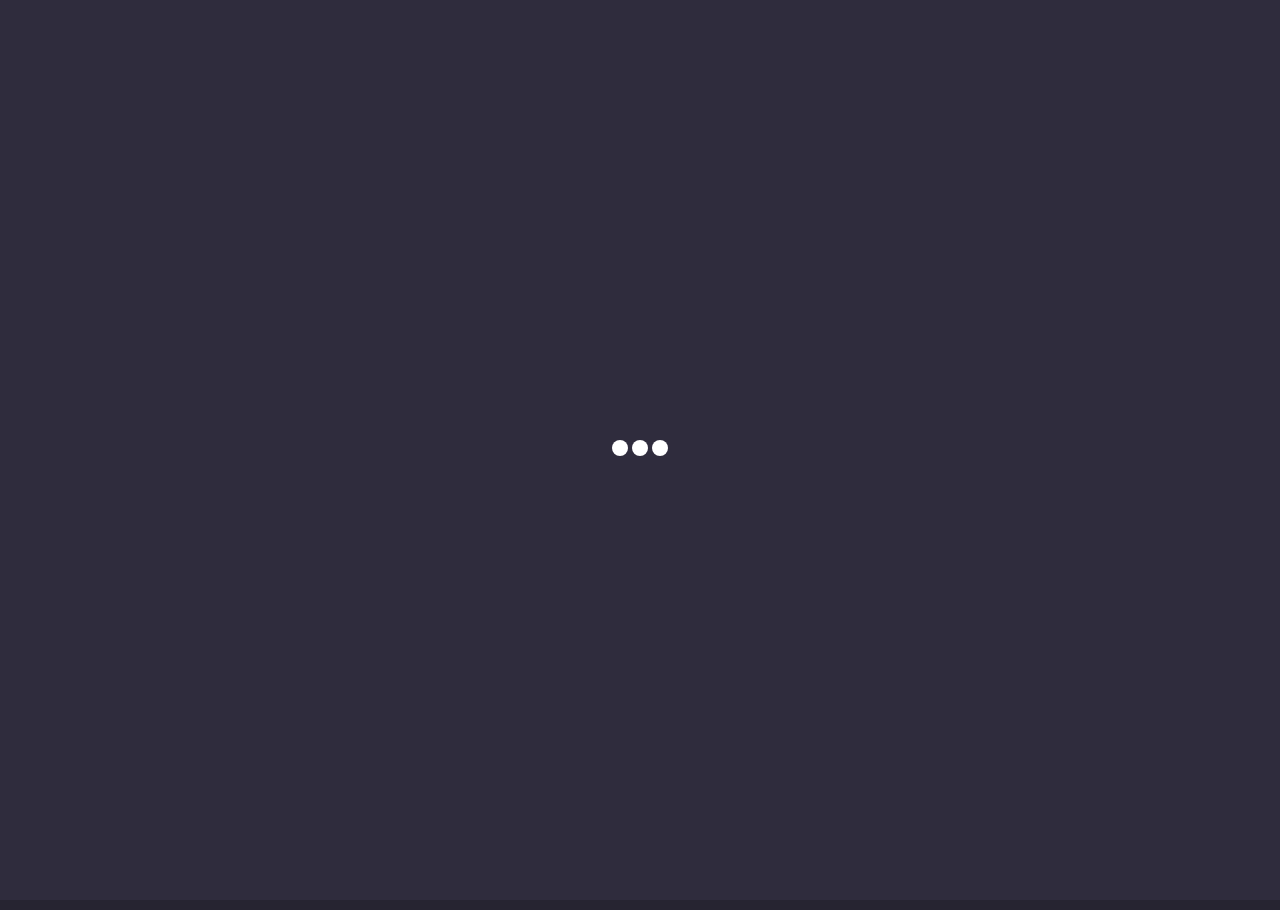
<file: upload_complete.html>
<!DOCTYPE html>
<html lang="ja">
<head>
    <meta charset="utf-8">
    <meta name="viewport" content="width=device-width, initial-scale=1, shrink-to-fit=no">
    
    <!-- SEO Meta Tags -->
    <meta name="description" content="Free mobile app HTML landing page template to help you build a great online presence for your app which will convert visitors into users">
    <meta name="author" content="Inovatik">

    <!-- OG Meta Tags to improve the way the post looks when you share the page on LinkedIn, Facebook, Google+ -->
	<meta property="og:site_name" content="" /> <!-- website name -->
	<meta property="og:site" content="" /> <!-- website link -->
	<meta property="og:title" content=""/> <!-- title shown in the actual shared post -->
	<meta property="og:description" content="" /> <!-- description shown in the actual shared post -->
	<meta property="og:image" content="" /> <!-- image link, make sure it's jpg -->
	<meta property="og:url" content="" /> <!-- where do you want your post to link to -->
	<meta property="og:type" content="article" />

    <!-- Website Title -->
    <title>Share Reader</title>
    
    <!-- Styles -->
    <link href="https://fonts.googleapis.com/css?family=Montserrat:400,600,700" rel="stylesheet">
    <link href="https://fonts.googleapis.com/css?family=Open+Sans:400,400i,700,700i" rel="stylesheet">
    <link href="css/bootstrap.css" rel="stylesheet">
    <link href="css/fontawesome-all.css" rel="stylesheet">
    <link href="css/swiper.css" rel="stylesheet">
	<link href="css/magnific-popup.css" rel="stylesheet">
	<link href="css/styles.css" rel="stylesheet">
	
	<!-- Favicon  -->
    <link rel="icon" href="images/favicon.png">
</head>
<body data-spy="scroll" data-target=".fixed-top">
    
    <!-- Preloader -->
	<div class="spinner-wrapper">
        <div class="spinner">
            <div class="bounce1"></div>
            <div class="bounce2"></div>
            <div class="bounce3"></div>
        </div>
    </div>
    <!-- end of preloader -->
    

    <!-- Navbar -->
    <nav class="navbar navbar-expand-md navbar-dark navbar-custom fixed-top">
        <!-- Text Logo - Use this if you don't have a graphic logo -->
        <!-- <a class="navbar-brand logo-text page-scroll" href="index.html">Leno</a> -->

        <!-- Image Logo -->
        <a class="navbar-brand logo-image" href="index.html"> </a> 
        
        <!-- Mobile Menu Toggle Button -->
        <button class="navbar-toggler" type="button" data-toggle="collapse" data-target="#navbarsExampleDefault" aria-controls="navbarsExampleDefault" aria-expanded="false" aria-label="Toggle navigation">
            <span class="navbar-toggler-awesome fas fa-bars"></span>
            <span class="navbar-toggler-awesome fas fa-times"></span>
        </button>
        <!-- end of mobile menu toggle button -->

        <div class="collapse navbar-collapse" id="navbarsExampleDefault">
            <ul class="navbar-nav ml-auto">
                <li class="nav-item">
                    <a class="nav-link page-scroll" href="index.html">ホーム</a>
                </li>
                <li class="nav-item">
                    <a class="nav-link page-scroll" href="#header">アップロード<span class="sr-only">(current)</span></a>
                </li>
                <li class="nav-item">
                    <a class="nav-link page-scroll" href="download.html">ダウンロード</a>
                </li>
                <li class="nav-item">
                    <a class="nav-link page-scroll" href="how_to_use.html">使い方</a>
                </li>
            </ul>
            <span class="nav-item social-icons">
                <span class="fa-stack">
                    <a href="#your-link">
                        <i class="fas fa-circle fa-stack-2x"></i>
                        <i class="fab fa-facebook-f fa-stack-1x"></i>
                    </a>
                </span>
                <span class="fa-stack">
                    <a href="#your-link">
                        <i class="fas fa-circle fa-stack-2x"></i>
                        <i class="fab fa-twitter fa-stack-1x"></i>
                    </a>
                </span>
            </span>
        </div>
    </nav> <!-- end of navbar -->
    <!-- end of navbar -->


    <!-- Header -->
    <header id="header" class="header">
        <div class="header-content">
            <div class="container">
                <div class="row">
                    <div class="col-lg-6">
                        <div class="text-container">
                            <h1><span id="js-rotating">QRコード読み取り</span></h1>
                        </div>
                    </div> <!-- end of col -->
                    <div class="col-lg-6">
                        <!--<div class="image-container">-->
                            <!--ここにQRコードリーダーをつける-->
                            <img class="img-fluid" src="images/QR_test.png" alt="alternative">
                            <a href="download.html">ダウンロードはこちら</a>
                            <a href="download.html">スマホで読み取る場合はこちら</a>
                        <!--</div>--> <!-- end of image-container -->
                    </div> <!-- end of col -->
                </div> <!-- end of row -->
                <a href="index.html">ファイル削除</a>
            </div> <!-- end of container -->
        </div> <!-- end of header-content -->
    </header> <!-- end of header -->
    <!-- end of header -->

    <!-- Footer -->
    <div class="footer">
        <div class="container">
            <div class="row">
                <div class="col-md-4">
                    <div class="footer-col">
                        <h4>Share Readerとは</h4>
                        <p class="p-large">Share Readerは、QRコードを使って簡単にファイル共有ができるシステムです。<br>詳しくは<a class="turquoise" href="how_to_use.html">こちら</a></p>
                    </div>
                </div> <!-- end of col -->
                <div class="col-md-4">
                    <div class="footer-col middle">
                        <h4>リンク</h4>
                        <ul class="list-unstyled li-space-lg">
                            <li class="media">
                                <i class="fas fa-square"></i>
                                <div class="media-body">Our business partners <a class="turquoise" href="#your-link">startupguide.com</a></div>
                            </li>
                            <li class="media">
                                <i class="fas fa-square"></i>
                                <div class="media-body">Read our <a class="turquoise" href="terms-conditions.html">Terms & Conditions</a>, <a class="turquoise" href="privacy-policy.html">Privacy Policy</a></div>
                            </li>
                        </ul>
                    </div>
                </div> <!-- end of col -->
                <div class="col-md-4">
                    <div class="footer-col last">
                        <h4>ソーシャルメディア</h4>
                        <span class="fa-stack">
                            <a href="#your-link">
                                <i class="fas fa-circle fa-stack-2x"></i>
                                <i class="fab fa-facebook-f fa-stack-1x"></i>
                            </a>
                        </span>
                        <span class="fa-stack">
                            <a href="#your-link">
                                <i class="fas fa-circle fa-stack-2x"></i>
                                <i class="fab fa-twitter fa-stack-1x"></i>
                            </a>
                        </span>
                        <span class="fa-stack">
                            <a href="#your-link">
                                <i class="fas fa-circle fa-stack-2x"></i>
                                <i class="fab fa-google-plus-g fa-stack-1x"></i>
                            </a>
                        </span>
                        <span class="fa-stack">
                            <a href="#your-link">
                                <i class="fas fa-circle fa-stack-2x"></i>
                                <i class="fab fa-instagram fa-stack-1x"></i>
                            </a>
                        </span>
                        <span class="fa-stack">
                            <a href="#your-link">
                                <i class="fas fa-circle fa-stack-2x"></i>
                                <i class="fab fa-linkedin-in fa-stack-1x"></i>
                            </a>
                        </span>
                    </div> 
                </div> <!-- end of col -->
            </div> <!-- end of row -->
        </div> <!-- end of container -->
    </div> <!-- end of footer -->  
    <!-- end of footer -->


    <!-- Copyright -->
    <div class="copyright">
        <div class="container">
            <div class="row">
                <div class="col-lg-12">
                    <p class="p-small">Copyright © share reader</p>
                </div> <!-- end of col -->
            </div> <!-- enf of row -->
        </div> <!-- end of container -->
    </div> <!-- end of copyright --> 
    <!-- end of copyright -->
    
    	
    <!-- Scripts -->
    <script src="js/jquery.min.js"></script> <!-- jQuery for Bootstrap's JavaScript plugins -->
    <script src="js/popper.min.js"></script> <!-- Popper tooltip library for Bootstrap -->
    <script src="js/bootstrap.min.js"></script> <!-- Bootstrap framework -->
    <script src="js/jquery.easing.min.js"></script> <!-- jQuery Easing for smooth scrolling between anchors -->
    <script src="js/swiper.min.js"></script> <!-- Swiper for image and text sliders -->
    <script src="js/jquery.magnific-popup.js"></script> <!-- Magnific Popup for lightboxes -->
    <script src="js/morphext.min.js"></script> <!-- Morphtext rotating text in the header -->
    <script src="js/validator.min.js"></script> <!-- Validator.js - Bootstrap plugin that validates forms -->
    <script src="js/scripts.js"></script> <!-- Custom scripts -->
</body>
</html>
</file>
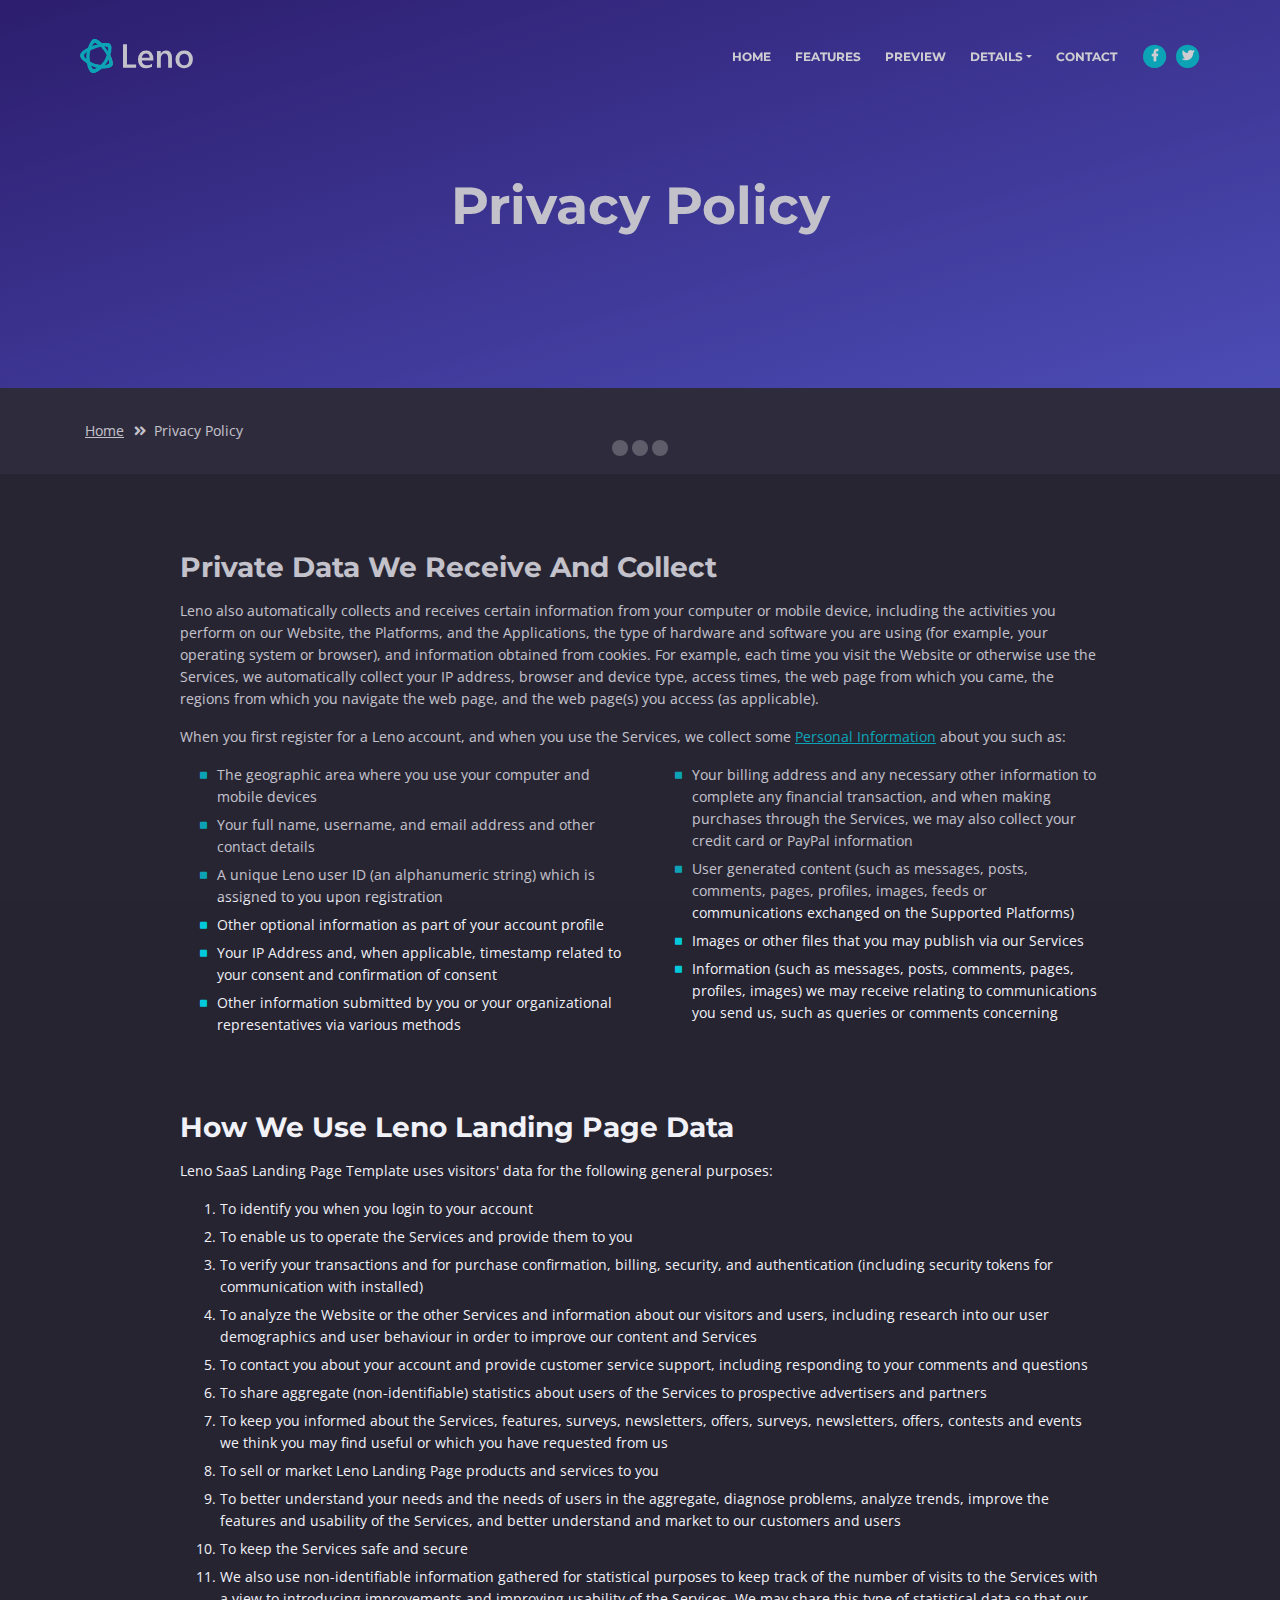
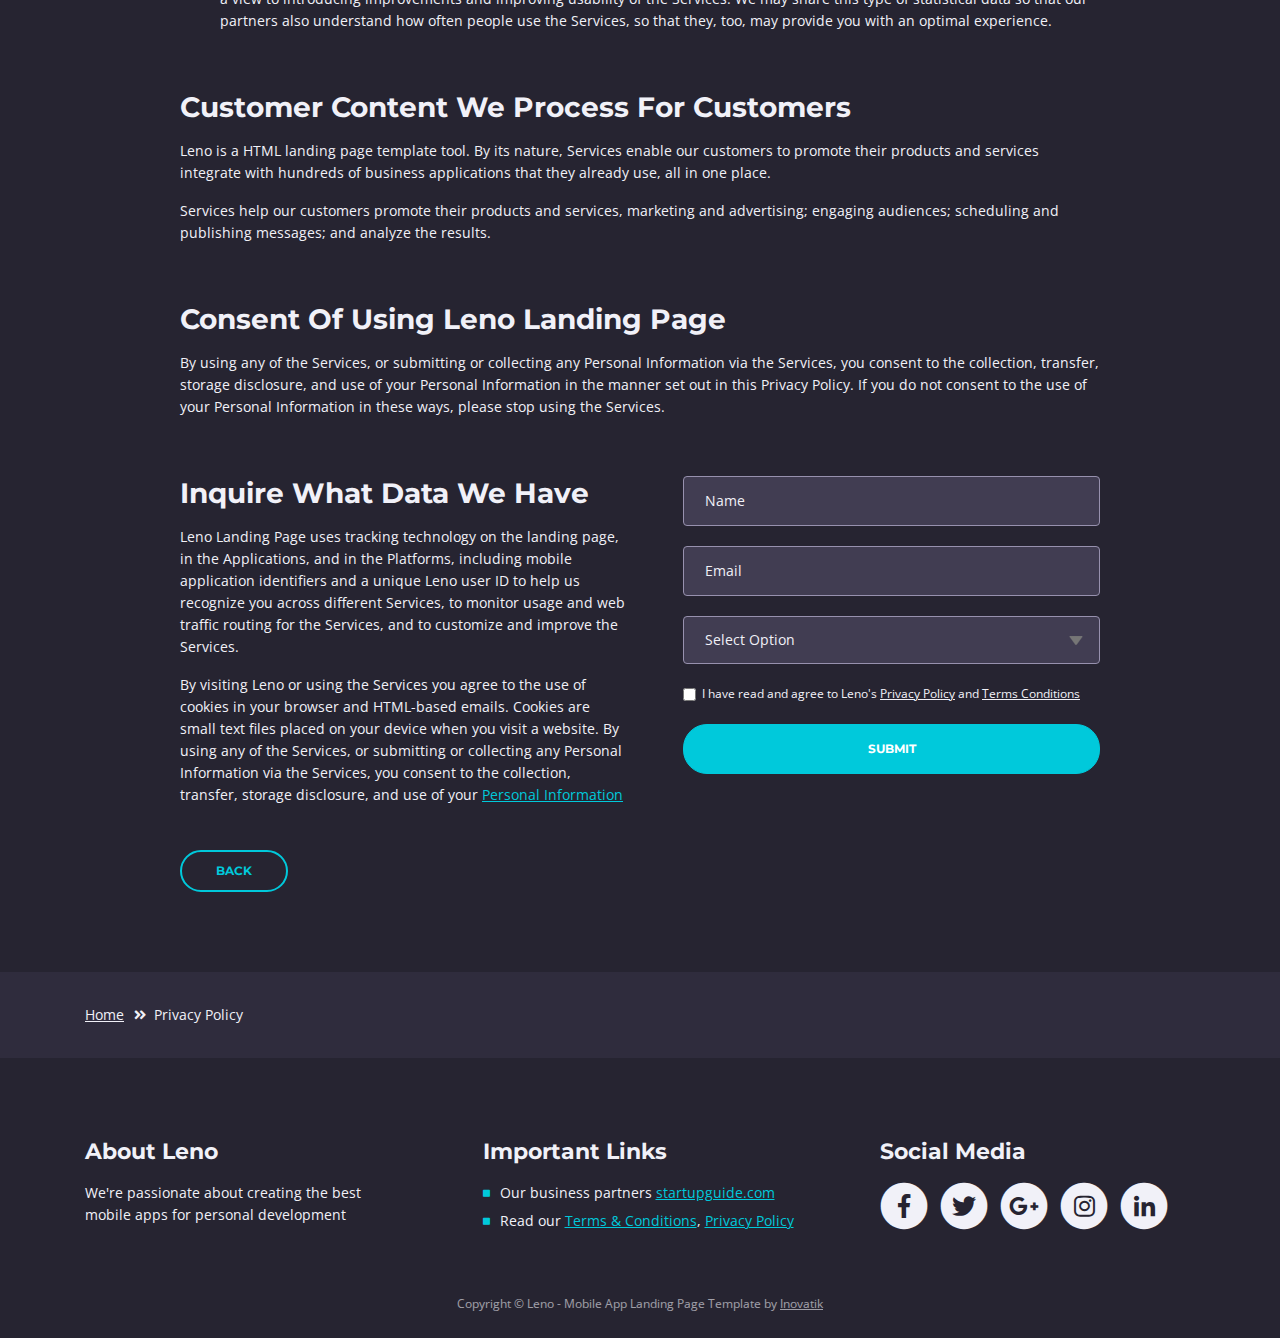
<file: leno/privacy-policy.html>
<!DOCTYPE html>
<html lang="en">
<head>
    <meta charset="utf-8">
    <meta name="viewport" content="width=device-width, initial-scale=1, shrink-to-fit=no">
    
    <!-- SEO Meta Tags -->
    <meta name="description" content="Free mobile app HTML landing page template to help you build a great online presence for your app which will convert visitors into users">
    <meta name="author" content="Inovatik">

    <!-- OG Meta Tags to improve the way the post looks when you share the page on LinkedIn, Facebook, Google+ -->
	<meta property="og:site_name" content="" /> <!-- website name -->
	<meta property="og:site" content="" /> <!-- website link -->
	<meta property="og:title" content=""/> <!-- title shown in the actual shared post -->
	<meta property="og:description" content="" /> <!-- description shown in the actual shared post -->
	<meta property="og:image" content="" /> <!-- image link, make sure it's jpg -->
	<meta property="og:url" content="" /> <!-- where do you want your post to link to -->
	<meta property="og:type" content="article" />

    <!-- Website Title -->
    <title>Privacy Policy - Leno - Free Mobile App Landing Page Template</title>
    
    <!-- Styles -->
    <link href="https://fonts.googleapis.com/css?family=Open+Sans:300,300i,400,400i,600,600i,700,700i" rel="stylesheet">
    <link href="https://fonts.googleapis.com/css?family=Montserrat:600,700" rel="stylesheet">
    <link href="css/bootstrap.css" rel="stylesheet">
    <link href="css/fontawesome-all.css" rel="stylesheet">
    <link href="css/swiper.css" rel="stylesheet">
	<link href="css/magnific-popup.css" rel="stylesheet">
    <link href="css/styles.css" rel="stylesheet">
	
	<!-- Favicon  -->
    <link rel="icon" href="images/favicon.png">
</head>
<body data-spy="scroll" data-target=".fixed-top">
    
    <!-- Preloader -->
	<div class="spinner-wrapper">
        <div class="spinner">
            <div class="bounce1"></div>
            <div class="bounce2"></div>
            <div class="bounce3"></div>
        </div>
    </div>
    <!-- end of preloader -->
    

    <!-- Navbar -->
    <nav class="navbar navbar-expand-md navbar-dark navbar-custom fixed-top">
        <!-- Text Logo - Use this if you don't have a graphic logo -->
        <!-- <a class="navbar-brand logo-text page-scroll" href="index.html">Leno</a> -->

        <!-- Image Logo -->
        <a class="navbar-brand logo-image" href="index.html"><img src="images/logo.svg" alt="alternative"></a> 
        
        <!-- Mobile Menu Toggle Button -->
        <button class="navbar-toggler" type="button" data-toggle="collapse" data-target="#navbarsExampleDefault" aria-controls="navbarsExampleDefault" aria-expanded="false" aria-label="Toggle navigation">
            <span class="navbar-toggler-awesome fas fa-bars"></span>
            <span class="navbar-toggler-awesome fas fa-times"></span>
        </button>
        <!-- end of mobile menu toggle button -->

        <div class="collapse navbar-collapse" id="navbarsExampleDefault">
            <ul class="navbar-nav ml-auto">
                <li class="nav-item">
                    <a class="nav-link page-scroll" href="index.html#header">HOME <span class="sr-only">(current)</span></a>
                </li>
                <li class="nav-item">
                    <a class="nav-link page-scroll" href="index.html#features">FEATURES</a>
                </li>
                <li class="nav-item">
                    <a class="nav-link page-scroll" href="index.html#preview">PREVIEW</a>
                </li>

                <!-- Dropdown Menu -->          
                <li class="nav-item dropdown">
                    <a class="nav-link dropdown-toggle page-scroll" href="index.html#details" id="navbarDropdown" role="button" aria-haspopup="true" aria-expanded="false">DETAILS</a>
                    <div class="dropdown-menu" aria-labelledby="navbarDropdown">
                        <a class="dropdown-item" href="terms-conditions.html"><span class="item-text">TERMS CONDITIONS</span></a>
                        <div class="dropdown-items-divide-hr"></div>
                        <a class="dropdown-item" href="privacy-policy.html"><span class="item-text">PRIVACY POLICY</span></a>
                    </div>
                </li>
                <!-- end of dropdown menu -->

                <li class="nav-item">
                    <a class="nav-link page-scroll" href="index.html#contact">CONTACT</a>
                </li>
            </ul>
            <span class="nav-item social-icons">
                <span class="fa-stack">
                    <a href="#your-link">
                        <i class="fas fa-circle fa-stack-2x"></i>
                        <i class="fab fa-facebook-f fa-stack-1x"></i>
                    </a>
                </span>
                <span class="fa-stack">
                    <a href="#your-link">
                        <i class="fas fa-circle fa-stack-2x"></i>
                        <i class="fab fa-twitter fa-stack-1x"></i>
                    </a>
                </span>
            </span>
        </div>
    </nav> <!-- end of navbar -->
    <!-- end of navbar -->


    <!-- Header -->
    <header id="header" class="ex-header">
        <div class="container">
            <div class="row">
                <div class="col-md-12">
                    <h1>Privacy Policy</h1>
                </div> <!-- end of col -->
            </div> <!-- end of row -->
        </div> <!-- end of container -->
    </header> <!-- end of ex-header -->
    <!-- end of header -->


    <!-- Breadcrumbs -->
    <div class="ex-basic-1">
        <div class="container">
            <div class="row">
                <div class="col-lg-12">
                    <div class="breadcrumbs">
                        <a href="index.html">Home</a><i class="fa fa-angle-double-right"></i><span>Privacy Policy</span>
                    </div> <!-- end of breadcrumbs -->
                </div> <!-- end of col -->
            </div> <!-- end of row -->
        </div> <!-- end of container -->
    </div> <!-- end of ex-basic-1 -->
    <!-- end of breadcrumbs -->


    <!-- Privacy Content -->
    <div class="ex-basic-2">
        <div class="container">
            <div class="row">
                <div class="col-lg-10 offset-lg-1">
                    <div class="text-container">
                        <h3>Private Data We Receive And Collect</h3>
                        <p>Leno also automatically collects and receives certain information from your computer or mobile device, including the activities you perform on our Website, the Platforms, and the Applications, the type of hardware and software you are using (for example, your operating system or browser), and information obtained from cookies. For example, each time you visit the Website or otherwise use the Services, we automatically collect your IP address, browser and device type, access times, the web page from which you came, the regions from which you navigate the web page, and the web page(s) you access (as applicable).</p>
                        <p>When you first register for a Leno account, and when you use the Services, we collect some <a class="turquoise" href="#your-link">Personal Information</a> about you such as:</p>
                        <div class="row">
                            <div class="col-md-6">
                                <ul class="list-unstyled li-space-lg indent">
                                    <li class="media">
                                        <i class="fas fa-square"></i>
                                        <div class="media-body">The geographic area where you use your computer and mobile devices</div>
                                    </li>
                                    <li class="media">
                                        <i class="fas fa-square"></i>
                                        <div class="media-body">Your full name, username, and email address and other contact details</div>
                                    </li>
                                    <li class="media">
                                        <i class="fas fa-square"></i>
                                        <div class="media-body">A unique Leno user ID (an alphanumeric string) which is assigned to you upon registration</div>
                                    </li>
                                    <li class="media">
                                        <i class="fas fa-square"></i>
                                        <div class="media-body">Other optional information as part of your account profile</div>
                                    </li>
                                    <li class="media">
                                        <i class="fas fa-square"></i>
                                        <div class="media-body">Your IP Address and, when applicable, timestamp related to your consent and confirmation of consent</div>
                                    </li>
                                    <li class="media">
                                        <i class="fas fa-square"></i>
                                        <div class="media-body">Other information submitted by you or your organizational representatives via various methods</div>
                                    </li>
                                </ul>
                            </div> <!-- end of col -->

                            <div class="col-md-6">
                                <ul class="list-unstyled li-space-lg indent">
                                    <li class="media">
                                        <i class="fas fa-square"></i>
                                        <div class="media-body">Your billing address and any necessary other information to complete any financial transaction, and when making purchases through the Services, we may also collect your credit card or PayPal information</div>
                                    </li>
                                    <li class="media">
                                        <i class="fas fa-square"></i>
                                        <div class="media-body">User generated content (such as messages, posts, comments, pages, profiles, images, feeds or communications exchanged on the Supported Platforms)</div>
                                    </li>
                                    <li class="media">
                                        <i class="fas fa-square"></i>
                                        <div class="media-body">Images or other files that you may publish via our Services</div>
                                    </li>
                                    <li class="media">
                                        <i class="fas fa-square"></i>
                                        <div class="media-body">Information (such as messages, posts, comments, pages, profiles, images) we may receive relating to communications you send us, such as queries or comments concerning</div>
                                    </li>
                                </ul>
                            </div> <!-- end of col -->
                        </div> <!-- end of row -->
                    </div> <!-- end of text-container-->
                    
                    <div class="text-container">
                        <h3>How We Use Leno Landing Page Data</h3>
                        <p>Leno SaaS Landing Page Template uses visitors' data for the following general purposes:</p>
                        <ol class="li-space-lg">
                            <li>To identify you when you login to your account</li>
                            <li>To enable us to operate the Services and provide them to you</li>
                            <li>To verify your transactions and for purchase confirmation, billing, security, and authentication (including security tokens for communication with installed)</li>
                            <li>To analyze the Website or the other Services and information about our visitors and users, including research into our user demographics and user behaviour in order to improve our content and Services</li>
                            <li>To contact you about your account and provide customer service support, including responding to your comments and questions</li>
                            <li>To share aggregate (non-identifiable) statistics about users of the Services to prospective advertisers and partners</li>
                            <li>To keep you informed about the Services, features, surveys, newsletters, offers, surveys, newsletters, offers, contests and events we think you may find useful or which you have requested from us</li>
                            <li>To sell or market Leno Landing Page products and services to you</li>
                            <li>To better understand your needs and the needs of users in the aggregate, diagnose problems, analyze trends, improve the features and usability of the Services, and better understand and market to our customers and users</li>
                            <li>To keep the Services safe and secure</li>
                            <li>We also use non-identifiable information gathered for statistical purposes to keep track of the number of visits to the Services with a view to introducing improvements and improving usability of the Services. We may share this type of statistical data so that our partners also understand how often people use the Services, so that they, too, may provide you with an optimal experience.</li>
                        </ol>
                    </div> <!-- end of text-container -->

                    <div class="text-container">
                        <h3>Customer Content We Process For Customers</h3>
                        <p>Leno is a HTML landing page template tool. By its nature, Services enable our customers to promote their products and services integrate with hundreds of business applications that they already use, all in one place.</p>
                        <p>Services help our customers promote their products and services, marketing and advertising; engaging audiences; scheduling and publishing messages; and analyze the results.</p>
                    </div> <!-- end of text container -->

                    <div class="text-container">
                        <h3>Consent Of Using Leno Landing Page</h3>
					    <p class="mb-5">By using any of the Services, or submitting or collecting any Personal Information via the Services, you consent to the collection, transfer, storage disclosure, and use of your Personal Information in the manner set out in this Privacy Policy. If you do not consent to the use of your Personal Information in these ways, please stop using the Services.</p>
                    </div> <!-- end of text-container -->
                                       
                    <div class="row">
                        <div class="col-md-6">
                            <div class="text-container last">
                                <h3>Inquire What Data We Have</h3>
                                <p>Leno Landing Page uses tracking technology on the landing page, in the Applications, and in the Platforms, including mobile application identifiers and a unique Leno user ID to help us recognize you across different Services, to monitor usage and web traffic routing for the Services, and to customize and improve the Services.</p>
                                <p> By visiting Leno or using the Services you agree to the use of cookies in your browser and HTML-based emails. Cookies are small text files placed on your device when you visit a website. By using any of the Services, or submitting or collecting any Personal Information via the Services, you consent to the collection, transfer, storage disclosure, and use of your <a class="turquoise" href="#your-link">Personal Information</a></p>
                            </div> <!-- end of text container -->
                        </div> <!-- end of col-->
                        <div class="col-md-6">

                            <!-- Privacy Form -->
                            <div class="form-container">
                                <form id="privacyForm" data-toggle="validator" data-focus="false">
                                    <div class="form-group">
                                        <input type="text" class="form-control-input" id="pname" required>
                                        <label class="label-control" for="pname">Name</label>
                                        <div class="help-block with-errors"></div>
                                    </div>
                                    <div class="form-group">
                                        <input type="email" class="form-control-input" id="pemail" required>
                                        <label class="label-control" for="pemail">Email</label>
                                        <div class="help-block with-errors"></div>
                                    </div>
                                    <div class="form-group">
                                        <select class="form-control-select" id="pselect" required>
                                            <option class="select-option" value="" disabled selected>Select Option</option>
                                            <option class="select-option" value="Delete data">Delete my data</option>
                                            <option class="select-option" value="Show me data">Show me my data</option>
                                        </select>
                                        <div class="help-block with-errors"></div>
                                    </div>
                                    <div class="form-group checkbox">
                                        <input type="checkbox" id="pterms" value="Agreed-to-Terms" required>I have read and agree to Leno's <a href="privacy-policy.html">Privacy Policy</a> and <a href="terms-conditions.html">Terms Conditions</a>
                                        <div class="help-block with-errors"></div>
                                    </div>
                                    <div class="form-group">
                                        <button type="submit" class="form-control-submit-button">SUBMIT</button>
                                    </div>
                                    <div class="form-message">
                                        <div id="pmsgSubmit" class="h3 text-center hidden"></div>
                                    </div>
                                </form>
                            </div> <!-- end of form container -->
                            <!-- end of privacy form -->

                        </div> <!-- end of col--> 
                    </div> <!-- end of row -->
                    <a class="btn-outline-reg back" href="index.html">BACK</a>
                </div> <!-- end of col-->
            </div> <!-- end of row -->
        </div> <!-- end of container -->
    </div> <!-- end of ex-basic-2 -->
    <!-- end of privacy content -->


    <!-- Breadcrumbs -->
    <div class="ex-basic-1">
        <div class="container">
            <div class="row">
                <div class="col-lg-12">
                    <div class="breadcrumbs">
                        <a href="index.html">Home</a><i class="fa fa-angle-double-right"></i><span>Privacy Policy</span>
                    </div> <!-- end of breadcrumbs -->
                </div> <!-- end of col -->
            </div> <!-- end of row -->
        </div> <!-- end of container -->
    </div> <!-- end of ex-basic-1 -->
    <!-- end of breadcrumbs -->

    
    <!-- Footer -->
    <div class="footer">
        <div class="container">
            <div class="row">
                <div class="col-md-4">
                    <div class="footer-col">
                        <h4>About Leno</h4>
                        <p>We're passionate about creating the best mobile apps for personal development</p>
                    </div>
                </div> <!-- end of col -->
                <div class="col-md-4">
                    <div class="footer-col middle">
                        <h4>Important Links</h4>
                        <ul class="list-unstyled li-space-lg">
                            <li class="media">
                                <i class="fas fa-square"></i>
                                <div class="media-body">Our business partners <a class="turquoise" href="#your-link">startupguide.com</a></div>
                            </li>
                            <li class="media">
                                <i class="fas fa-square"></i>
                                <div class="media-body">Read our <a class="turquoise" href="terms-conditions.html">Terms & Conditions</a>, <a class="turquoise" href="privacy-policy.html">Privacy Policy</a></div>
                            </li>
                        </ul>
                    </div>
                </div> <!-- end of col -->
                <div class="col-md-4">
                    <div class="footer-col last">
                        <h4>Social Media</h4>
                        <span class="fa-stack">
                            <a href="#your-link">
                                <i class="fas fa-circle fa-stack-2x"></i>
                                <i class="fab fa-facebook-f fa-stack-1x"></i>
                            </a>
                        </span>
                        <span class="fa-stack">
                            <a href="#your-link">
                                <i class="fas fa-circle fa-stack-2x"></i>
                                <i class="fab fa-twitter fa-stack-1x"></i>
                            </a>
                        </span>
                        <span class="fa-stack">
                            <a href="#your-link">
                                <i class="fas fa-circle fa-stack-2x"></i>
                                <i class="fab fa-google-plus-g fa-stack-1x"></i>
                            </a>
                        </span>
                        <span class="fa-stack">
                            <a href="#your-link">
                                <i class="fas fa-circle fa-stack-2x"></i>
                                <i class="fab fa-instagram fa-stack-1x"></i>
                            </a>
                        </span>
                        <span class="fa-stack">
                            <a href="#your-link">
                                <i class="fas fa-circle fa-stack-2x"></i>
                                <i class="fab fa-linkedin-in fa-stack-1x"></i>
                            </a>
                        </span>
                    </div> 
                </div> <!-- end of col -->
            </div> <!-- end of row -->
        </div> <!-- end of container -->
    </div> <!-- end of footer -->  
    <!-- end of footer -->


    <!-- Copyright -->
    <div class="copyright">
        <div class="container">
            <div class="row">
                <div class="col-lg-12">
                    <p class="p-small">Copyright © Leno - Mobile App Landing Page Template by <a href="http://www.inovatik.com">Inovatik</a></p>
                </div> <!-- end of col -->
            </div> <!-- enf of row -->
        </div> <!-- end of container -->
    </div> <!-- end of copyright --> 
    <!-- end of copyright -->

	
    <!-- Scripts -->
    <script src="js/jquery.min.js"></script> <!-- jQuery for Bootstrap's JavaScript plugins -->
    <script src="js/popper.min.js"></script> <!-- Popper tooltip library for Bootstrap -->
    <script src="js/bootstrap.min.js"></script> <!-- Bootstrap framework -->
    <script src="js/jquery.easing.min.js"></script> <!-- jQuery Easing for smooth scrolling between anchors -->
    <script src="js/swiper.min.js"></script> <!-- Swiper for image and text sliders -->
    <script src="js/jquery.magnific-popup.js"></script> <!-- Magnific Popup for lightboxes -->
    <script src="js/morphext.min.js"></script> <!-- Morphtext rotating text in the header -->
    <script src="js/validator.min.js"></script> <!-- Validator.js - Bootstrap plugin that validates forms -->
    <script src="js/scripts.js"></script> <!-- Custom scripts -->
    
</body>
</html>
</file>
<file: css/styles.css>
/* Template: Juno - Multipurpose Landing Page Pack
   Author: InovatikThemes
   Created: Mar 2019
   Description: Master CSS file
*/

/*****************************************
Table Of Contents:

01. General Styles
02. Preloader
03. Navigation
04. Header
05. Features
******************************************/

/*****************************************
Colors:

- Text, navbar links - white #f1f1f8
- Buttons, bullets, icons - turquoise #00c9db
- Navbar - navy #4633af
- Backgrounds - dark denim #262431
- Backgrounds - denim #2f2c3d
******************************************/


/******************************/
/*     01. General Styles     */
/******************************/
body,
html {
    width: 100%;
	height: 100%;
}

body, p {
	color: #f1f1f8; 
	font: 400 0.875rem/1.375rem "Open Sans", sans-serif;
}

.p-large {
	color: #f1f1f8;
	font: 400 1rem/1.5rem "Open Sans", sans-serif;
}

.p-small {
	color: #f1f1f8;
	font: 400 0.75rem/1.25rem "Open Sans", sans-serif;
}

.p-heading {
	margin-bottom: 3.75rem;
	text-align: center;
}

.li-space-lg li {
	margin-bottom: 0.375rem;
}

.indent {
	padding-left: 1.25rem;
}

h1 {
	color: #f1f1f8;
	font: 700 2.5rem/2.875rem "Montserrat", sans-serif;
}

h2 {
	color: #f1f1f8;
	font: 700 2.25rem/2.75rem "Montserrat", sans-serif;
}

h3 {
	color: #f1f1f8;
	font: 700 1.75rem/2.125rem "Montserrat", sans-serif;
}

h4 {
	color: #f1f1f8;
	font: 700 1.375rem/1.75rem "Montserrat", sans-serif;
}

h5 {
	color: #f1f1f8;
	font: 700 1.125rem/1.625rem "Montserrat", sans-serif;
}

h6 {
	color: #f1f1f8;
	font: 700 1rem/1.5rem "Montserrat", sans-serif;
}

a {
	color: #f1f1f8;
	text-decoration: underline;
}

a:hover {
	color: #f1f1f8;
	text-decoration: underline;
}

a.turquoise {
	color: #00c9db;
}

a.white {
	color: #fff;
}

.testimonial-text {
	font: italic 400 1rem/1.5rem "Open Sans", sans-serif;
}

.testimonial-author {
	font: 700 1rem/1.5rem "Montserrat", sans-serif;
}

.btn-solid-reg {
	display: inline-block;
	padding: 1.1875rem 2.125rem 1.1875rem 2.125rem;
	border: 0.125rem solid #00c9db;
	border-radius: 2rem;
	background-color: #00c9db;
	color: #fff;
	font: 700 0.75rem/0 "Montserrat", sans-serif;
	text-decoration: none;
	transition: all 0.2s;
}

.btn-solid-reg:hover {
	background-color: transparent;
	color: #00c9db;
	text-decoration: none;
}

.btn-solid-lg {
	display: inline-block;
	padding: 1.375rem 2.625rem 1.375rem 2.625rem;
	border: 0.125rem solid #00c9db;
	border-radius: 2rem;
	background-color: #00c9db;
	color: #fff;
	font: 700 0.75rem/0 "Montserrat", sans-serif;
	text-decoration: none;
	transition: all 0.2s;
}

.btn-solid-lg:hover {
	background-color: transparent;
	color: #00c9db;
	text-decoration: none;
}

.btn-solid-lg .fab {
	margin-right: 0.5rem;
	font-size: 1.25rem;
	line-height: 0;
	vertical-align: top;
}

.btn-solid-lg .fab.fa-google-play {
	font-size: 1rem;
}

.btn-outline-reg {
	display: inline-block;
	padding: 1.1875rem 2.125rem 1.1875rem 2.125rem;
	border: 0.125rem solid #00c9db;
	border-radius: 2rem;
	background-color: transparent;
	color: #00c9db;
	font: 700 0.75rem/0 "Montserrat", sans-serif;
	text-decoration: none;
	transition: all 0.2s;
}

.btn-outline-reg:hover {
	background-color: #00c9db;
	color: #fff;
	text-decoration: none;
}

.btn-outline-lg {
	display: inline-block;
	padding: 1.375rem 2.625rem 1.375rem 2.625rem;
	border: 0.125rem solid #00c9db;
	border-radius: 2rem;
	background-color: transparent;
	color: #00c9db;
	font: 700 0.75rem/0 "Montserrat", sans-serif;
	text-decoration: none;
	transition: all 0.2s;
}

.btn-outline-lg:hover {
	background-color: #00c9db;
	color: #fff;
	text-decoration: none;
}

.btn-outline-sm {
	display: inline-block;
	padding: 1rem 1.625rem 0.875rem 1.625rem;
	border: 0.125rem solid #00c9db;
	border-radius: 2rem;
	background-color: transparent;
	color: #00c9db;
	font: 700 0.625rem/0 "Montserrat", sans-serif;
	text-decoration: none;
	transition: all 0.2s;
}

.btn-outline-sm:hover {
	background-color: #00c9db;
	color: #fff;
	text-decoration: none;
}

.form-group {
	position: relative;
	margin-bottom: 1.25rem;
}

.form-group.has-error.has-danger {
	margin-bottom: 0.625rem;
}

.form-group.has-error.has-danger .help-block.with-errors ul {
	margin-top: 0.375rem;
}

.label-control {
	position: absolute;
	top: 0.87rem;
	left: 1.375rem;
	color: #f1f1f8;
	opacity: 1;
	font: 400 0.875rem/1.375rem "Open Sans", sans-serif;
	cursor: text;
	transition: all 0.2s ease;
}

/* IE10+ hack to solve lower label text position compared to the rest of the browsers */
@media screen and (-ms-high-contrast: active), screen and (-ms-high-contrast: none) {  
	.label-control {
		top: 0.9375rem;
	}
}

.form-control-input:focus + .label-control,
.form-control-input.notEmpty + .label-control,
.form-control-textarea:focus + .label-control,
.form-control-textarea.notEmpty + .label-control {
	top: 0.125rem;
	opacity: 1;
	font-size: 0.75rem;
	font-weight: 700;
}

.form-control-input,
.form-control-select {
	display: block; /* needed for proper display of the label in Firefox, IE, Edge */
	width: 100%;
	padding-top: 1.0625rem;
	padding-bottom: 0.0625rem;
	padding-left: 1.3125rem;
	border: 1px solid #9791ae;
	border-radius: 0.25rem;
	background-color: #413d52;
	color: #f1f1f8;
	font: 400 0.875rem/1.875rem "Open Sans", sans-serif;
	transition: all 0.2s;
	-webkit-appearance: none; /* removes inner shadow on form inputs on ios safari */
}

.form-control-select {
	padding-top: 0.5rem;
	padding-bottom: 0.5rem;
	height: 3rem;
}

/* IE10+ hack to solve lower label text position compared to the rest of the browsers */
@media screen and (-ms-high-contrast: active), screen and (-ms-high-contrast: none) {  
	.form-control-input {
		padding-top: 1.25rem;
		padding-bottom: 0.75rem;
		line-height: 1.75rem;
	}

	.form-control-select {
		padding-top: 0.875rem;
		padding-bottom: 0.75rem;
		height: 3.125rem;
		line-height: 2.125rem;
	}
}

select {
    /* you should keep these first rules in place to maintain cross-browser behavior */
    -webkit-appearance: none;
	-moz-appearance: none;
	-ms-appearance: none;
    -o-appearance: none;
    appearance: none;
    background-image: url('../images/down-arrow.png');
    background-position: 96% 50%;
    background-repeat: no-repeat;
    outline: none;
}

select::-ms-expand {
    display: none; /* removes the ugly default down arrow on select form field in IE11 */
}

.form-control-textarea {
	display: block; /* used to eliminate a bottom gap difference between Chrome and IE/FF */
	width: 100%;
	height: 8rem; /* used instead of html rows to normalize height between Chrome and IE/FF */
	padding-top: 1.25rem;
	padding-left: 1.3125rem;
	border: 1px solid #9791ae;
	border-radius: 0.25rem;
	background-color: #413d52;
	color: #f1f1f8;
	font: 400 0.875rem/1.75rem "Open Sans", sans-serif;
	transition: all 0.2s;
}

.form-control-input:focus,
.form-control-select:focus,
.form-control-textarea:focus {
	border: 1px solid #f1f1f8;
	outline: none; /* Removes blue border on focus */
}

.form-control-input:hover,
.form-control-select:hover,
.form-control-textarea:hover {
	border: 1px solid #f1f1f8;
}

.checkbox {
	font: 400 0.75rem/1.25rem "Open Sans", sans-serif;
}

input[type='checkbox'] {
	vertical-align: -15%;
	margin-right: 0.375rem;
}

/* IE10+ hack to raise checkbox field position compared to the rest of the browsers */
@media screen and (-ms-high-contrast: active), screen and (-ms-high-contrast: none) {  
	input[type='checkbox'] {
		vertical-align: -9%;
	}
}

.form-control-submit-button {
	display: inline-block;
	width: 100%;
	height: 3.125rem;
	border: 1px solid #00c9db;
	border-radius: 1.5rem;
	background-color: #00c9db;
	color: #fff;
	font: 700 0.75rem/1.75rem "Montserrat", sans-serif;
	cursor: pointer;
	transition: all 0.2s;
}

.form-control-submit-button:hover {
	background-color: transparent;
	color: #00c9db;
}

/* Form Success And Error Message Formatting */
#cmsgSubmit.h3.text-center.tada.animated,
#pmsgSubmit.h3.text-center.tada.animated,
#cmsgSubmit.h3.text-center,
#pmsgSubmit.h3.text-center {
	display: block;
	margin-bottom: 0;
	color: #f1f1f8;
	font: 400 1.125rem/1rem "Open Sans", sans-serif;
}

.help-block.with-errors .list-unstyled {
	color: #f1f1f8;
	font-size: 0.75rem;
	line-height: 1.125rem;
	text-align: left;
}

.help-block.with-errors ul {
	margin-bottom: 0;
}
/* end of form success and error message formatting */

/* Form Success And Error Message Animation - Animate.css */
@-webkit-keyframes tada {
	from {
		-webkit-transform: scale3d(1, 1, 1);
		-ms-transform: scale3d(1, 1, 1);
		transform: scale3d(1, 1, 1);
	}
	10%, 20% {
		-webkit-transform: scale3d(.9, .9, .9) rotate3d(0, 0, 1, -3deg);
		-ms-transform: scale3d(.9, .9, .9) rotate3d(0, 0, 1, -3deg);
		transform: scale3d(.9, .9, .9) rotate3d(0, 0, 1, -3deg);
	}
	30%, 50%, 70%, 90% {
		-webkit-transform: scale3d(1.1, 1.1, 1.1) rotate3d(0, 0, 1, 3deg);
		-ms-transform: scale3d(1.1, 1.1, 1.1) rotate3d(0, 0, 1, 3deg);
		transform: scale3d(1.1, 1.1, 1.1) rotate3d(0, 0, 1, 3deg);
	}
	40%, 60%, 80% {
		-webkit-transform: scale3d(1.1, 1.1, 1.1) rotate3d(0, 0, 1, -3deg);
		-ms-transform: scale3d(1.1, 1.1, 1.1) rotate3d(0, 0, 1, -3deg);
		transform: scale3d(1.1, 1.1, 1.1) rotate3d(0, 0, 1, -3deg);
	}
	to {
		-webkit-transform: scale3d(1, 1, 1);
		-ms-transform: scale3d(1, 1, 1);
		transform: scale3d(1, 1, 1);
	}
}

@keyframes tada {
	from {
		-webkit-transform: scale3d(1, 1, 1);
		-ms-transform: scale3d(1, 1, 1);
		transform: scale3d(1, 1, 1);
	}
	10%, 20% {
		-webkit-transform: scale3d(.9, .9, .9) rotate3d(0, 0, 1, -3deg);
		-ms-transform: scale3d(.9, .9, .9) rotate3d(0, 0, 1, -3deg);
		transform: scale3d(.9, .9, .9) rotate3d(0, 0, 1, -3deg);
	}
	30%, 50%, 70%, 90% {
		-webkit-transform: scale3d(1.1, 1.1, 1.1) rotate3d(0, 0, 1, 3deg);
		-ms-transform: scale3d(1.1, 1.1, 1.1) rotate3d(0, 0, 1, 3deg);
		transform: scale3d(1.1, 1.1, 1.1) rotate3d(0, 0, 1, 3deg);
	}
	40%, 60%, 80% {
		-webkit-transform: scale3d(1.1, 1.1, 1.1) rotate3d(0, 0, 1, -3deg);
		-ms-transform: scale3d(1.1, 1.1, 1.1) rotate3d(0, 0, 1, -3deg);
		transform: scale3d(1.1, 1.1, 1.1) rotate3d(0, 0, 1, -3deg);
	}
	to {
		-webkit-transform: scale3d(1, 1, 1);
		-ms-transform: scale3d(1, 1, 1);
		transform: scale3d(1, 1, 1);
	}
}

.tada {
	-webkit-animation-name: tada;
	animation-name: tada;
}

.animated {
	-webkit-animation-duration: 1s;
	animation-duration: 1s;
	-webkit-animation-fill-mode: both;
	animation-fill-mode: both;
}
/* end of form success and error message animation - Animate.css */

/* Fade-move Animation For Lightbox - Magnific Popup */
/* at start */
.my-mfp-slide-bottom .zoom-anim-dialog {
	opacity: 0;
	transition: all 0.2s ease-out;
	-webkit-transform: translateY(-1.25rem) perspective(37.5rem) rotateX(10deg);
	-ms-transform: translateY(-1.25rem) perspective(37.5rem) rotateX(10deg);
	transform: translateY(-1.25rem) perspective(37.5rem) rotateX(10deg);
}

/* animate in */
.my-mfp-slide-bottom.mfp-ready .zoom-anim-dialog {
	opacity: 1;
	-webkit-transform: translateY(0) perspective(37.5rem) rotateX(0); 
	-ms-transform: translateY(0) perspective(37.5rem) rotateX(0); 
	transform: translateY(0) perspective(37.5rem) rotateX(0); 
}

/* animate out */
.my-mfp-slide-bottom.mfp-removing .zoom-anim-dialog {
	opacity: 0;
	-webkit-transform: translateY(-0.625rem) perspective(37.5rem) rotateX(10deg); 
	-ms-transform: translateY(-0.625rem) perspective(37.5rem) rotateX(10deg); 
	transform: translateY(-0.625rem) perspective(37.5rem) rotateX(10deg); 
}

/* dark overlay, start state */
.my-mfp-slide-bottom.mfp-bg {
	opacity: 0;
	transition: opacity 0.2s ease-out;
}

/* animate in */
.my-mfp-slide-bottom.mfp-ready.mfp-bg {
	opacity: 0.8;
}
/* animate out */
.my-mfp-slide-bottom.mfp-removing.mfp-bg {
	opacity: 0;
}
/* end of fade-move animation for lightbox - magnific popup */

/* Fade Animation For Image Slider - Magnific Popup */
@-webkit-keyframes fadeIn {
	from {
		opacity: 0;
	}
	to {
		opacity: 1;
	}
}

@keyframes fadeIn {
	from {
		opacity: 0;
	}
	to {
		opacity: 1;
	}
}

.fadeIn {
	-webkit-animation: fadeIn 0.6s;
	animation: fadeIn 0.6s;
}

@-webkit-keyframes fadeOut {
	from {
		opacity: 1;
	}
	to {
		opacity: 0;
	}
}

@keyframes fadeOut {
	from {
		opacity: 1;
	}
	to {
		opacity: 0;
	}
}

.fadeOut {
	-webkit-animation: fadeOut 0.8s;
	animation: fadeOut 0.8s;
}
/* end of fade animation for image slider - magnific popup */


/*************************/
/*     02. Preloader     */
/*************************/
.spinner-wrapper {
	position: fixed;
	z-index: 999999;
	top: 0;
	right: 0;
	bottom: 0;
	left: 0;
	background: #2f2c3d;
}

.spinner {
	position: absolute;
	top: 50%; /* centers the loading animation vertically one the screen */
	left: 50%; /* centers the loading animation horizontally one the screen */
	width: 3.75rem;
	height: 1.25rem;
	margin: -0.625rem 0 0 -1.875rem; /* is width and height divided by two */ 
	text-align: center;
}

.spinner > div {
	display: inline-block;
	width: 1rem;
	height: 1rem;
	border-radius: 100%;
	background-color: #fff;
	-webkit-animation: sk-bouncedelay 1.4s infinite ease-in-out both;
	animation: sk-bouncedelay 1.4s infinite ease-in-out both;
}

.spinner .bounce1 {
	-webkit-animation-delay: -0.32s;
	animation-delay: -0.32s;
}

.spinner .bounce2 {
	-webkit-animation-delay: -0.16s;
	animation-delay: -0.16s;
}

@-webkit-keyframes sk-bouncedelay {
	0%, 80%, 100% { -webkit-transform: scale(0); }
	40% { -webkit-transform: scale(1.0); }
}

@keyframes sk-bouncedelay {
	0%, 80%, 100% { 
		-webkit-transform: scale(0);
		-ms-transform: scale(0);
		transform: scale(0);
	} 40% { 
		-webkit-transform: scale(1.0);
		-ms-transform: scale(1.0);
		transform: scale(1.0);
	}
}


/**************************/
/*     03. Navigation     */
/**************************/
.navbar-custom {
	background-color: #4633af;
	box-shadow: 0 0.0625rem 0.375rem 0 rgba(0, 0, 0, 0.1);
	font: 700 0.75rem/2rem "Montserrat", sans-serif;
	transition: all 0.2s;
}

.navbar-custom .navbar-brand.logo-image img {
    width: 113px;
	height: 34px;
	margin-bottom: 1px;
	-webkit-backface-visibility: hidden;
}

.navbar-custom .navbar-brand.logo-text {
	font: 700 2.375rem/1.5rem "Montserrat", sans-serif;
	color: #fff;
	letter-spacing: -0.5px;
	text-decoration: none;
}

.navbar-custom .navbar-nav {
	margin-top: 0.75rem;
}

.navbar-custom .nav-item .nav-link {
	padding: 0 0.75rem 0 0.75rem;
	color: #fff;
	text-decoration: none;
	transition: all 0.2s ease;
}

.navbar-custom .nav-item .nav-link:hover,
.navbar-custom .nav-item .nav-link.active {
	color: #00c9db;
}

/* Dropdown Menu */
.navbar-custom .dropdown:hover > .dropdown-menu {
	display: block; /* this makes the dropdown menu stay open while hovering it */
	min-width: auto;
	animation: fadeDropdown 0.2s; /* required for the fade animation */
}

@keyframes fadeDropdown {
    0% {
        opacity: 0;
    }

    100% {
        opacity: 1;
    }
}

.navbar-custom .dropdown-toggle:focus { /* removes dropdown outline on focus  */
	outline: 0;
}

.navbar-custom .dropdown-menu {
	margin-top: 0;
	border: none;
	border-radius: 0.25rem;
	background-color: #4633af;
}

.navbar-custom .dropdown-item {
	color: #fff;
	text-decoration: none;
}

.navbar-custom .dropdown-item:hover {
	background-color: #4633af;
}

.navbar-custom .dropdown-item .item-text {
	font: 700 0.75rem/1.5rem "Montserrat", sans-serif;
}

.navbar-custom .dropdown-item:hover .item-text {
	color: #00c9db;
}

.navbar-custom .dropdown-items-divide-hr {
	width: 100%;
	height: 1px;
	margin: 0.25rem auto 0.25rem auto;
	border: none;
	background-color: #b5bcc4;
	opacity: 0.2;
}
/* end of dropdown menu */

.navbar-custom .social-icons {
	display: none;
}

.navbar-custom .navbar-toggler {
	border: none;
	color: #fff;
	font-size: 2rem;
}

.navbar-custom button[aria-expanded='false'] .navbar-toggler-awesome.fas.fa-times{
	display: none;
}

.navbar-custom button[aria-expanded='false'] .navbar-toggler-awesome.fas.fa-bars{
	display: inline-block;
}

.navbar-custom button[aria-expanded='true'] .navbar-toggler-awesome.fas.fa-bars{
	display: none;
}

.navbar-custom button[aria-expanded='true'] .navbar-toggler-awesome.fas.fa-times{
	display: inline-block;
	margin-right: 0.125rem;
}


/*********************/
/*    04. Header     */
/*********************/
.header {
	background: linear-gradient(to bottom right, rgba(72, 72, 212, 0), rgba(241, 104, 104, 0)), url('../images/header-background.jpg') center center no-repeat;
	background-size: cover;
}

.header .header-content {
	padding-top: 8.5rem;
	padding-bottom: 7rem;
	text-align: center;
}

.header .text-container {
	margin-bottom: 3rem;
}

.header h1 {
	margin-bottom: 1rem;
}

.header #js-rotating {
	color: #40e0ee;
}

.header .p-large {
	margin-bottom: 2rem;
}

.header .btn-solid-lg {
	margin-right: 0.5rem;
	margin-bottom: 1.25rem;
}


/****************************/
/*     05. Testimonials     */
/****************************/
.slider-1 {
	padding-top: 6.875rem;
	padding-bottom: 6.375rem;
	background-color: #262431;
}

.slider-1 .slider-container {
	position: relative;
}

.slider-1 .swiper-container {
	position: static;
	width: 90%;
	text-align: center;
}

.slider-1 .swiper-button-prev:focus,
.slider-1 .swiper-button-next:focus {
	/* even if you can't see it chrome you can see it on mobile device */
	outline: none;
}

.slider-1 .swiper-button-prev {
	left: -0.5rem;
	background-image: url("data:image/svg+xml;charset=utf-8,%3Csvg%20xmlns%3D'http%3A%2F%2Fwww.w3.org%2F2000%2Fsvg'%20viewBox%3D'0%200%2028%2044'%3E%3Cpath%20d%3D'M0%2C22L22%2C0l2.1%2C2.1L4.2%2C22l19.9%2C19.9L22%2C44L0%2C22L0%2C22L0%2C22z'%20fill%3D'%23f1f1f8'%2F%3E%3C%2Fsvg%3E");
	background-size: 1.125rem 1.75rem;
}

.slider-1 .swiper-button-next {
	right: -0.5rem;
	background-image: url("data:image/svg+xml;charset=utf-8,%3Csvg%20xmlns%3D'http%3A%2F%2Fwww.w3.org%2F2000%2Fsvg'%20viewBox%3D'0%200%2028%2044'%3E%3Cpath%20d%3D'M27%2C22L27%2C22L5%2C44l-2.1-2.1L22.8%2C22L2.9%2C2.1L5%2C0L27%2C22L27%2C22z'%20fill%3D'%23f1f1f8'%2F%3E%3C%2Fsvg%3E");
	background-size: 1.125rem 1.75rem;
}

.slider-1 .card {
	position: relative;
	border: none;
	background-color: transparent;
}

.slider-1 .card-image {
	width: 6rem;
	height: 6rem;
	margin-right: auto;
	margin-bottom: 0.25rem;
	margin-left: auto;
	border-radius: 50%;
}

.slider-1 .card-body {
	padding-bottom: 0;
}

.slider-1 .testimonial-author {
	margin-bottom: 0;
}


/************************/
/*     05. Features     */
/************************/
.tabs {
	padding-top: 6.5rem;
	padding-bottom: 4.25rem;
	background-color: #2f2c3d;
}

.tabs h2 {
	margin-bottom: 1.125rem;
	text-align: center;
}

.tabs .p-heading {
	margin-bottom: 3.125rem;
}

.tabs .nav-tabs {
	margin-right: auto;
	margin-bottom: 2.5rem;
	margin-left: auto;
	justify-content: center;
	border-bottom: none;
}

.tabs .nav-link {
	margin-bottom: 1rem;
	padding: 0.5rem 1.375rem 0.25rem 1.375rem;
	border: none;
	border-bottom: 0.1875rem solid #f1f1f8;
	border-radius: 0;
	color: #f1f1f8;
	font: 700 1rem/1.75rem "Montserrat", sans-serif;
	text-decoration: none;
	transition: all 0.2s ease;
}

.tabs .nav-link.active,
.tabs .nav-link:hover {
	border-bottom: 0.1875rem solid #00c9db;
	background-color: transparent;
	color: #00c9db;
}

.tabs .nav-link .fas {
	margin-right: 0.375rem;
	font-size: 1rem;
}

.tabs .tab-content {
	width: 100%; /* for proper display in IE11 */
}

.tabs .card {
	border: none;
	background: transparent;
}

.tabs .card-body {
	padding: 1rem 0 1.25rem 0;
}

.tabs .card-title {
	margin-bottom: 0.5rem;
}

.tabs .card .card-icon {
	display: inline-block;
	width: 3.5rem;
	height: 3.5rem;
	border-radius: 50%;
	background-color: #00c9db;
	text-align: center;
	vertical-align: top;
}

.tabs .card .card-icon .fas,
.tabs .card .card-icon .far {
	color: #fff;
	font-size: 1.75rem;
	line-height: 3.5rem;
}

.tabs #tab-1 .card.left-pane .text-wrapper {
	display: inline-block;
	width: 75%;
}

.tabs #tab-1 .card.left-pane .card-icon {
	float: left;
	margin-right: 1rem;
}

.tabs #tab-1 img {
	display: block;
	margin: 2rem auto 3rem auto;
}

.tabs #tab-1 .card.right-pane .text-wrapper {
	display: inline-block;
	width: 75%;
}

.tabs #tab-1 .card.right-pane .card-icon {
	margin-right: 1rem;
}

.tabs #tab-2 img {
	display: block;
	margin: 0 auto 2rem auto;
}

.tabs #tab-2 .text-area {
	margin-top: 1.5rem;
}

.tabs #tab-2 h3 {
	margin-bottom: 0.75rem;
}

.tabs #tab-2 .icon-cards-area {
	margin-top: 2.5rem;
}

.tabs #tab-2 .icon-cards-area .card {
	width: 100%; /* for proper display in IE11 */
}

.tabs #tab-3 .icon-cards-area .card {
	width: 100%; /* for proper display in IE11 */
}

.tabs #tab-3 .text-area {
	margin-top: 0.75rem;
	margin-bottom: 4rem;
}

.tabs #tab-3 h3 {
	margin-bottom: 0.75rem;
}

.tabs #tab-3 img {
	margin: 0 auto 3rem auto;
}


/*********************/
/*     07. Video     */
/*********************/
.basic-1 {
	padding-top: 6.375rem;
	padding-bottom: 6.875rem;
	background: url('../images/video-background.jpg') center center no-repeat;
	background-size: cover; 
}

.basic-1 h2 {
	margin-bottom: 1.125rem;
	text-align: center;
}

.basic-1 .p-heading {
	margin-bottom: 4rem;
	text-align: center;
}

.basic-1 .image-container img {
	border-radius: 0.375rem;
}

.basic-1 .video-wrapper {
	position: relative;
}

/* Video Play Button */
.basic-1 .video-play-button {
	position: absolute;
	z-index: 10;
	top: 50%;
	left: 50%;
	display: block;
	box-sizing: content-box;
	width: 2rem;
	height: 2.75rem;
	padding: 1.125rem 1.25rem 1.125rem 1.75rem;
	border-radius: 50%;
	-webkit-transform: translateX(-50%) translateY(-50%);
	-ms-transform: translateX(-50%) translateY(-50%);
	transform: translateX(-50%) translateY(-50%);
}
  
.basic-1 .video-play-button:before {
	content: "";
	position: absolute;
	z-index: 0;
	top: 50%;
	left: 50%;
	display: block;
	width: 4.75rem;
	height: 4.75rem;
	border-radius: 50%;
	background: #4eaaff;
	animation: pulse-border 1500ms ease-out infinite;
	-webkit-transform: translateX(-50%) translateY(-50%);
	-ms-transform: translateX(-50%) translateY(-50%);
	transform: translateX(-50%) translateY(-50%);
}
  
.basic-1 .video-play-button:after {
	content: "";
	position: absolute;
	z-index: 1;
	top: 50%;
	left: 50%;
	display: block;
	width: 4.375rem;
	height: 4.375rem;
	border-radius: 50%;
	background: #4eaaff;
	transition: all 200ms;
	-webkit-transform: translateX(-50%) translateY(-50%);
	-ms-transform: translateX(-50%) translateY(-50%);
	transform: translateX(-50%) translateY(-50%);
}
  
.basic-1 .video-play-button span {
	position: relative;
	display: block;
	z-index: 3;
	top: 0.375rem;
	left: 0.25rem;
	width: 0;
	height: 0;
	border-left: 1.625rem solid #fff;
	border-top: 1rem solid transparent;
	border-bottom: 1rem solid transparent;
}
  
@keyframes pulse-border {
	0% {
		transform: translateX(-50%) translateY(-50%) translateZ(0) scale(1);
		opacity: 1;
	}
	100% {
		transform: translateX(-50%) translateY(-50%) translateZ(0) scale(1.5);
		opacity: 0;
	}
}
/* end of video play button */  


/*************************/
/*     09. Details 1     */
/*************************/
.basic-2 {
	padding-top: 8rem;
	padding-bottom: 3.5rem;
	background-color: #262431;
}

.basic-2 img {
	margin-bottom: 3.5rem;
}

.basic-2 h3 {
	margin-bottom: 1.125rem;
}

.basic-2 .btn-solid-reg {
	margin-top: 0.5rem;
}


/*************************/
/*     10. Details 2     */
/*************************/
.basic-3 {
	padding-top: 3.5rem;
	padding-bottom: 7.25rem;
	background-color: #262431;
}

.basic-3 .text-container {
	margin-bottom: 3.5rem;
}

.basic-3 h3 {
	margin-bottom: 1.125rem;
}

.basic-3 .btn-solid-reg {
	margin-top: 0.5rem;
}


/**********************************/
/*     11. Details Lightboxes     */
/**********************************/
.lightbox-basic {
	position: relative;
	max-width: 46.875rem;
	margin: 2.5rem auto;
	padding: 3rem 1rem;
	border-radius: 0.25rem;
	background-color: #2f2c3d;
	text-align: left;
}

.lightbox-basic img {
	display: block;
	margin-right: auto;
	margin-bottom: 3rem;
	margin-left: auto;
}

.lightbox-basic h3 {
	margin-bottom: 0.625rem;
}

.lightbox-basic hr {
	width: 3.75rem;
	height: 0.125rem;
	margin-top: 0.125rem;
	margin-bottom: 1.125rem;
	margin-left: 0;
	border: 0;
	background-color: #00c9db;
	text-align: left;
}

.lightbox-basic h4 {
	margin-top: 1.75rem;
	margin-bottom: 0.75rem;
}

.lightbox-basic table {
	margin-top: 1rem;
	margin-bottom: 1.5rem;
}

.lightbox-basic table tr {
	line-height: 1.75em;
}

.lightbox-basic table .icon-cell {
	width: 2rem;
	padding-right: 0.25rem;
	color: #00c9db;
	text-align: center;
}

.lightbox-basic a.mfp-close.as-button {
	position: relative;
	width: auto;
	height: auto;
	margin-left: 0.375rem;
	color: #00c9db;
	opacity: 1;
}

.lightbox-basic a.mfp-close.as-button:hover {
	color: #f1f1f8;
}

.lightbox-basic button.mfp-close.x-button {
	position: absolute;
	top: -0.375rem;
	right: -0.375rem;
	width: 2.75rem;
	height: 2.75rem;
	color: #f1f1f8;
}


/***************************/
/*     12. Screenshots     */
/***************************/
.slider-2 {
	padding-top: 6.875rem;
	padding-bottom: 6.875rem;
	background-color: #2f2c3d;
}

.slider-2 .slider-container {
	position: relative;
}

.slider-2 .swiper-container {
	position: static;
	width: 90%;
	text-align: center;
}

.slider-2 .swiper-button-prev,
.slider-2 .swiper-button-next {
	top: 50%;
	width: 1.125rem;
}

.slider-2 .swiper-button-prev:focus,
.slider-2 .swiper-button-next:focus {
	/* even if you can't see it chrome you can see it on mobile device */
	outline: none;
}

.slider-2 .swiper-button-prev {
	left: -0.5rem;
	background-image: url("data:image/svg+xml;charset=utf-8,%3Csvg%20xmlns%3D'http%3A%2F%2Fwww.w3.org%2F2000%2Fsvg'%20viewBox%3D'0%200%2028%2044'%3E%3Cpath%20d%3D'M0%2C22L22%2C0l2.1%2C2.1L4.2%2C22l19.9%2C19.9L22%2C44L0%2C22L0%2C22L0%2C22z'%20fill%3D'%23ffffff'%2F%3E%3C%2Fsvg%3E");
	background-size: 1.125rem 1.75rem;
}

.slider-2 .swiper-button-next {
	right: -0.5rem;
	background-image: url("data:image/svg+xml;charset=utf-8,%3Csvg%20xmlns%3D'http%3A%2F%2Fwww.w3.org%2F2000%2Fsvg'%20viewBox%3D'0%200%2028%2044'%3E%3Cpath%20d%3D'M27%2C22L27%2C22L5%2C44l-2.1-2.1L22.8%2C22L2.9%2C2.1L5%2C0L27%2C22L27%2C22z'%20fill%3D'%23ffffff'%2F%3E%3C%2Fsvg%3E");
	background-size: 1.125rem 1.75rem;
}


/************************/
/*     13. Download     */
/************************/
.basic-4 {
	padding-top: 6.5rem;
	padding-bottom: 6.75rem;
	background: url('../images/download-background.jpg') center center no-repeat;
	background-size: cover; 
}

.basic-4 .text-container {
	margin-bottom: 3.5rem;
	text-align: center;
}

.basic-4 h2 {
	margin-bottom: 1.25rem;
}

.basic-4 .p-large {
	margin-bottom: 1.75rem;
}

.basic-4 .btn-solid-lg {
	margin-right: 0.5rem;
	margin-bottom: 1.25rem;
}


/**************************/
/*     18. Statistics     */
/**************************/
.counter {
	padding-top: 6.5rem;
	padding-bottom: 5.375rem;
	background-color: #262431;
	text-align: center;
}

.counter #counter .cell {
	display: inline-block;
	width: 6.25rem;
	margin-right: 1rem;
	margin-left: 1rem;
	margin-bottom: 2rem;
}

.counter #counter .counter-value {
	color: #f1f1f8;
	font: 700 3.5rem/4.25rem "Montserrat", sans-serif;	
	vertical-align: middle;
}

.counter #counter .counter-info {
	margin-bottom: 0;
	color: #00c9db;
	font: 400 0.875rem/1.25rem "Open Sans", sans-serif;
	vertical-align: middle;
}


/***********************/
/*     16. Contact     */
/***********************/
.form {
	padding-top: 6.25rem;
	padding-bottom: 5.625rem;
	background: url('../images/contact-background.jpg') center bottom no-repeat;
	background-size: cover; 
}

.form h2 {
	margin-bottom: 1.125rem;
	text-align: center;
}

.form .list-unstyled {
	margin-bottom: 3.75rem;
	font-size: 1rem;
	line-height: 1.5rem;
	text-align: center;
}

.form .list-unstyled .fas,
.form .list-unstyled .fab {
	margin-right: 0.5rem;
	font-size: 0.875rem;
	color: #00c9db;
}

.form .list-unstyled .fa-phone {
	vertical-align: 3%;
}


/**********************/
/*     16. Footer     */
/**********************/
.footer {
	padding-top: 5rem;
	background-color: #262431;
}

.footer .footer-col {
	margin-bottom: 2.25rem;
}

.footer h4 {
	margin-bottom: 1rem;
}

.footer .list-unstyled .fas {
	color: #00c9db;
	font-size: 0.5rem;
	line-height: 1.375rem;
}

.footer .list-unstyled .media-body {
	margin-left: 0.625rem;
}

.footer .fa-stack {
	margin-bottom: 0.75rem;
	margin-right: 0.5rem;
	font-size: 1.5rem;
}

.footer .fa-stack .fa-stack-1x {
    color: #262431;
	transition: all 0.2s ease;
}

.footer .fa-stack .fa-stack-2x {
	color: #f1f1f8;
	transition: all 0.2s ease;
}

.footer .fa-stack:hover .fa-stack-1x {
	color: #f1f1f8;
}

.footer .fa-stack:hover .fa-stack-2x {
    color: #00c9db;
}


/*************************/
/*     17. Copyright     */
/*************************/
.copyright {
	padding-top: 1rem;
	padding-bottom: 0.5rem;
	background-color: #262431;
	text-align: center;
}

.copyright .p-small {
	color: #f1f1f8;
	opacity: 0.6;
}


/**********************************/
/*     18. Back To Top Button     */
/**********************************/
a.back-to-top {
	position: fixed;
	z-index: 999;
	right: 0.75rem;
	bottom: 0.75rem;
	display: none;
	width: 2.625rem;
	height: 2.625rem;
	border-radius: 1.875rem;
	background: #00c9db url("../images/up-arrow.png") no-repeat center 47%;
	background-size: 1.125rem 1.125rem;
	text-indent: -9999px;
}

a:hover.back-to-top {
	background-color: #36edfd; 
}


/***************************/
/*     19. Extra Pages     */
/***************************/
.ex-header {
	padding-top: 8rem;
	padding-bottom: 5rem;
	background: linear-gradient(to bottom right, #2c1a7e, #5557db);
	text-align: center;
}

.ex-basic-1 {
	padding-top: 2rem;
	padding-bottom: 0.875rem;
	background-color: #2f2c3d;
}

.ex-basic-1 .breadcrumbs {
	margin-bottom: 1.125rem;
}

.ex-basic-1 .breadcrumbs .fa {
	margin-right: 0.5rem;
	margin-left: 0.625rem;
}

.ex-basic-2 {
	padding-top: 4.75rem;
	padding-bottom: 4rem;
	background-color: #262431;
}

.ex-basic-2 h3 {
	margin-bottom: 1rem;
}

.ex-basic-2 .text-container {
	margin-bottom: 3.625rem;
}

.ex-basic-2 .text-container.last {
	margin-bottom: 0;
}

.ex-basic-2 .list-unstyled .fas {
	color: #00c9db;
	font-size: 0.5rem;
	line-height: 1.375rem;
}

.ex-basic-2 .list-unstyled .media-body {
	margin-left: 0.625rem;
}

.ex-basic-2 .btn-outline-reg {
	margin-top: 1.75rem;
}

.ex-basic-2 .image-container-large {
	margin-bottom: 4rem;
}

.ex-basic-2 .image-container-large img {
	border-radius: 0.25rem;
}

.ex-basic-2 .image-container-small img {
	border-radius: 0.25rem;
}

.ex-basic-2 .text-container.dark-bg {
	padding: 1.625rem 1.5rem 0.75rem 2rem;
	background-color: #f9fafc;
}


/*****************************/
/*     20. Media Queries     */
/*****************************/	
/* Min-width width 768px */
@media (min-width: 768px) {
	
	/* General Styles */
	.p-heading {
		width: 85%;
		margin-right: auto;
		margin-left: auto;
	}

	h1 {
		font: 700 3.25rem/3.75rem "Montserrat", sans-serif;
	}
	/* end of general styles */


	/* Navigation */
	.navbar-custom {
		padding: 2.125rem 1.5rem 2.125rem 2rem;
		box-shadow: none;
        background: transparent;
	}
	
	.navbar-custom .navbar-brand.logo-text {
		color: #fff;
	}

	.navbar-custom .navbar-nav {
		margin-top: 0;
	}

	.navbar-custom .nav-item .nav-link {
		padding: 0.25rem 0.75rem 0.25rem 0.75rem;
		color: #fff;
	}
	
	.navbar-custom .nav-item .nav-link:hover,
	.navbar-custom .nav-item .nav-link.active {
		color: #00c9db;
	}

	.navbar-custom.top-nav-collapse {
        padding: 0.5rem 1.5rem 0.5rem 2rem;
		box-shadow: 0 0.0625rem 0.375rem 0 rgba(0, 0, 0, 0.1);
		background-color: #4633af;
	}

	.navbar-custom.top-nav-collapse .navbar-brand.logo-text {
		color: #fff;
	}

	.navbar-custom.top-nav-collapse .nav-item .nav-link {
		color: #fff;
	}
	
	.navbar-custom.top-nav-collapse .nav-item .nav-link:hover,
	.navbar-custom.top-nav-collapse .nav-item .nav-link.active {
		color: #00c9db;
	}

	.navbar-custom .dropdown-menu {
		box-shadow: 0 0.25rem 0.375rem 0 rgba(0, 0, 0, 0.03);
	}

	.navbar-custom .dropdown-item {
		padding-top: 0.25rem;
		padding-bottom: 0.25rem;
	}

	.navbar-custom .dropdown-items-divide-hr {
		width: 84%;
	}
	/* end of navigation */


	/* Header */
	.header .header-content {
		padding-top: 11rem;
	}
	/* end of header */


	/* Testimonials */
	.slider-1 .swiper-button-prev {
		left: 1rem;
		width: 1.375rem;
		background-size: 1.375rem 2.125rem;
	}
	
	.slider-1 .swiper-button-next {
		right: 1rem;
		width: 1.375rem;
		background-size: 1.375rem 2.125rem;
	}
	/* end of testimonials */


	/* Features */
	.tabs .card .card-icon {
		width: 4.5rem;
		height: 4.5rem;
	}
	
	.tabs .card .card-icon .fas,
	.tabs .card .card-icon .far {
		font-size: 2.25rem;
		line-height: 4.5rem;
	}

	.tabs #tab-1 .card.left-pane .text-wrapper {
		width: 85%;
	}

	.tabs #tab-2 img {
		margin-bottom: 0;
	}

	.tabs #tab-2 .text-area {
		margin-top: 0;
	}

	.tabs #tab-2 .icon-cards-area .card {
		display: inline-block;
		width: 44%;
		margin-right: 2.5rem;
		vertical-align: top;
	}

	.tabs #tab-2 div.card:nth-child(2n+2) {
		margin-right: 0;
	}

	.tabs #tab-3 .text-area {
		margin-bottom: 0;
	}

	.tabs #tab-3 .icon-cards-area .card {
		display: inline-block;
		width: 44%;
		margin-right: 2.5rem;
		vertical-align: top;
	}

	.tabs #tab-3 div.card:nth-child(2n+2) {
		margin-right: 0;
	}

	.tabs #tab-3 img {
		margin-bottom: 0;
	}
	/* end of features */


	/* Details Lightboxes */
	.lightbox-basic {
		padding: 3rem 3rem;
	}
	/* end of details lightboxes */


	/* Screenshots */
	.slider-2 .swiper-button-prev {
		width: 1.375rem;
		background-size: 1.375rem 2.125rem;
	}
	
	.slider-2 .swiper-button-next {
		width: 1.375rem;
		background-size: 1.375rem 2.125rem;
	}
	/* end of screenshots */


	/* Contact */
	.form .list-unstyled li {
		display: inline-block;
		margin-right: 0.5rem;
		margin-left: 0.5rem;
	}

	.form .list-unstyled .address {
		display: block;
	}
	/* end of contact */


	/* Extra Pages */
	.ex-header {
		padding-top: 11rem;
		padding-bottom: 9rem;
	}

	.ex-basic-2 .text-container.dark {
		padding: 2.5rem 3rem 2rem 3rem;
	}

	.ex-basic-2 .text-container.column {
		width: 90%;
		margin-right: auto;
		margin-left: auto;
	}
	/* end of extra pages */
}
/* end of min-width width 768px */


/* Min-width width 992px */
@media (min-width: 992px) {
	
	/* Navigation */
	.navbar-custom .social-icons {
		display: block;
		margin-left: 0.5rem;
	}

	.navbar-custom .fa-stack {
		margin-bottom: 0.1875rem;
		margin-left: 0.375rem;
		font-size: 0.75rem;
	}
	
	.navbar-custom .fa-stack-2x {
		color: #00c9db;
		transition: all 0.2s ease;
	}
	
	.navbar-custom .fa-stack-1x {
		color: #fff;
		transition: all 0.2s ease;
	}

	.navbar-custom .fa-stack:hover .fa-stack-2x {
		color: #fff;
	}

	.navbar-custom .fa-stack:hover .fa-stack-1x {
		color: #00c9db;
	}
	/* end of navigation */


	/* General Styles */
	.p-heading {
		width: 65%;
	}
	/* end of general styles */


	/* Header */
	.header .header-content {
		padding-top: 13rem;
		padding-bottom: 10rem;
		text-align: left;
	}

	.header .text-container {
		margin-top: 6.5rem;
	}
	/* end of header */


	/* Features */
	.tabs .card-body {
		padding: 1rem 0 1.5rem 0;
	}
	
	.tabs #tab-1 .card.left-pane {
		text-align: right;
	}

	.tabs #tab-1 .card.left-pane .text-wrapper,
	.tabs #tab-1 .card.right-pane .text-wrapper {
		width: 68%;
	}

	.tabs #tab-1 .card.left-pane .card-icon {
		float: none;
		margin-right: 0;
		margin-left: 1rem;
	}

	.tabs #tab-1 img {
		margin-top: 0;
		margin-bottom: 0;
	}
	
	.tabs #tab-2 .icon-cards-area {
		margin-top: 2.25rem;
	}

	.tabs #tab-2 .icon-cards-area .card {
		width: 45%;
		margin-right: 3.5rem;
	}

	.tabs #tab-2 .icon-cards-area .card p {
		margin-bottom: 0.5rem;
	}

	.tabs #tab-3 .icon-cards-area .card {
		width: 45%;
		margin-right: 3.5rem;
	}

	.tabs #tab-3 .icon-cards-area .card p {
		margin-bottom: 0.5rem;
	}
	/* end of features */


	/* Video */
	.basic-1 .image-container {
		max-width: 53.125rem;
		margin-right: auto;
		margin-left: auto;
	}
	/* end of video */


	/* Details 1 */
	.basic-2 img {
		margin-bottom: 0;
	}

	.basic-2 .text-container {
		margin-top: 2.625rem;
	}
	/* end of details 1 */


	/* Details 2 */
	.basic-3 .text-container {
		margin-top: 2.5rem;
		margin-bottom: 0;
	}
	/* end of details 2 */


	/* Details Lightboxes */
	.lightbox-basic img {
		margin-bottom: 0;
		margin-left: 0;
	}

	.lightbox-basic h3 {
		margin-top: 0.25rem;
	}
	/* end of details lightboxes */


	/* Screenshots */
	.slider-2 .swiper-container {
		width: 92%;
	}
	/* end of screenshots */


	/* Download */
	.basic-4 {
		padding-top: 6.75rem;
	}

	.basic-4 .text-container {
		margin-top: 7rem;
		margin-bottom: 0;
		text-align: left;
	}
	/* end of download */


	/* Statistics */
	.counter {
		padding-top: 6rem;
		padding-bottom: 4.5rem;
	}

	.counter #counter .cell {
		width: 8rem;
		margin-right: 2.5rem;
		margin-left: 2.5rem;
	}
	
	.counter #counter .counter-value {
		font: 700 4.25rem/4.5rem "Montserrat", sans-serif;	
	}
	/* end of statistics */


	/* Extra Pages */
	.ex-header h1 {
		width: 80%;
		margin-right: auto;
		margin-left: auto;
	}

	.ex-basic-2 {
		padding-bottom: 5rem;
	}

	.ex-basic-2 .text-container.column {
		margin-bottom: 0;
	}
	/* end of extra pages */
}
/* end of min-width width 992px */


/* Min-width width 1200px */
@media (min-width: 1200px) {
	
	/* Navigation */
	.navbar-custom {
		padding: 2.125rem 5rem 2.125rem 5rem;
	}

	.navbar-custom.top-nav-collapse {
        padding: 0.5rem 5rem 0.5rem 5rem;
	}
	/* end of navigation */

	
	/* General Styles */
	.p-heading {
		width: 44%;
	}
	/* end of general styles */


	/* Header */
	.header .text-container {
		margin-top: 7.5rem;
		margin-left: 2.5rem;
	}

	.header .image-container {
		margin-left: 3rem;
	}
	/* end of header */


	/* Features */
	.tabs {
		padding-bottom: 6.5rem;
	}

	.tabs #tab-1 .card.first {
		margin-top: 4.25rem;
	}

	.tabs #tab-1 .card {
		margin-bottom: 0.75rem;
	}

	.tabs #tab-1 .card.left-pane .text-wrapper,
	.tabs #tab-1 .card.right-pane .text-wrapper {
		width: 73%;
	}

	.tabs #tab-1 img {
		margin-top: 0;
	}

	.tabs #tab-2 .container {
		padding-right: 2.5rem;
		padding-left: 2.5rem;
	}

	.tabs #tab-2 .text-area {
		margin-top: 1.5rem;
		margin-right: 1rem;
		margin-left: 1rem;
	}

	.tabs #tab-2 .icon-cards-area {
		margin-right: 1rem;
		margin-left: 1rem;
	}

	.tabs #tab-2 .icon-cards-area .card {
		margin-right: 3.875rem;
	}

	.tabs #tab-3 .container {
		padding-right: 2.5rem;
		padding-left: 2.5rem;
	}
	
	.tabs #tab-3 .icon-cards-area {
		margin-top: 2rem;
		margin-left: 1rem;
	}

	.tabs #tab-3 .icon-cards-area .card {
		margin-right: 3.875rem;
	}
	
	.tabs #tab-3 .text-area {
		margin-right: 1.5rem;
		margin-left: 1rem;
	}
	/* end of features */


	/* Details 1 */
	.basic-2 .text-container {
		margin-top: 4.5rem;
		margin-left: 4rem;
		margin-right: 1.5rem;
	}
	/* end of details 1 */
	
	
	/* Details 2 */
	.basic-3 .text-container {
		margin-top: 4.5rem;
		margin-right: 3.5rem;
		margin-left: 2rem;
	}
	/* end of details 2 */


	/* Download */
	.basic-4 .text-container {
		margin-top: 11rem;
	}

	.basic-4 .image-container {
		margin-left: 3rem;
	}
	/* end of download */


	/* Footer */
	.footer .footer-col {
		width: 90%;
	}

	.footer .footer-col.middle {
		margin-right: auto;
		margin-left: auto;
	}

	.footer .footer-col.last {
		margin-right: 0;
		margin-left: auto;
	}
	/* end of footer */


	/* Extra Pages */
	.ex-header h1 {
		width: 60%;
		margin-right: auto;
		margin-left: auto;
	}

	.ex-basic-2 .form-container {
		margin-left: 1.75rem;
	}

	.ex-basic-2 .image-container-small {
		margin-left: 1.75rem;
	}
	/* end of extra pages */
}
/* end of min-width width 1200px */
</file>
<file: leno/css/styles.css>
/* Template: Juno - Multipurpose Landing Page Pack
   Author: InovatikThemes
   Created: Mar 2019
   Description: Master CSS file
*/

/*****************************************
Table Of Contents:

01. General Styles
02. Preloader
03. Navigation
04. Header
05. Features
******************************************/

/*****************************************
Colors:

- Text, navbar links - white #f1f1f8
- Buttons, bullets, icons - turquoise #00c9db
- Navbar - navy #4633af
- Backgrounds - dark denim #262431
- Backgrounds - denim #2f2c3d
******************************************/


/******************************/
/*     01. General Styles     */
/******************************/
body,
html {
    width: 100%;
	height: 100%;
}

body, p {
	color: #f1f1f8; 
	font: 400 0.875rem/1.375rem "Open Sans", sans-serif;
}

.p-large {
	color: #f1f1f8;
	font: 400 1rem/1.5rem "Open Sans", sans-serif;
}

.p-small {
	color: #f1f1f8;
	font: 400 0.75rem/1.25rem "Open Sans", sans-serif;
}

.p-heading {
	margin-bottom: 3.75rem;
	text-align: center;
}

.li-space-lg li {
	margin-bottom: 0.375rem;
}

.indent {
	padding-left: 1.25rem;
}

h1 {
	color: #f1f1f8;
	font: 700 2.5rem/2.875rem "Montserrat", sans-serif;
}

h2 {
	color: #f1f1f8;
	font: 700 2.25rem/2.75rem "Montserrat", sans-serif;
}

h3 {
	color: #f1f1f8;
	font: 700 1.75rem/2.125rem "Montserrat", sans-serif;
}

h4 {
	color: #f1f1f8;
	font: 700 1.375rem/1.75rem "Montserrat", sans-serif;
}

h5 {
	color: #f1f1f8;
	font: 700 1.125rem/1.625rem "Montserrat", sans-serif;
}

h6 {
	color: #f1f1f8;
	font: 700 1rem/1.5rem "Montserrat", sans-serif;
}

a {
	color: #f1f1f8;
	text-decoration: underline;
}

a:hover {
	color: #f1f1f8;
	text-decoration: underline;
}

a.turquoise {
	color: #00c9db;
}

a.white {
	color: #fff;
}

.testimonial-text {
	font: italic 400 1rem/1.5rem "Open Sans", sans-serif;
}

.testimonial-author {
	font: 700 1rem/1.5rem "Montserrat", sans-serif;
}

.btn-solid-reg {
	display: inline-block;
	padding: 1.1875rem 2.125rem 1.1875rem 2.125rem;
	border: 0.125rem solid #00c9db;
	border-radius: 2rem;
	background-color: #00c9db;
	color: #fff;
	font: 700 0.75rem/0 "Montserrat", sans-serif;
	text-decoration: none;
	transition: all 0.2s;
}

.btn-solid-reg:hover {
	background-color: transparent;
	color: #00c9db;
	text-decoration: none;
}

.btn-solid-lg {
	display: inline-block;
	padding: 1.375rem 2.625rem 1.375rem 2.625rem;
	border: 0.125rem solid #00c9db;
	border-radius: 2rem;
	background-color: #00c9db;
	color: #fff;
	font: 700 0.75rem/0 "Montserrat", sans-serif;
	text-decoration: none;
	transition: all 0.2s;
}

.btn-solid-lg:hover {
	background-color: transparent;
	color: #00c9db;
	text-decoration: none;
}

.btn-solid-lg .fab {
	margin-right: 0.5rem;
	font-size: 1.25rem;
	line-height: 0;
	vertical-align: top;
}

.btn-solid-lg .fab.fa-google-play {
	font-size: 1rem;
}

.btn-outline-reg {
	display: inline-block;
	padding: 1.1875rem 2.125rem 1.1875rem 2.125rem;
	border: 0.125rem solid #00c9db;
	border-radius: 2rem;
	background-color: transparent;
	color: #00c9db;
	font: 700 0.75rem/0 "Montserrat", sans-serif;
	text-decoration: none;
	transition: all 0.2s;
}

.btn-outline-reg:hover {
	background-color: #00c9db;
	color: #fff;
	text-decoration: none;
}

.btn-outline-lg {
	display: inline-block;
	padding: 1.375rem 2.625rem 1.375rem 2.625rem;
	border: 0.125rem solid #00c9db;
	border-radius: 2rem;
	background-color: transparent;
	color: #00c9db;
	font: 700 0.75rem/0 "Montserrat", sans-serif;
	text-decoration: none;
	transition: all 0.2s;
}

.btn-outline-lg:hover {
	background-color: #00c9db;
	color: #fff;
	text-decoration: none;
}

.btn-outline-sm {
	display: inline-block;
	padding: 1rem 1.625rem 0.875rem 1.625rem;
	border: 0.125rem solid #00c9db;
	border-radius: 2rem;
	background-color: transparent;
	color: #00c9db;
	font: 700 0.625rem/0 "Montserrat", sans-serif;
	text-decoration: none;
	transition: all 0.2s;
}

.btn-outline-sm:hover {
	background-color: #00c9db;
	color: #fff;
	text-decoration: none;
}

.form-group {
	position: relative;
	margin-bottom: 1.25rem;
}

.form-group.has-error.has-danger {
	margin-bottom: 0.625rem;
}

.form-group.has-error.has-danger .help-block.with-errors ul {
	margin-top: 0.375rem;
}

.label-control {
	position: absolute;
	top: 0.87rem;
	left: 1.375rem;
	color: #f1f1f8;
	opacity: 1;
	font: 400 0.875rem/1.375rem "Open Sans", sans-serif;
	cursor: text;
	transition: all 0.2s ease;
}

/* IE10+ hack to solve lower label text position compared to the rest of the browsers */
@media screen and (-ms-high-contrast: active), screen and (-ms-high-contrast: none) {  
	.label-control {
		top: 0.9375rem;
	}
}

.form-control-input:focus + .label-control,
.form-control-input.notEmpty + .label-control,
.form-control-textarea:focus + .label-control,
.form-control-textarea.notEmpty + .label-control {
	top: 0.125rem;
	opacity: 1;
	font-size: 0.75rem;
	font-weight: 700;
}

.form-control-input,
.form-control-select {
	display: block; /* needed for proper display of the label in Firefox, IE, Edge */
	width: 100%;
	padding-top: 1.0625rem;
	padding-bottom: 0.0625rem;
	padding-left: 1.3125rem;
	border: 1px solid #9791ae;
	border-radius: 0.25rem;
	background-color: #413d52;
	color: #f1f1f8;
	font: 400 0.875rem/1.875rem "Open Sans", sans-serif;
	transition: all 0.2s;
	-webkit-appearance: none; /* removes inner shadow on form inputs on ios safari */
}

.form-control-select {
	padding-top: 0.5rem;
	padding-bottom: 0.5rem;
	height: 3rem;
}

/* IE10+ hack to solve lower label text position compared to the rest of the browsers */
@media screen and (-ms-high-contrast: active), screen and (-ms-high-contrast: none) {  
	.form-control-input {
		padding-top: 1.25rem;
		padding-bottom: 0.75rem;
		line-height: 1.75rem;
	}

	.form-control-select {
		padding-top: 0.875rem;
		padding-bottom: 0.75rem;
		height: 3.125rem;
		line-height: 2.125rem;
	}
}

select {
    /* you should keep these first rules in place to maintain cross-browser behavior */
    -webkit-appearance: none;
	-moz-appearance: none;
	-ms-appearance: none;
    -o-appearance: none;
    appearance: none;
    background-image: url('../images/down-arrow.png');
    background-position: 96% 50%;
    background-repeat: no-repeat;
    outline: none;
}

select::-ms-expand {
    display: none; /* removes the ugly default down arrow on select form field in IE11 */
}

.form-control-textarea {
	display: block; /* used to eliminate a bottom gap difference between Chrome and IE/FF */
	width: 100%;
	height: 8rem; /* used instead of html rows to normalize height between Chrome and IE/FF */
	padding-top: 1.25rem;
	padding-left: 1.3125rem;
	border: 1px solid #9791ae;
	border-radius: 0.25rem;
	background-color: #413d52;
	color: #f1f1f8;
	font: 400 0.875rem/1.75rem "Open Sans", sans-serif;
	transition: all 0.2s;
}

.form-control-input:focus,
.form-control-select:focus,
.form-control-textarea:focus {
	border: 1px solid #f1f1f8;
	outline: none; /* Removes blue border on focus */
}

.form-control-input:hover,
.form-control-select:hover,
.form-control-textarea:hover {
	border: 1px solid #f1f1f8;
}

.checkbox {
	font: 400 0.75rem/1.25rem "Open Sans", sans-serif;
}

input[type='checkbox'] {
	vertical-align: -15%;
	margin-right: 0.375rem;
}

/* IE10+ hack to raise checkbox field position compared to the rest of the browsers */
@media screen and (-ms-high-contrast: active), screen and (-ms-high-contrast: none) {  
	input[type='checkbox'] {
		vertical-align: -9%;
	}
}

.form-control-submit-button {
	display: inline-block;
	width: 100%;
	height: 3.125rem;
	border: 1px solid #00c9db;
	border-radius: 1.5rem;
	background-color: #00c9db;
	color: #fff;
	font: 700 0.75rem/1.75rem "Montserrat", sans-serif;
	cursor: pointer;
	transition: all 0.2s;
}

.form-control-submit-button:hover {
	background-color: transparent;
	color: #00c9db;
}

/* Form Success And Error Message Formatting */
#cmsgSubmit.h3.text-center.tada.animated,
#pmsgSubmit.h3.text-center.tada.animated,
#cmsgSubmit.h3.text-center,
#pmsgSubmit.h3.text-center {
	display: block;
	margin-bottom: 0;
	color: #f1f1f8;
	font: 400 1.125rem/1rem "Open Sans", sans-serif;
}

.help-block.with-errors .list-unstyled {
	color: #f1f1f8;
	font-size: 0.75rem;
	line-height: 1.125rem;
	text-align: left;
}

.help-block.with-errors ul {
	margin-bottom: 0;
}
/* end of form success and error message formatting */

/* Form Success And Error Message Animation - Animate.css */
@-webkit-keyframes tada {
	from {
		-webkit-transform: scale3d(1, 1, 1);
		-ms-transform: scale3d(1, 1, 1);
		transform: scale3d(1, 1, 1);
	}
	10%, 20% {
		-webkit-transform: scale3d(.9, .9, .9) rotate3d(0, 0, 1, -3deg);
		-ms-transform: scale3d(.9, .9, .9) rotate3d(0, 0, 1, -3deg);
		transform: scale3d(.9, .9, .9) rotate3d(0, 0, 1, -3deg);
	}
	30%, 50%, 70%, 90% {
		-webkit-transform: scale3d(1.1, 1.1, 1.1) rotate3d(0, 0, 1, 3deg);
		-ms-transform: scale3d(1.1, 1.1, 1.1) rotate3d(0, 0, 1, 3deg);
		transform: scale3d(1.1, 1.1, 1.1) rotate3d(0, 0, 1, 3deg);
	}
	40%, 60%, 80% {
		-webkit-transform: scale3d(1.1, 1.1, 1.1) rotate3d(0, 0, 1, -3deg);
		-ms-transform: scale3d(1.1, 1.1, 1.1) rotate3d(0, 0, 1, -3deg);
		transform: scale3d(1.1, 1.1, 1.1) rotate3d(0, 0, 1, -3deg);
	}
	to {
		-webkit-transform: scale3d(1, 1, 1);
		-ms-transform: scale3d(1, 1, 1);
		transform: scale3d(1, 1, 1);
	}
}

@keyframes tada {
	from {
		-webkit-transform: scale3d(1, 1, 1);
		-ms-transform: scale3d(1, 1, 1);
		transform: scale3d(1, 1, 1);
	}
	10%, 20% {
		-webkit-transform: scale3d(.9, .9, .9) rotate3d(0, 0, 1, -3deg);
		-ms-transform: scale3d(.9, .9, .9) rotate3d(0, 0, 1, -3deg);
		transform: scale3d(.9, .9, .9) rotate3d(0, 0, 1, -3deg);
	}
	30%, 50%, 70%, 90% {
		-webkit-transform: scale3d(1.1, 1.1, 1.1) rotate3d(0, 0, 1, 3deg);
		-ms-transform: scale3d(1.1, 1.1, 1.1) rotate3d(0, 0, 1, 3deg);
		transform: scale3d(1.1, 1.1, 1.1) rotate3d(0, 0, 1, 3deg);
	}
	40%, 60%, 80% {
		-webkit-transform: scale3d(1.1, 1.1, 1.1) rotate3d(0, 0, 1, -3deg);
		-ms-transform: scale3d(1.1, 1.1, 1.1) rotate3d(0, 0, 1, -3deg);
		transform: scale3d(1.1, 1.1, 1.1) rotate3d(0, 0, 1, -3deg);
	}
	to {
		-webkit-transform: scale3d(1, 1, 1);
		-ms-transform: scale3d(1, 1, 1);
		transform: scale3d(1, 1, 1);
	}
}

.tada {
	-webkit-animation-name: tada;
	animation-name: tada;
}

.animated {
	-webkit-animation-duration: 1s;
	animation-duration: 1s;
	-webkit-animation-fill-mode: both;
	animation-fill-mode: both;
}
/* end of form success and error message animation - Animate.css */

/* Fade-move Animation For Lightbox - Magnific Popup */
/* at start */
.my-mfp-slide-bottom .zoom-anim-dialog {
	opacity: 0;
	transition: all 0.2s ease-out;
	-webkit-transform: translateY(-1.25rem) perspective(37.5rem) rotateX(10deg);
	-ms-transform: translateY(-1.25rem) perspective(37.5rem) rotateX(10deg);
	transform: translateY(-1.25rem) perspective(37.5rem) rotateX(10deg);
}

/* animate in */
.my-mfp-slide-bottom.mfp-ready .zoom-anim-dialog {
	opacity: 1;
	-webkit-transform: translateY(0) perspective(37.5rem) rotateX(0); 
	-ms-transform: translateY(0) perspective(37.5rem) rotateX(0); 
	transform: translateY(0) perspective(37.5rem) rotateX(0); 
}

/* animate out */
.my-mfp-slide-bottom.mfp-removing .zoom-anim-dialog {
	opacity: 0;
	-webkit-transform: translateY(-0.625rem) perspective(37.5rem) rotateX(10deg); 
	-ms-transform: translateY(-0.625rem) perspective(37.5rem) rotateX(10deg); 
	transform: translateY(-0.625rem) perspective(37.5rem) rotateX(10deg); 
}

/* dark overlay, start state */
.my-mfp-slide-bottom.mfp-bg {
	opacity: 0;
	transition: opacity 0.2s ease-out;
}

/* animate in */
.my-mfp-slide-bottom.mfp-ready.mfp-bg {
	opacity: 0.8;
}
/* animate out */
.my-mfp-slide-bottom.mfp-removing.mfp-bg {
	opacity: 0;
}
/* end of fade-move animation for lightbox - magnific popup */

/* Fade Animation For Image Slider - Magnific Popup */
@-webkit-keyframes fadeIn {
	from {
		opacity: 0;
	}
	to {
		opacity: 1;
	}
}

@keyframes fadeIn {
	from {
		opacity: 0;
	}
	to {
		opacity: 1;
	}
}

.fadeIn {
	-webkit-animation: fadeIn 0.6s;
	animation: fadeIn 0.6s;
}

@-webkit-keyframes fadeOut {
	from {
		opacity: 1;
	}
	to {
		opacity: 0;
	}
}

@keyframes fadeOut {
	from {
		opacity: 1;
	}
	to {
		opacity: 0;
	}
}

.fadeOut {
	-webkit-animation: fadeOut 0.8s;
	animation: fadeOut 0.8s;
}
/* end of fade animation for image slider - magnific popup */


/*************************/
/*     02. Preloader     */
/*************************/
.spinner-wrapper {
	position: fixed;
	z-index: 999999;
	top: 0;
	right: 0;
	bottom: 0;
	left: 0;
	background: #2f2c3d;
}

.spinner {
	position: absolute;
	top: 50%; /* centers the loading animation vertically one the screen */
	left: 50%; /* centers the loading animation horizontally one the screen */
	width: 3.75rem;
	height: 1.25rem;
	margin: -0.625rem 0 0 -1.875rem; /* is width and height divided by two */ 
	text-align: center;
}

.spinner > div {
	display: inline-block;
	width: 1rem;
	height: 1rem;
	border-radius: 100%;
	background-color: #fff;
	-webkit-animation: sk-bouncedelay 1.4s infinite ease-in-out both;
	animation: sk-bouncedelay 1.4s infinite ease-in-out both;
}

.spinner .bounce1 {
	-webkit-animation-delay: -0.32s;
	animation-delay: -0.32s;
}

.spinner .bounce2 {
	-webkit-animation-delay: -0.16s;
	animation-delay: -0.16s;
}

@-webkit-keyframes sk-bouncedelay {
	0%, 80%, 100% { -webkit-transform: scale(0); }
	40% { -webkit-transform: scale(1.0); }
}

@keyframes sk-bouncedelay {
	0%, 80%, 100% { 
		-webkit-transform: scale(0);
		-ms-transform: scale(0);
		transform: scale(0);
	} 40% { 
		-webkit-transform: scale(1.0);
		-ms-transform: scale(1.0);
		transform: scale(1.0);
	}
}


/**************************/
/*     03. Navigation     */
/**************************/
.navbar-custom {
	background-color: #4633af;
	box-shadow: 0 0.0625rem 0.375rem 0 rgba(0, 0, 0, 0.1);
	font: 700 0.75rem/2rem "Montserrat", sans-serif;
	transition: all 0.2s;
}

.navbar-custom .navbar-brand.logo-image img {
    width: 113px;
	height: 34px;
	margin-bottom: 1px;
	-webkit-backface-visibility: hidden;
}

.navbar-custom .navbar-brand.logo-text {
	font: 700 2.375rem/1.5rem "Montserrat", sans-serif;
	color: #fff;
	letter-spacing: -0.5px;
	text-decoration: none;
}

.navbar-custom .navbar-nav {
	margin-top: 0.75rem;
}

.navbar-custom .nav-item .nav-link {
	padding: 0 0.75rem 0 0.75rem;
	color: #fff;
	text-decoration: none;
	transition: all 0.2s ease;
}

.navbar-custom .nav-item .nav-link:hover,
.navbar-custom .nav-item .nav-link.active {
	color: #00c9db;
}

/* Dropdown Menu */
.navbar-custom .dropdown:hover > .dropdown-menu {
	display: block; /* this makes the dropdown menu stay open while hovering it */
	min-width: auto;
	animation: fadeDropdown 0.2s; /* required for the fade animation */
}

@keyframes fadeDropdown {
    0% {
        opacity: 0;
    }

    100% {
        opacity: 1;
    }
}

.navbar-custom .dropdown-toggle:focus { /* removes dropdown outline on focus  */
	outline: 0;
}

.navbar-custom .dropdown-menu {
	margin-top: 0;
	border: none;
	border-radius: 0.25rem;
	background-color: #4633af;
}

.navbar-custom .dropdown-item {
	color: #fff;
	text-decoration: none;
}

.navbar-custom .dropdown-item:hover {
	background-color: #4633af;
}

.navbar-custom .dropdown-item .item-text {
	font: 700 0.75rem/1.5rem "Montserrat", sans-serif;
}

.navbar-custom .dropdown-item:hover .item-text {
	color: #00c9db;
}

.navbar-custom .dropdown-items-divide-hr {
	width: 100%;
	height: 1px;
	margin: 0.25rem auto 0.25rem auto;
	border: none;
	background-color: #b5bcc4;
	opacity: 0.2;
}
/* end of dropdown menu */

.navbar-custom .social-icons {
	display: none;
}

.navbar-custom .navbar-toggler {
	border: none;
	color: #fff;
	font-size: 2rem;
}

.navbar-custom button[aria-expanded='false'] .navbar-toggler-awesome.fas.fa-times{
	display: none;
}

.navbar-custom button[aria-expanded='false'] .navbar-toggler-awesome.fas.fa-bars{
	display: inline-block;
}

.navbar-custom button[aria-expanded='true'] .navbar-toggler-awesome.fas.fa-bars{
	display: none;
}

.navbar-custom button[aria-expanded='true'] .navbar-toggler-awesome.fas.fa-times{
	display: inline-block;
	margin-right: 0.125rem;
}


/*********************/
/*    04. Header     */
/*********************/
.header {
	background: linear-gradient(to bottom right, rgba(72, 72, 212, 0), rgba(241, 104, 104, 0)), url('../images/header-background.jpg') center center no-repeat;
	background-size: cover;
}

.header .header-content {
	padding-top: 8.5rem;
	padding-bottom: 7rem;
	text-align: center;
}

.header .text-container {
	margin-bottom: 3rem;
}

.header h1 {
	margin-bottom: 1rem;
}

.header #js-rotating {
	color: #40e0ee;
}

.header .p-large {
	margin-bottom: 2rem;
}

.header .btn-solid-lg {
	margin-right: 0.5rem;
	margin-bottom: 1.25rem;
}


/****************************/
/*     05. Testimonials     */
/****************************/
.slider-1 {
	padding-top: 6.875rem;
	padding-bottom: 6.375rem;
	background-color: #262431;
}

.slider-1 .slider-container {
	position: relative;
}

.slider-1 .swiper-container {
	position: static;
	width: 90%;
	text-align: center;
}

.slider-1 .swiper-button-prev:focus,
.slider-1 .swiper-button-next:focus {
	/* even if you can't see it chrome you can see it on mobile device */
	outline: none;
}

.slider-1 .swiper-button-prev {
	left: -0.5rem;
	background-image: url("data:image/svg+xml;charset=utf-8,%3Csvg%20xmlns%3D'http%3A%2F%2Fwww.w3.org%2F2000%2Fsvg'%20viewBox%3D'0%200%2028%2044'%3E%3Cpath%20d%3D'M0%2C22L22%2C0l2.1%2C2.1L4.2%2C22l19.9%2C19.9L22%2C44L0%2C22L0%2C22L0%2C22z'%20fill%3D'%23f1f1f8'%2F%3E%3C%2Fsvg%3E");
	background-size: 1.125rem 1.75rem;
}

.slider-1 .swiper-button-next {
	right: -0.5rem;
	background-image: url("data:image/svg+xml;charset=utf-8,%3Csvg%20xmlns%3D'http%3A%2F%2Fwww.w3.org%2F2000%2Fsvg'%20viewBox%3D'0%200%2028%2044'%3E%3Cpath%20d%3D'M27%2C22L27%2C22L5%2C44l-2.1-2.1L22.8%2C22L2.9%2C2.1L5%2C0L27%2C22L27%2C22z'%20fill%3D'%23f1f1f8'%2F%3E%3C%2Fsvg%3E");
	background-size: 1.125rem 1.75rem;
}

.slider-1 .card {
	position: relative;
	border: none;
	background-color: transparent;
}

.slider-1 .card-image {
	width: 6rem;
	height: 6rem;
	margin-right: auto;
	margin-bottom: 0.25rem;
	margin-left: auto;
	border-radius: 50%;
}

.slider-1 .card-body {
	padding-bottom: 0;
}

.slider-1 .testimonial-author {
	margin-bottom: 0;
}


/************************/
/*     05. Features     */
/************************/
.tabs {
	padding-top: 6.5rem;
	padding-bottom: 4.25rem;
	background-color: #2f2c3d;
}

.tabs h2 {
	margin-bottom: 1.125rem;
	text-align: center;
}

.tabs .p-heading {
	margin-bottom: 3.125rem;
}

.tabs .nav-tabs {
	margin-right: auto;
	margin-bottom: 2.5rem;
	margin-left: auto;
	justify-content: center;
	border-bottom: none;
}

.tabs .nav-link {
	margin-bottom: 1rem;
	padding: 0.5rem 1.375rem 0.25rem 1.375rem;
	border: none;
	border-bottom: 0.1875rem solid #f1f1f8;
	border-radius: 0;
	color: #f1f1f8;
	font: 700 1rem/1.75rem "Montserrat", sans-serif;
	text-decoration: none;
	transition: all 0.2s ease;
}

.tabs .nav-link.active,
.tabs .nav-link:hover {
	border-bottom: 0.1875rem solid #00c9db;
	background-color: transparent;
	color: #00c9db;
}

.tabs .nav-link .fas {
	margin-right: 0.375rem;
	font-size: 1rem;
}

.tabs .tab-content {
	width: 100%; /* for proper display in IE11 */
}

.tabs .card {
	border: none;
	background: transparent;
}

.tabs .card-body {
	padding: 1rem 0 1.25rem 0;
}

.tabs .card-title {
	margin-bottom: 0.5rem;
}

.tabs .card .card-icon {
	display: inline-block;
	width: 3.5rem;
	height: 3.5rem;
	border-radius: 50%;
	background-color: #00c9db;
	text-align: center;
	vertical-align: top;
}

.tabs .card .card-icon .fas,
.tabs .card .card-icon .far {
	color: #fff;
	font-size: 1.75rem;
	line-height: 3.5rem;
}

.tabs #tab-1 .card.left-pane .text-wrapper {
	display: inline-block;
	width: 75%;
}

.tabs #tab-1 .card.left-pane .card-icon {
	float: left;
	margin-right: 1rem;
}

.tabs #tab-1 img {
	display: block;
	margin: 2rem auto 3rem auto;
}

.tabs #tab-1 .card.right-pane .text-wrapper {
	display: inline-block;
	width: 75%;
}

.tabs #tab-1 .card.right-pane .card-icon {
	margin-right: 1rem;
}

.tabs #tab-2 img {
	display: block;
	margin: 0 auto 2rem auto;
}

.tabs #tab-2 .text-area {
	margin-top: 1.5rem;
}

.tabs #tab-2 h3 {
	margin-bottom: 0.75rem;
}

.tabs #tab-2 .icon-cards-area {
	margin-top: 2.5rem;
}

.tabs #tab-2 .icon-cards-area .card {
	width: 100%; /* for proper display in IE11 */
}

.tabs #tab-3 .icon-cards-area .card {
	width: 100%; /* for proper display in IE11 */
}

.tabs #tab-3 .text-area {
	margin-top: 0.75rem;
	margin-bottom: 4rem;
}

.tabs #tab-3 h3 {
	margin-bottom: 0.75rem;
}

.tabs #tab-3 img {
	margin: 0 auto 3rem auto;
}


/*********************/
/*     07. Video     */
/*********************/
.basic-1 {
	padding-top: 6.375rem;
	padding-bottom: 6.875rem;
	background: url('../images/video-background.jpg') center center no-repeat;
	background-size: cover; 
}

.basic-1 h2 {
	margin-bottom: 1.125rem;
	text-align: center;
}

.basic-1 .p-heading {
	margin-bottom: 4rem;
	text-align: center;
}

.basic-1 .image-container img {
	border-radius: 0.375rem;
}

.basic-1 .video-wrapper {
	position: relative;
}

/* Video Play Button */
.basic-1 .video-play-button {
	position: absolute;
	z-index: 10;
	top: 50%;
	left: 50%;
	display: block;
	box-sizing: content-box;
	width: 2rem;
	height: 2.75rem;
	padding: 1.125rem 1.25rem 1.125rem 1.75rem;
	border-radius: 50%;
	-webkit-transform: translateX(-50%) translateY(-50%);
	-ms-transform: translateX(-50%) translateY(-50%);
	transform: translateX(-50%) translateY(-50%);
}
  
.basic-1 .video-play-button:before {
	content: "";
	position: absolute;
	z-index: 0;
	top: 50%;
	left: 50%;
	display: block;
	width: 4.75rem;
	height: 4.75rem;
	border-radius: 50%;
	background: #4eaaff;
	animation: pulse-border 1500ms ease-out infinite;
	-webkit-transform: translateX(-50%) translateY(-50%);
	-ms-transform: translateX(-50%) translateY(-50%);
	transform: translateX(-50%) translateY(-50%);
}
  
.basic-1 .video-play-button:after {
	content: "";
	position: absolute;
	z-index: 1;
	top: 50%;
	left: 50%;
	display: block;
	width: 4.375rem;
	height: 4.375rem;
	border-radius: 50%;
	background: #4eaaff;
	transition: all 200ms;
	-webkit-transform: translateX(-50%) translateY(-50%);
	-ms-transform: translateX(-50%) translateY(-50%);
	transform: translateX(-50%) translateY(-50%);
}
  
.basic-1 .video-play-button span {
	position: relative;
	display: block;
	z-index: 3;
	top: 0.375rem;
	left: 0.25rem;
	width: 0;
	height: 0;
	border-left: 1.625rem solid #fff;
	border-top: 1rem solid transparent;
	border-bottom: 1rem solid transparent;
}
  
@keyframes pulse-border {
	0% {
		transform: translateX(-50%) translateY(-50%) translateZ(0) scale(1);
		opacity: 1;
	}
	100% {
		transform: translateX(-50%) translateY(-50%) translateZ(0) scale(1.5);
		opacity: 0;
	}
}
/* end of video play button */  


/*************************/
/*     09. Details 1     */
/*************************/
.basic-2 {
	padding-top: 8rem;
	padding-bottom: 3.5rem;
	background-color: #262431;
}

.basic-2 img {
	margin-bottom: 3.5rem;
}

.basic-2 h3 {
	margin-bottom: 1.125rem;
}

.basic-2 .btn-solid-reg {
	margin-top: 0.5rem;
}


/*************************/
/*     10. Details 2     */
/*************************/
.basic-3 {
	padding-top: 3.5rem;
	padding-bottom: 7.25rem;
	background-color: #262431;
}

.basic-3 .text-container {
	margin-bottom: 3.5rem;
}

.basic-3 h3 {
	margin-bottom: 1.125rem;
}

.basic-3 .btn-solid-reg {
	margin-top: 0.5rem;
}


/**********************************/
/*     11. Details Lightboxes     */
/**********************************/
.lightbox-basic {
	position: relative;
	max-width: 46.875rem;
	margin: 2.5rem auto;
	padding: 3rem 1rem;
	border-radius: 0.25rem;
	background-color: #2f2c3d;
	text-align: left;
}

.lightbox-basic img {
	display: block;
	margin-right: auto;
	margin-bottom: 3rem;
	margin-left: auto;
}

.lightbox-basic h3 {
	margin-bottom: 0.625rem;
}

.lightbox-basic hr {
	width: 3.75rem;
	height: 0.125rem;
	margin-top: 0.125rem;
	margin-bottom: 1.125rem;
	margin-left: 0;
	border: 0;
	background-color: #00c9db;
	text-align: left;
}

.lightbox-basic h4 {
	margin-top: 1.75rem;
	margin-bottom: 0.75rem;
}

.lightbox-basic table {
	margin-top: 1rem;
	margin-bottom: 1.5rem;
}

.lightbox-basic table tr {
	line-height: 1.75em;
}

.lightbox-basic table .icon-cell {
	width: 2rem;
	padding-right: 0.25rem;
	color: #00c9db;
	text-align: center;
}

.lightbox-basic a.mfp-close.as-button {
	position: relative;
	width: auto;
	height: auto;
	margin-left: 0.375rem;
	color: #00c9db;
	opacity: 1;
}

.lightbox-basic a.mfp-close.as-button:hover {
	color: #f1f1f8;
}

.lightbox-basic button.mfp-close.x-button {
	position: absolute;
	top: -0.375rem;
	right: -0.375rem;
	width: 2.75rem;
	height: 2.75rem;
	color: #f1f1f8;
}


/***************************/
/*     12. Screenshots     */
/***************************/
.slider-2 {
	padding-top: 6.875rem;
	padding-bottom: 6.875rem;
	background-color: #2f2c3d;
}

.slider-2 .slider-container {
	position: relative;
}

.slider-2 .swiper-container {
	position: static;
	width: 90%;
	text-align: center;
}

.slider-2 .swiper-button-prev,
.slider-2 .swiper-button-next {
	top: 50%;
	width: 1.125rem;
}

.slider-2 .swiper-button-prev:focus,
.slider-2 .swiper-button-next:focus {
	/* even if you can't see it chrome you can see it on mobile device */
	outline: none;
}

.slider-2 .swiper-button-prev {
	left: -0.5rem;
	background-image: url("data:image/svg+xml;charset=utf-8,%3Csvg%20xmlns%3D'http%3A%2F%2Fwww.w3.org%2F2000%2Fsvg'%20viewBox%3D'0%200%2028%2044'%3E%3Cpath%20d%3D'M0%2C22L22%2C0l2.1%2C2.1L4.2%2C22l19.9%2C19.9L22%2C44L0%2C22L0%2C22L0%2C22z'%20fill%3D'%23ffffff'%2F%3E%3C%2Fsvg%3E");
	background-size: 1.125rem 1.75rem;
}

.slider-2 .swiper-button-next {
	right: -0.5rem;
	background-image: url("data:image/svg+xml;charset=utf-8,%3Csvg%20xmlns%3D'http%3A%2F%2Fwww.w3.org%2F2000%2Fsvg'%20viewBox%3D'0%200%2028%2044'%3E%3Cpath%20d%3D'M27%2C22L27%2C22L5%2C44l-2.1-2.1L22.8%2C22L2.9%2C2.1L5%2C0L27%2C22L27%2C22z'%20fill%3D'%23ffffff'%2F%3E%3C%2Fsvg%3E");
	background-size: 1.125rem 1.75rem;
}


/************************/
/*     13. Download     */
/************************/
.basic-4 {
	padding-top: 6.5rem;
	padding-bottom: 6.75rem;
	background: url('../images/download-background.jpg') center center no-repeat;
	background-size: cover; 
}

.basic-4 .text-container {
	margin-bottom: 3.5rem;
	text-align: center;
}

.basic-4 h2 {
	margin-bottom: 1.25rem;
}

.basic-4 .p-large {
	margin-bottom: 1.75rem;
}

.basic-4 .btn-solid-lg {
	margin-right: 0.5rem;
	margin-bottom: 1.25rem;
}


/**************************/
/*     18. Statistics     */
/**************************/
.counter {
	padding-top: 6.5rem;
	padding-bottom: 5.375rem;
	background-color: #262431;
	text-align: center;
}

.counter #counter .cell {
	display: inline-block;
	width: 6.25rem;
	margin-right: 1rem;
	margin-left: 1rem;
	margin-bottom: 2rem;
}

.counter #counter .counter-value {
	color: #f1f1f8;
	font: 700 3.5rem/4.25rem "Montserrat", sans-serif;	
	vertical-align: middle;
}

.counter #counter .counter-info {
	margin-bottom: 0;
	color: #00c9db;
	font: 400 0.875rem/1.25rem "Open Sans", sans-serif;
	vertical-align: middle;
}


/***********************/
/*     16. Contact     */
/***********************/
.form {
	padding-top: 6.25rem;
	padding-bottom: 5.625rem;
	background: url('../images/contact-background.jpg') center bottom no-repeat;
	background-size: cover; 
}

.form h2 {
	margin-bottom: 1.125rem;
	text-align: center;
}

.form .list-unstyled {
	margin-bottom: 3.75rem;
	font-size: 1rem;
	line-height: 1.5rem;
	text-align: center;
}

.form .list-unstyled .fas,
.form .list-unstyled .fab {
	margin-right: 0.5rem;
	font-size: 0.875rem;
	color: #00c9db;
}

.form .list-unstyled .fa-phone {
	vertical-align: 3%;
}


/**********************/
/*     16. Footer     */
/**********************/
.footer {
	padding-top: 5rem;
	background-color: #262431;
}

.footer .footer-col {
	margin-bottom: 2.25rem;
}

.footer h4 {
	margin-bottom: 1rem;
}

.footer .list-unstyled .fas {
	color: #00c9db;
	font-size: 0.5rem;
	line-height: 1.375rem;
}

.footer .list-unstyled .media-body {
	margin-left: 0.625rem;
}

.footer .fa-stack {
	margin-bottom: 0.75rem;
	margin-right: 0.5rem;
	font-size: 1.5rem;
}

.footer .fa-stack .fa-stack-1x {
    color: #262431;
	transition: all 0.2s ease;
}

.footer .fa-stack .fa-stack-2x {
	color: #f1f1f8;
	transition: all 0.2s ease;
}

.footer .fa-stack:hover .fa-stack-1x {
	color: #f1f1f8;
}

.footer .fa-stack:hover .fa-stack-2x {
    color: #00c9db;
}


/*************************/
/*     17. Copyright     */
/*************************/
.copyright {
	padding-top: 1rem;
	padding-bottom: 0.5rem;
	background-color: #262431;
	text-align: center;
}

.copyright .p-small {
	color: #f1f1f8;
	opacity: 0.6;
}


/**********************************/
/*     18. Back To Top Button     */
/**********************************/
a.back-to-top {
	position: fixed;
	z-index: 999;
	right: 0.75rem;
	bottom: 0.75rem;
	display: none;
	width: 2.625rem;
	height: 2.625rem;
	border-radius: 1.875rem;
	background: #00c9db url("../images/up-arrow.png") no-repeat center 47%;
	background-size: 1.125rem 1.125rem;
	text-indent: -9999px;
}

a:hover.back-to-top {
	background-color: #36edfd; 
}


/***************************/
/*     19. Extra Pages     */
/***************************/
.ex-header {
	padding-top: 8rem;
	padding-bottom: 5rem;
	background: linear-gradient(to bottom right, #2c1a7e, #5557db);
	text-align: center;
}

.ex-basic-1 {
	padding-top: 2rem;
	padding-bottom: 0.875rem;
	background-color: #2f2c3d;
}

.ex-basic-1 .breadcrumbs {
	margin-bottom: 1.125rem;
}

.ex-basic-1 .breadcrumbs .fa {
	margin-right: 0.5rem;
	margin-left: 0.625rem;
}

.ex-basic-2 {
	padding-top: 4.75rem;
	padding-bottom: 4rem;
	background-color: #262431;
}

.ex-basic-2 h3 {
	margin-bottom: 1rem;
}

.ex-basic-2 .text-container {
	margin-bottom: 3.625rem;
}

.ex-basic-2 .text-container.last {
	margin-bottom: 0;
}

.ex-basic-2 .list-unstyled .fas {
	color: #00c9db;
	font-size: 0.5rem;
	line-height: 1.375rem;
}

.ex-basic-2 .list-unstyled .media-body {
	margin-left: 0.625rem;
}

.ex-basic-2 .btn-outline-reg {
	margin-top: 1.75rem;
}

.ex-basic-2 .image-container-large {
	margin-bottom: 4rem;
}

.ex-basic-2 .image-container-large img {
	border-radius: 0.25rem;
}

.ex-basic-2 .image-container-small img {
	border-radius: 0.25rem;
}

.ex-basic-2 .text-container.dark-bg {
	padding: 1.625rem 1.5rem 0.75rem 2rem;
	background-color: #f9fafc;
}


/*****************************/
/*     20. Media Queries     */
/*****************************/	
/* Min-width width 768px */
@media (min-width: 768px) {
	
	/* General Styles */
	.p-heading {
		width: 85%;
		margin-right: auto;
		margin-left: auto;
	}

	h1 {
		font: 700 3.25rem/3.75rem "Montserrat", sans-serif;
	}
	/* end of general styles */


	/* Navigation */
	.navbar-custom {
		padding: 2.125rem 1.5rem 2.125rem 2rem;
		box-shadow: none;
        background: transparent;
	}
	
	.navbar-custom .navbar-brand.logo-text {
		color: #fff;
	}

	.navbar-custom .navbar-nav {
		margin-top: 0;
	}

	.navbar-custom .nav-item .nav-link {
		padding: 0.25rem 0.75rem 0.25rem 0.75rem;
		color: #fff;
	}
	
	.navbar-custom .nav-item .nav-link:hover,
	.navbar-custom .nav-item .nav-link.active {
		color: #00c9db;
	}

	.navbar-custom.top-nav-collapse {
        padding: 0.5rem 1.5rem 0.5rem 2rem;
		box-shadow: 0 0.0625rem 0.375rem 0 rgba(0, 0, 0, 0.1);
		background-color: #4633af;
	}

	.navbar-custom.top-nav-collapse .navbar-brand.logo-text {
		color: #fff;
	}

	.navbar-custom.top-nav-collapse .nav-item .nav-link {
		color: #fff;
	}
	
	.navbar-custom.top-nav-collapse .nav-item .nav-link:hover,
	.navbar-custom.top-nav-collapse .nav-item .nav-link.active {
		color: #00c9db;
	}

	.navbar-custom .dropdown-menu {
		box-shadow: 0 0.25rem 0.375rem 0 rgba(0, 0, 0, 0.03);
	}

	.navbar-custom .dropdown-item {
		padding-top: 0.25rem;
		padding-bottom: 0.25rem;
	}

	.navbar-custom .dropdown-items-divide-hr {
		width: 84%;
	}
	/* end of navigation */


	/* Header */
	.header .header-content {
		padding-top: 11rem;
	}
	/* end of header */


	/* Testimonials */
	.slider-1 .swiper-button-prev {
		left: 1rem;
		width: 1.375rem;
		background-size: 1.375rem 2.125rem;
	}
	
	.slider-1 .swiper-button-next {
		right: 1rem;
		width: 1.375rem;
		background-size: 1.375rem 2.125rem;
	}
	/* end of testimonials */


	/* Features */
	.tabs .card .card-icon {
		width: 4.5rem;
		height: 4.5rem;
	}
	
	.tabs .card .card-icon .fas,
	.tabs .card .card-icon .far {
		font-size: 2.25rem;
		line-height: 4.5rem;
	}

	.tabs #tab-1 .card.left-pane .text-wrapper {
		width: 85%;
	}

	.tabs #tab-2 img {
		margin-bottom: 0;
	}

	.tabs #tab-2 .text-area {
		margin-top: 0;
	}

	.tabs #tab-2 .icon-cards-area .card {
		display: inline-block;
		width: 44%;
		margin-right: 2.5rem;
		vertical-align: top;
	}

	.tabs #tab-2 div.card:nth-child(2n+2) {
		margin-right: 0;
	}

	.tabs #tab-3 .text-area {
		margin-bottom: 0;
	}

	.tabs #tab-3 .icon-cards-area .card {
		display: inline-block;
		width: 44%;
		margin-right: 2.5rem;
		vertical-align: top;
	}

	.tabs #tab-3 div.card:nth-child(2n+2) {
		margin-right: 0;
	}

	.tabs #tab-3 img {
		margin-bottom: 0;
	}
	/* end of features */


	/* Details Lightboxes */
	.lightbox-basic {
		padding: 3rem 3rem;
	}
	/* end of details lightboxes */


	/* Screenshots */
	.slider-2 .swiper-button-prev {
		width: 1.375rem;
		background-size: 1.375rem 2.125rem;
	}
	
	.slider-2 .swiper-button-next {
		width: 1.375rem;
		background-size: 1.375rem 2.125rem;
	}
	/* end of screenshots */


	/* Contact */
	.form .list-unstyled li {
		display: inline-block;
		margin-right: 0.5rem;
		margin-left: 0.5rem;
	}

	.form .list-unstyled .address {
		display: block;
	}
	/* end of contact */


	/* Extra Pages */
	.ex-header {
		padding-top: 11rem;
		padding-bottom: 9rem;
	}

	.ex-basic-2 .text-container.dark {
		padding: 2.5rem 3rem 2rem 3rem;
	}

	.ex-basic-2 .text-container.column {
		width: 90%;
		margin-right: auto;
		margin-left: auto;
	}
	/* end of extra pages */
}
/* end of min-width width 768px */


/* Min-width width 992px */
@media (min-width: 992px) {
	
	/* Navigation */
	.navbar-custom .social-icons {
		display: block;
		margin-left: 0.5rem;
	}

	.navbar-custom .fa-stack {
		margin-bottom: 0.1875rem;
		margin-left: 0.375rem;
		font-size: 0.75rem;
	}
	
	.navbar-custom .fa-stack-2x {
		color: #00c9db;
		transition: all 0.2s ease;
	}
	
	.navbar-custom .fa-stack-1x {
		color: #fff;
		transition: all 0.2s ease;
	}

	.navbar-custom .fa-stack:hover .fa-stack-2x {
		color: #fff;
	}

	.navbar-custom .fa-stack:hover .fa-stack-1x {
		color: #00c9db;
	}
	/* end of navigation */


	/* General Styles */
	.p-heading {
		width: 65%;
	}
	/* end of general styles */


	/* Header */
	.header .header-content {
		padding-top: 13rem;
		padding-bottom: 10rem;
		text-align: left;
	}

	.header .text-container {
		margin-top: 6.5rem;
	}
	/* end of header */


	/* Features */
	.tabs .card-body {
		padding: 1rem 0 1.5rem 0;
	}
	
	.tabs #tab-1 .card.left-pane {
		text-align: right;
	}

	.tabs #tab-1 .card.left-pane .text-wrapper,
	.tabs #tab-1 .card.right-pane .text-wrapper {
		width: 68%;
	}

	.tabs #tab-1 .card.left-pane .card-icon {
		float: none;
		margin-right: 0;
		margin-left: 1rem;
	}

	.tabs #tab-1 img {
		margin-top: 0;
		margin-bottom: 0;
	}
	
	.tabs #tab-2 .icon-cards-area {
		margin-top: 2.25rem;
	}

	.tabs #tab-2 .icon-cards-area .card {
		width: 45%;
		margin-right: 3.5rem;
	}

	.tabs #tab-2 .icon-cards-area .card p {
		margin-bottom: 0.5rem;
	}

	.tabs #tab-3 .icon-cards-area .card {
		width: 45%;
		margin-right: 3.5rem;
	}

	.tabs #tab-3 .icon-cards-area .card p {
		margin-bottom: 0.5rem;
	}
	/* end of features */


	/* Video */
	.basic-1 .image-container {
		max-width: 53.125rem;
		margin-right: auto;
		margin-left: auto;
	}
	/* end of video */


	/* Details 1 */
	.basic-2 img {
		margin-bottom: 0;
	}

	.basic-2 .text-container {
		margin-top: 2.625rem;
	}
	/* end of details 1 */


	/* Details 2 */
	.basic-3 .text-container {
		margin-top: 2.5rem;
		margin-bottom: 0;
	}
	/* end of details 2 */


	/* Details Lightboxes */
	.lightbox-basic img {
		margin-bottom: 0;
		margin-left: 0;
	}

	.lightbox-basic h3 {
		margin-top: 0.25rem;
	}
	/* end of details lightboxes */


	/* Screenshots */
	.slider-2 .swiper-container {
		width: 92%;
	}
	/* end of screenshots */


	/* Download */
	.basic-4 {
		padding-top: 6.75rem;
	}

	.basic-4 .text-container {
		margin-top: 7rem;
		margin-bottom: 0;
		text-align: left;
	}
	/* end of download */


	/* Statistics */
	.counter {
		padding-top: 6rem;
		padding-bottom: 4.5rem;
	}

	.counter #counter .cell {
		width: 8rem;
		margin-right: 2.5rem;
		margin-left: 2.5rem;
	}
	
	.counter #counter .counter-value {
		font: 700 4.25rem/4.5rem "Montserrat", sans-serif;	
	}
	/* end of statistics */


	/* Extra Pages */
	.ex-header h1 {
		width: 80%;
		margin-right: auto;
		margin-left: auto;
	}

	.ex-basic-2 {
		padding-bottom: 5rem;
	}

	.ex-basic-2 .text-container.column {
		margin-bottom: 0;
	}
	/* end of extra pages */
}
/* end of min-width width 992px */


/* Min-width width 1200px */
@media (min-width: 1200px) {
	
	/* Navigation */
	.navbar-custom {
		padding: 2.125rem 5rem 2.125rem 5rem;
	}

	.navbar-custom.top-nav-collapse {
        padding: 0.5rem 5rem 0.5rem 5rem;
	}
	/* end of navigation */

	
	/* General Styles */
	.p-heading {
		width: 44%;
	}
	/* end of general styles */


	/* Header */
	.header .text-container {
		margin-top: 7.5rem;
		margin-left: 2.5rem;
	}

	.header .image-container {
		margin-left: 3rem;
	}
	/* end of header */


	/* Features */
	.tabs {
		padding-bottom: 6.5rem;
	}

	.tabs #tab-1 .card.first {
		margin-top: 4.25rem;
	}

	.tabs #tab-1 .card {
		margin-bottom: 0.75rem;
	}

	.tabs #tab-1 .card.left-pane .text-wrapper,
	.tabs #tab-1 .card.right-pane .text-wrapper {
		width: 73%;
	}

	.tabs #tab-1 img {
		margin-top: 0;
	}

	.tabs #tab-2 .container {
		padding-right: 2.5rem;
		padding-left: 2.5rem;
	}

	.tabs #tab-2 .text-area {
		margin-top: 1.5rem;
		margin-right: 1rem;
		margin-left: 1rem;
	}

	.tabs #tab-2 .icon-cards-area {
		margin-right: 1rem;
		margin-left: 1rem;
	}

	.tabs #tab-2 .icon-cards-area .card {
		margin-right: 3.875rem;
	}

	.tabs #tab-3 .container {
		padding-right: 2.5rem;
		padding-left: 2.5rem;
	}
	
	.tabs #tab-3 .icon-cards-area {
		margin-top: 2rem;
		margin-left: 1rem;
	}

	.tabs #tab-3 .icon-cards-area .card {
		margin-right: 3.875rem;
	}
	
	.tabs #tab-3 .text-area {
		margin-right: 1.5rem;
		margin-left: 1rem;
	}
	/* end of features */


	/* Details 1 */
	.basic-2 .text-container {
		margin-top: 4.5rem;
		margin-left: 4rem;
		margin-right: 1.5rem;
	}
	/* end of details 1 */
	
	
	/* Details 2 */
	.basic-3 .text-container {
		margin-top: 4.5rem;
		margin-right: 3.5rem;
		margin-left: 2rem;
	}
	/* end of details 2 */


	/* Download */
	.basic-4 .text-container {
		margin-top: 11rem;
	}

	.basic-4 .image-container {
		margin-left: 3rem;
	}
	/* end of download */


	/* Footer */
	.footer .footer-col {
		width: 90%;
	}

	.footer .footer-col.middle {
		margin-right: auto;
		margin-left: auto;
	}

	.footer .footer-col.last {
		margin-right: 0;
		margin-left: auto;
	}
	/* end of footer */


	/* Extra Pages */
	.ex-header h1 {
		width: 60%;
		margin-right: auto;
		margin-left: auto;
	}

	.ex-basic-2 .form-container {
		margin-left: 1.75rem;
	}

	.ex-basic-2 .image-container-small {
		margin-left: 1.75rem;
	}
	/* end of extra pages */
}
/* end of min-width width 1200px */
</file>
<file: css/original.css>
ol {
    counter-reset:number; /*数字をリセット*/
    list-style-type: none!important; /*数字を一旦消す*/
    padding:0;
    min-height: 800px;
    max-height: 1000px;
  }
  ol li {
    position: relative;
    padding: 0.5em;
    line-height: 1.5em;
    background: #f1f8ff31;
    border-left : solid 35px #5c9ee7;
    margin-bottom: 5px;
    word-break : break-all;
  }
  ol li:before{
    /* 以下数字をつける */
    position: absolute;
    counter-increment: number;
    content: counter(number);
    /*数字のデザイン変える*/
    display:inline-block;
    color: white;
    font-family: 'Avenir','Arial Black','Arial',sans-serif;
    font-weight:bold;
    font-size: 15px;
    top: 50%;
    -webkit-transform: translateY(-50%);
    transform: translateY(-50%);
    left: -35px;
    width: 35px;
    height: 1em;
    line-height: 1;
    text-align: center;
  }

  .box29 {
    margin: 2em 0;
    background: #dcefff2d;
    padding: 10px;
    min-height: 800px;
    max-height: 1000px;
    overflow-y: scroll;
    overflow-x: hidden;
    border-radius:10px;
    margin-top:-1px;
    border : solid 1px silver; 
}
.box29 .box-title {
    font-size: 1.2em;
    background: transparent;
    padding: 5px;
    text-align: center;
    color: #FFF;
    font-weight: bold;
    letter-spacing: 0.05em;
    margin-bottom: 10px;
    border-bottom: solid 1px silver; 
}
.box29 p {
    padding: 15px 20px;
    margin: 0;
}

.box30 {
    margin: 2em 0;
    background: #dcefff2d;
    padding: 10px;
    min-height: 200px;
    border-radius:10px;
    margin-top:-1px;
    border : solid 1px silver; 
}
.box30 .box-title {
    font-size: 1.2em;
    background: transparent;
    padding: 5px;
    text-align: center;
    color: #FFF;
    font-weight: bold;
    letter-spacing: 0.05em;
    margin-bottom: 10px;
    border-bottom: solid 1px silver; 
}
.box30 p {
    padding: 15px 20px;
    margin: 0;
}

.box31 {
    margin: 0 auto;
    background: rgb(255, 255, 255);
    padding: 10px;
    border-radius:10px;
    margin-top:-1px;
    border : solid 1px silver; 
    display: flex;
    width: 300px;
    justify-content: center;
}
.box31 .box-title {
    font-size: 1.2em;
    background: transparent;
    padding: 5px;
    text-align: center;
    color: #FFF;
    font-weight: bold;
    letter-spacing: 0.05em;
    margin-bottom: 10px;
    border-bottom: solid 1px silver; 
}
.box31 p {
    padding: 15px 20px;
    margin: 0;
}

::-webkit-scrollbar {
    width: 10px;
}

/*スクロールバーの軌道*/
::-webkit-scrollbar-track {
  border-radius: 10px;
  box-shadow: inset 0 0 6px rgba(0, 0, 0, .1);
}

/*スクロールバーの動く部分*/
::-webkit-scrollbar-thumb {
  background-color: #5c9ee7;
  border-radius: 10px;
}



.tab-wrap {
	background: rgba(255, 255, 255, 0.212);
	box-shadow: 0 0 5px rgba(0,0,0,.1);
	display: flex;
	flex-wrap: wrap;
	overflow: hidden;
	padding: 0 0 20px;
    border-radius:10px;
    border : solid 1px silver; 
    margin-bottom: 30px;
}

.tab-label {
	color: rgb(170, 170, 170);
	cursor: pointer;
	flex: 1;
	font-weight: bold;
	order: -1;
	padding: 12px 24px;
	position: relative;
	text-align: center;
	transition: cubic-bezier(0.4, 0, 0.2, 1) .2s;
	user-select: none;
	white-space: nowrap;
	-webkit-tap-highlight-color: transparent;
}

.tab-label:hover {
	background: rgba(0, 191, 255,.1);
}

.tab-switch:checked + .tab-label {
	color: white;
}

.tab-label::after {
	background: White;
	bottom: 0;
	content: '';
	display: block;
	height: 3px;
	left: 0;
	opacity: 0;
	pointer-events: none;
	position: absolute;
	transform: translateX(100%);
	transition: cubic-bezier(0.4, 0, 0.2, 1) .2s 80ms;
	width: 100%;
	z-index: 1;
}

.tab-switch:checked ~ .tab-label::after {
	transform: translateX(-100%);
}

.tab-switch:checked + .tab-label::after {
	opacity: 1;
	transform: translateX(0);
}

.tab-content {
	height:0;
	opacity:0;
	padding: 0 20px;
	pointer-events:none;
	transform: translateX(-30%);
	transition: transform .3s 80ms, opacity .3s 80ms;
	width: 100%;
}

.tab-switch:checked ~ .tab-content {
	transform: translateX(30%);
}

.tab-switch:checked + .tab-label + .tab-content {
	height: auto;
	opacity: 1;
	order: 1;
	pointer-events:auto;
	transform: translateX(0);
}

.tab-wrap::after {
	content: '';
	height: 20px;
	order: -1;
	width: 100%;
}

.tab-switch {
	display: none;
}


  table {
    margin: 20px auto;
    width: 100%;
  }
  .tbl-r02 th {
    background: #5c9ee7;
    border: solid 1px #ccc;
    color: #fff;
    padding: 10px;
    width: 30%;
  }
  .tbl-r02 td {
    border: solid 1px #ccc;
    padding: 10px;
    width: 70%;
    word-break : break-all;
  }
  
  @media screen and (max-width: 640px) {
    .last td:last-child {
      border-bottom: solid 1px #ccc;
      width: 100%;
    }
    .tbl-r02 {
      width: 100%;
    }
    .tbl-r02 th,
    .tbl-r02 td {
      border-bottom: none;
      display: block;
      width: 100%;
    }
  }
  
  
  .text-center{
    margin-top: 140px;
  }



  ol li {
    opacity: 0;
    animation-name: fadein-bottom;
    animation-duration: 1.0s;
    animation-timing-function: ease-out;
    animation-fill-mode: forwards;
 }
 @keyframes fadein-bottom {
    0% {
       opacity: 0;
       transform: translateY(20px);
    }
    100% {
       opacity: 1;
       transform: translateY(0);
    }
 }


 .cp_iptxt {
    margin-top: 20px;
	position: relative;
    width: auto;
    display: flex;
    justify-content: space-between;
}
.cp_iptxt input[type='text'] {
	font: 15px/24px sans-serif;
	box-sizing: border-box;
	width: calc(100% - 20px);
	padding: 0.3em;
	transition: 0.3s;
	letter-spacing: 1px;
	color: rgb(224, 224, 224);
	border: none;
	border-bottom: 2px solid #e0e0e0;
	background: transparent;
    justify-content: center;
    text-align: center;
}
.ef {
    width: 100%;
}
.ef input[type='text']:focus {
	border-bottom: 2px solid #5c9ee7;
	outline: none;
}
</file>
